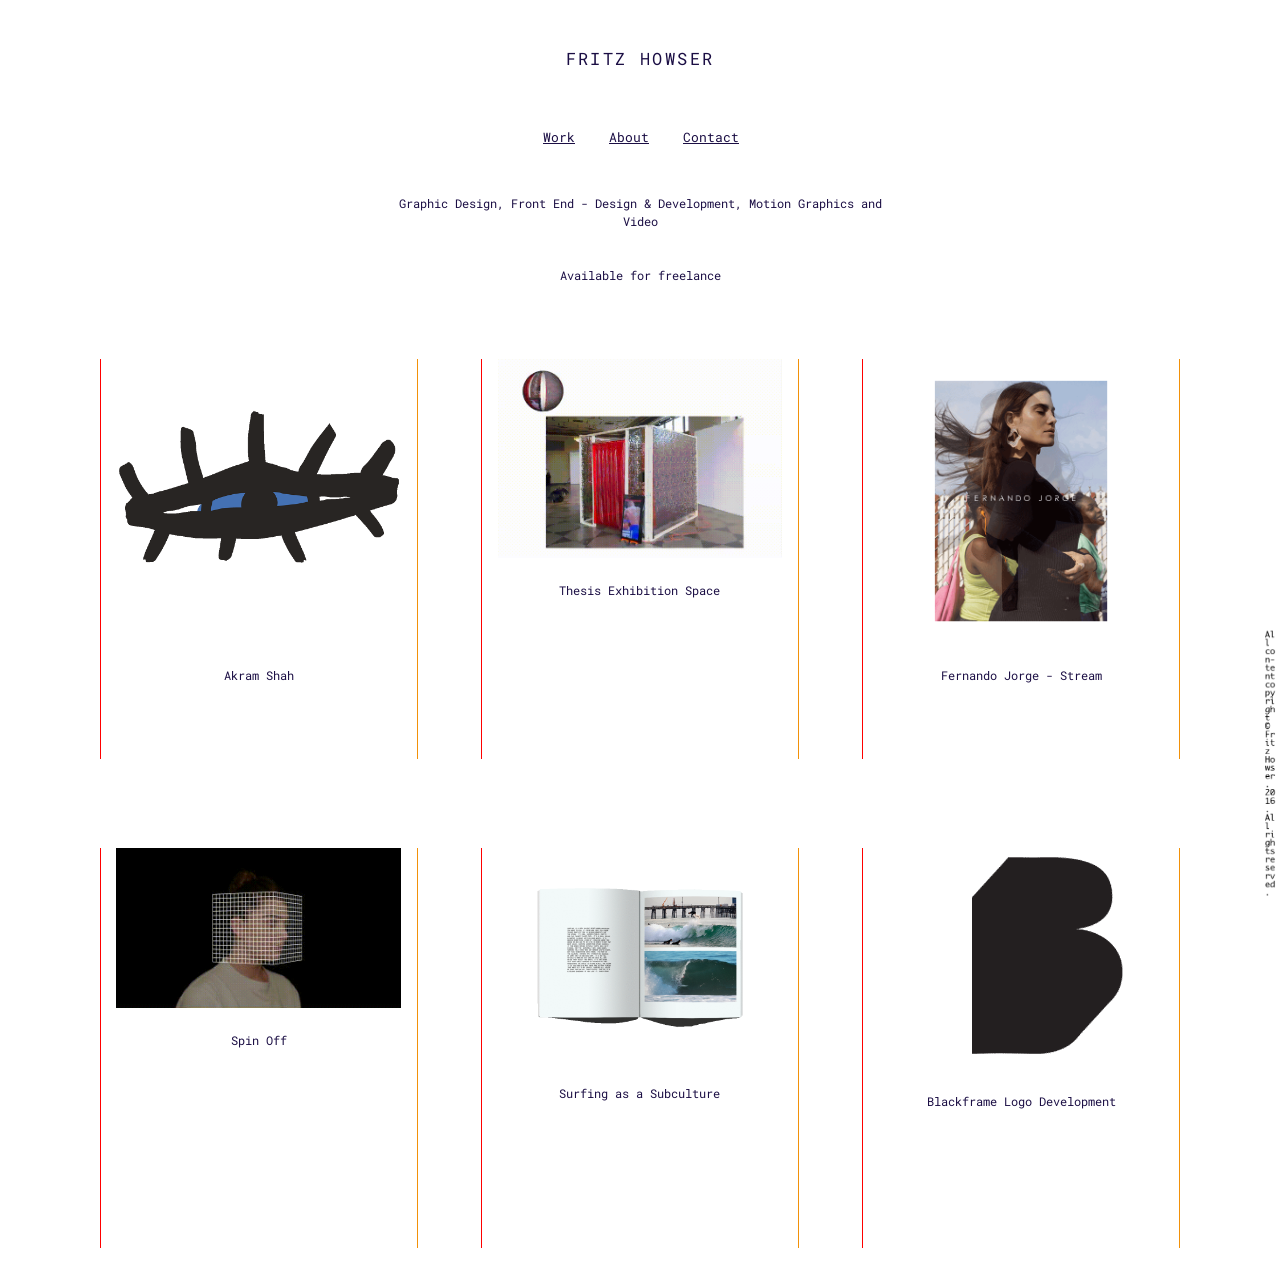
<file: index.html>
<!DOCTYPE HTML>
<html>
	<head>

		<title>WELCOME</title>

		<meta name="viewport" content="width=device-width, initial-scale=1">

	<!-- CSS -->
		<link rel="stylesheet" type="text/css" href="css/styles.css">

	<!-- GOOGLE FONT -->
		<link href='https://fonts.googleapis.com/css?family=Roboto+Mono:400,500italic,500,700' rel='stylesheet' type='text/css'>

	<!-- JQUERY PLUG -->
		<script src="https://ajax.googleapis.com/ajax/libs/jquery/3.1.0/jquery.min.js">
		</script>

	<!-- PARALLAX -->
		<script src="js/jquery.parallax.js"></script>

	<!-- CUSTOM SCRIPTS -->
		<script src="js/scripts.js"></script>
	</head>

	<body id="home">
		<div class="name type">
			<a href="index.html">
			<p>Fritz Howser</p>
			</a>
	</div>
	<div class="navigation clearfix">
			<nav class="clearfix">
				<ul>	
					<li class="nav-button nav-buttonspace work info type">
						<a href="work.html"> Work </a>
					</li>
					<li class="nav-button nav-buttonspace work info type">
						<a href="about.html"> About </a>
					</li>
					<li class="nav-button work info type">
						<a href="contact.html"> Contact </a>
					</li>	
				</ul>
			</nav>
	</div>

	<div class="welcome">
		<p>Graphic Design, Front End - Design & Development, Motion Graphics and Video</p>
		<br>
	<a href="contact.html">
		<p>Available for freelance</p>
	</a>
	</div>

	<div id="mover">
		<div id="project6" class="proj">
			<li class="layer" data-depth="1.0">
			<a href="thesis.html">
				<img src="img/projects/akram.gif">
				<p>Akram Shah</p>
			<a/>
			</li>
		</div>

		<div id="project1" class="proj">
			<li class="layer" data-depth="1.0">
			<a href="thesis.html">
				<img src="img/projects/thesis.gif">
				<p>Thesis Exhibition Space</p>
			<a/>
			</li>
		</div>
		<div id="project2" class="proj">
			<li class="layer" data-depth="1.0">
				<a href="fernando.html">
				<img src="img/projects/fernando.gif">
				<p>Fernando Jorge - Stream</p>
			</a>
			</li>
		</div>

		<div id="project3" class="proj">
			<li class="layer" data-depth="1.0">
			<a href="spinvid.html">
				<img src="img/projects/head.gif">
				<p>Spin Off</p>
			</a>
			</li>
		</div>

		<div id="project4" class="proj">
			<li class="layer" data-depth="1.0">
			<a href="surfers.html">
				<img src="img/projects/surf.gif">
				<p>Surfing as a Subculture</p>
			</a>
			</li>
		</div>

		<div id="project5" class="proj">
			<li class="layer" data-depth="1.0">
			<a href="blackframe.html">
				<img src="img/projects/bf.gif">
				<p>Blackframe Logo Development</p>
			</a>
			</li>
		</div>


		<div class="copyright">
			<img src="img/copyright.png">
		</div>

	</div>

	</body>
</html>
</file>
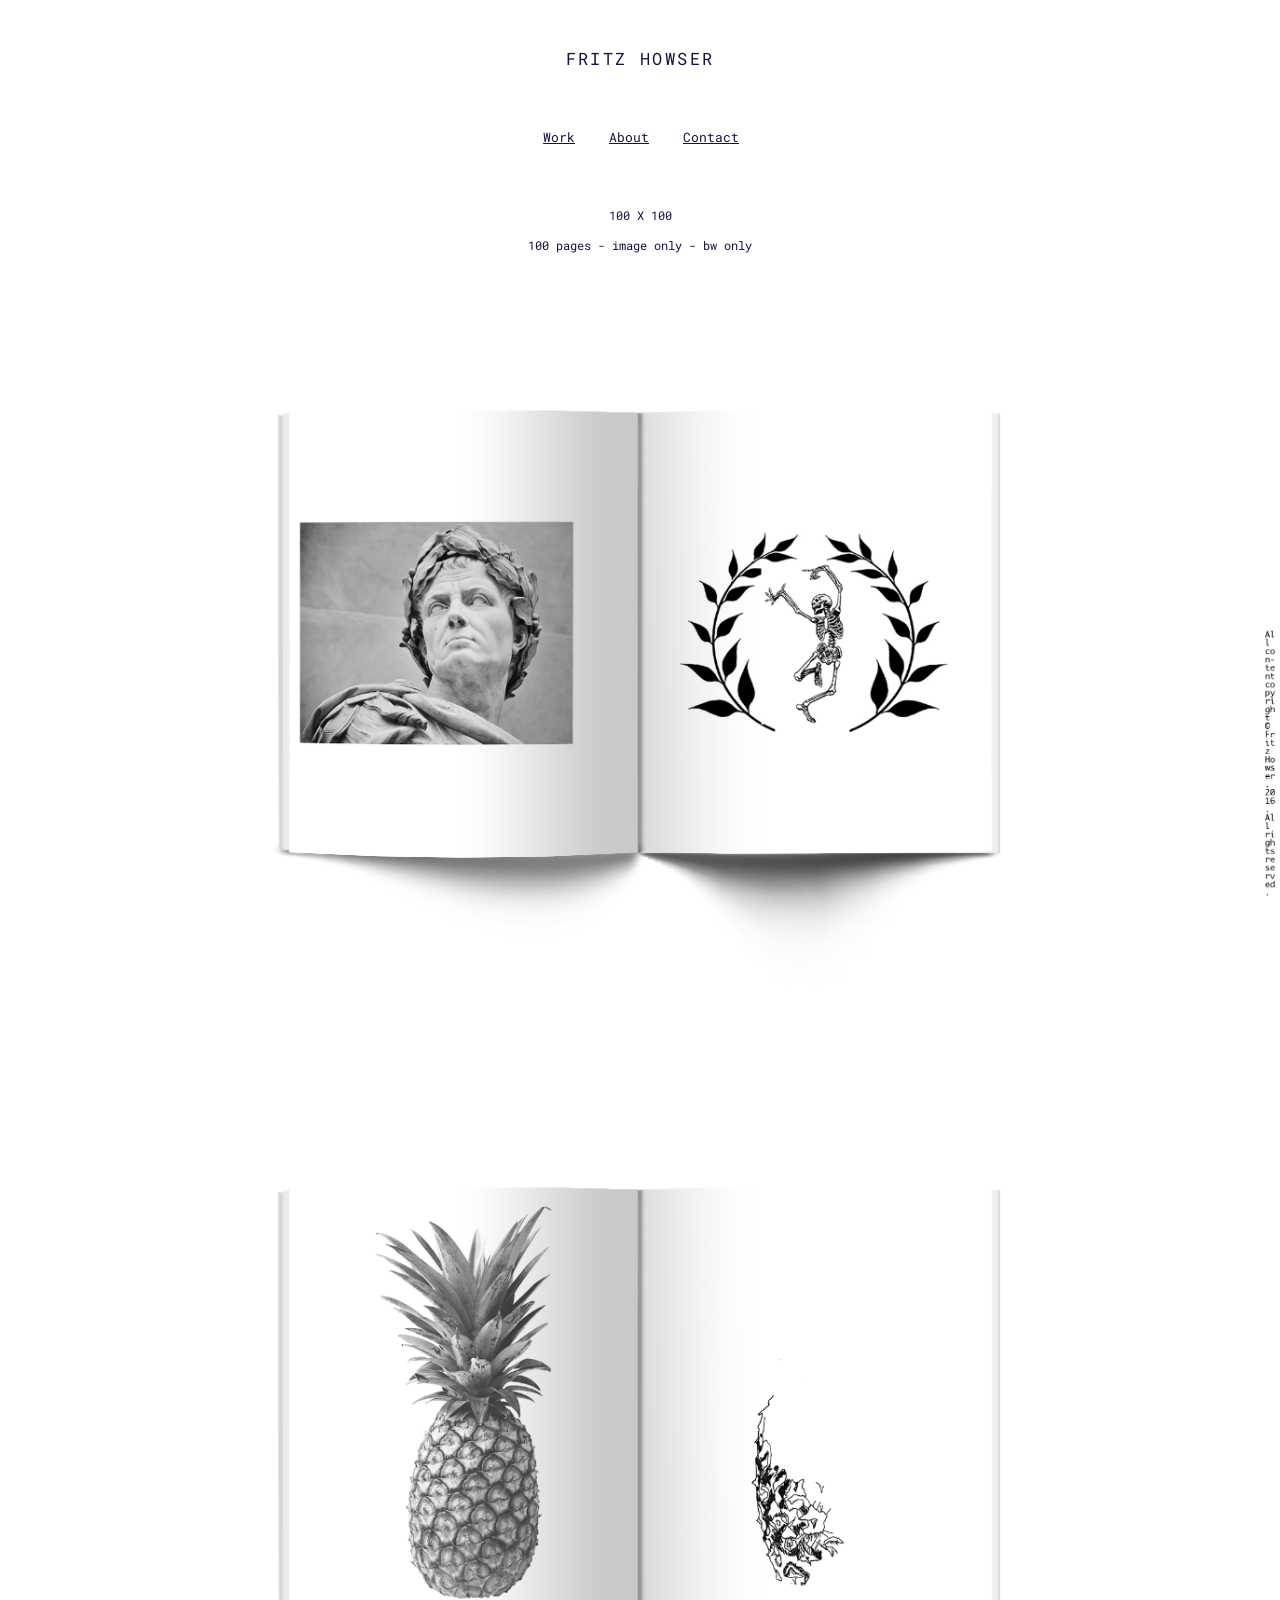
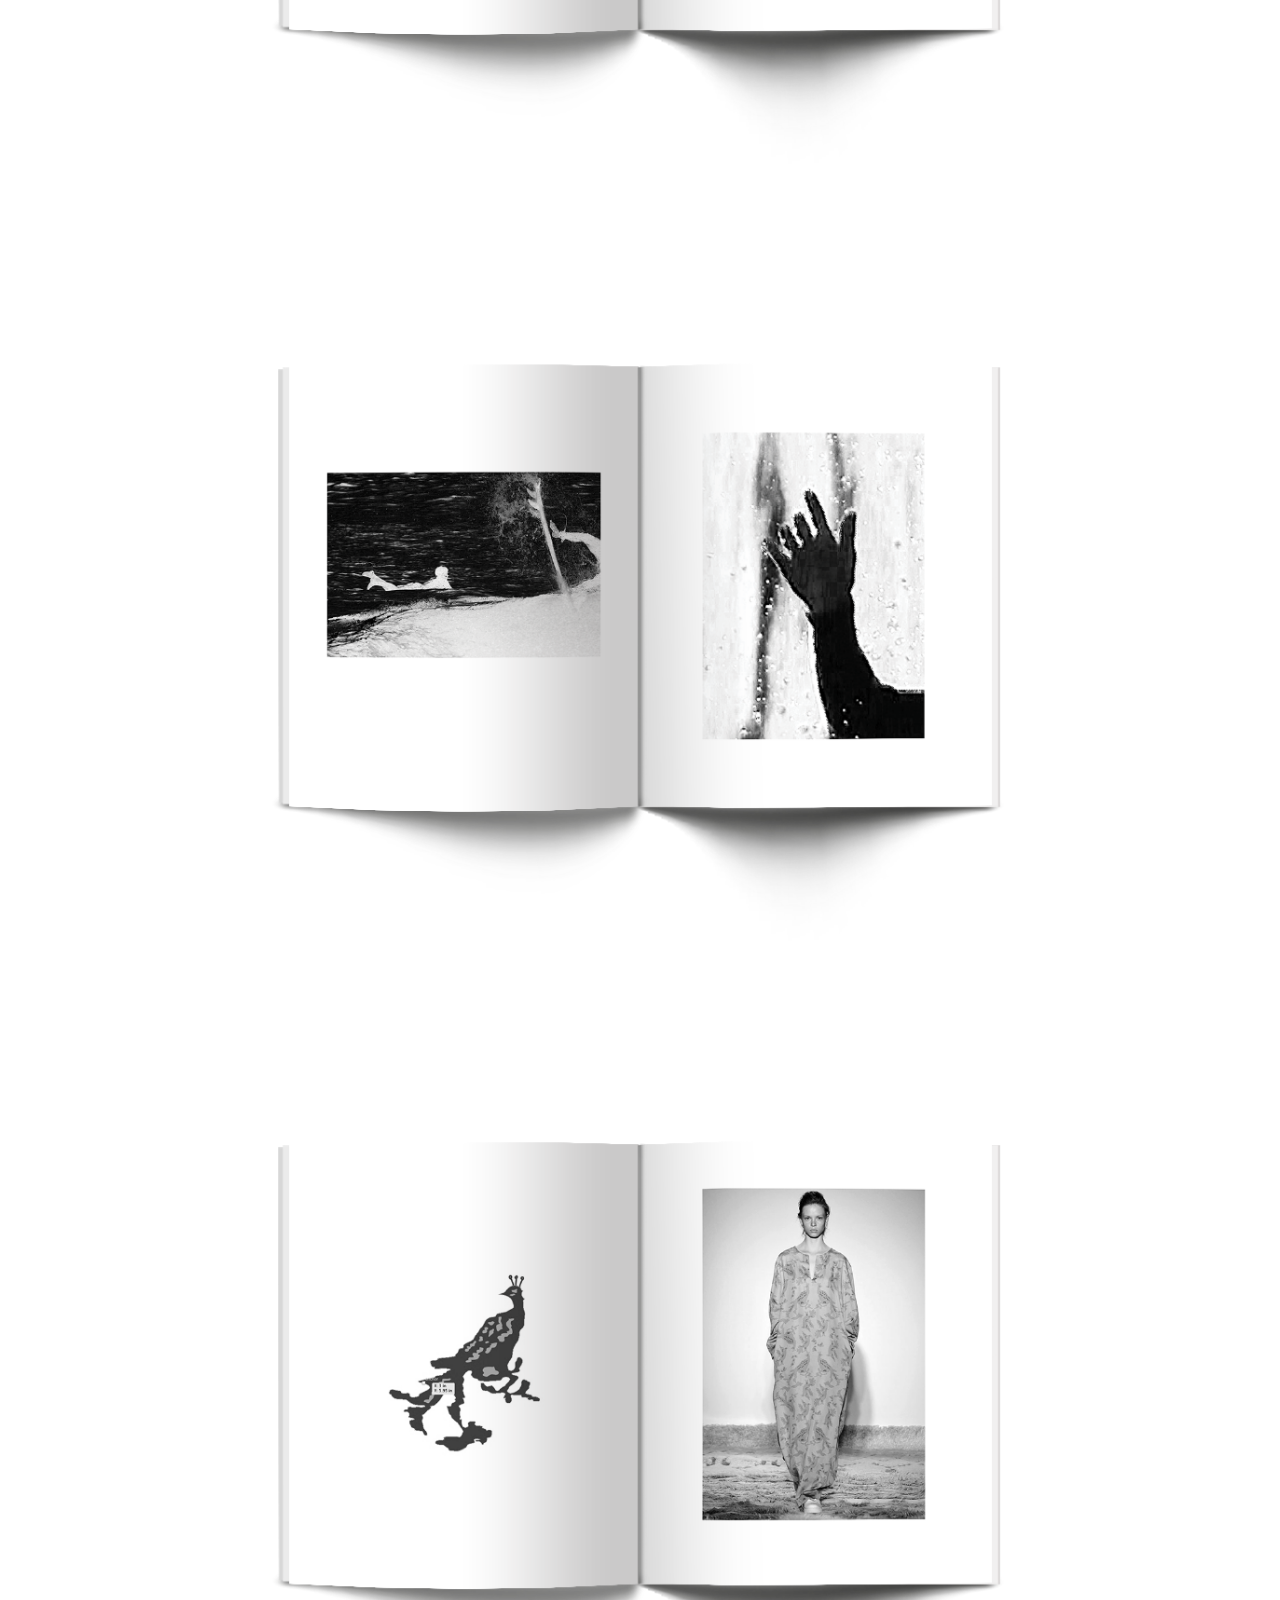
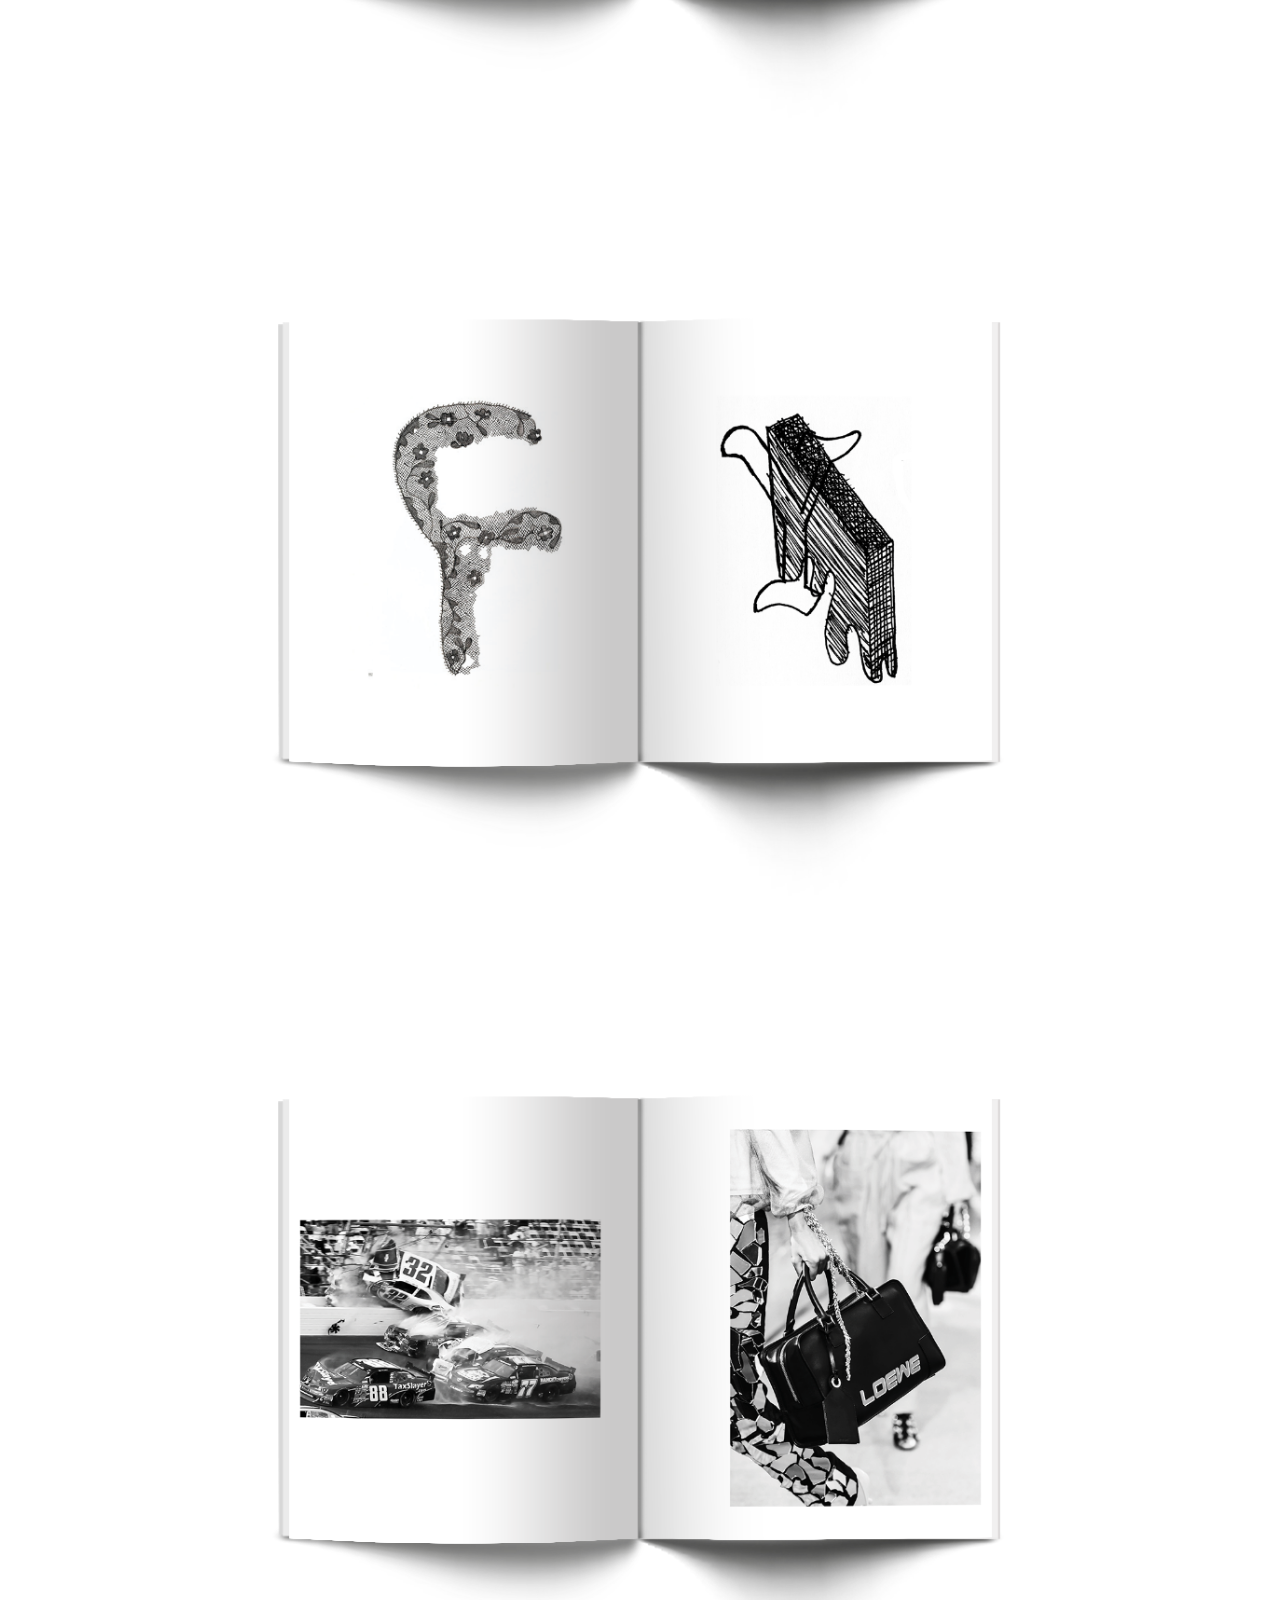
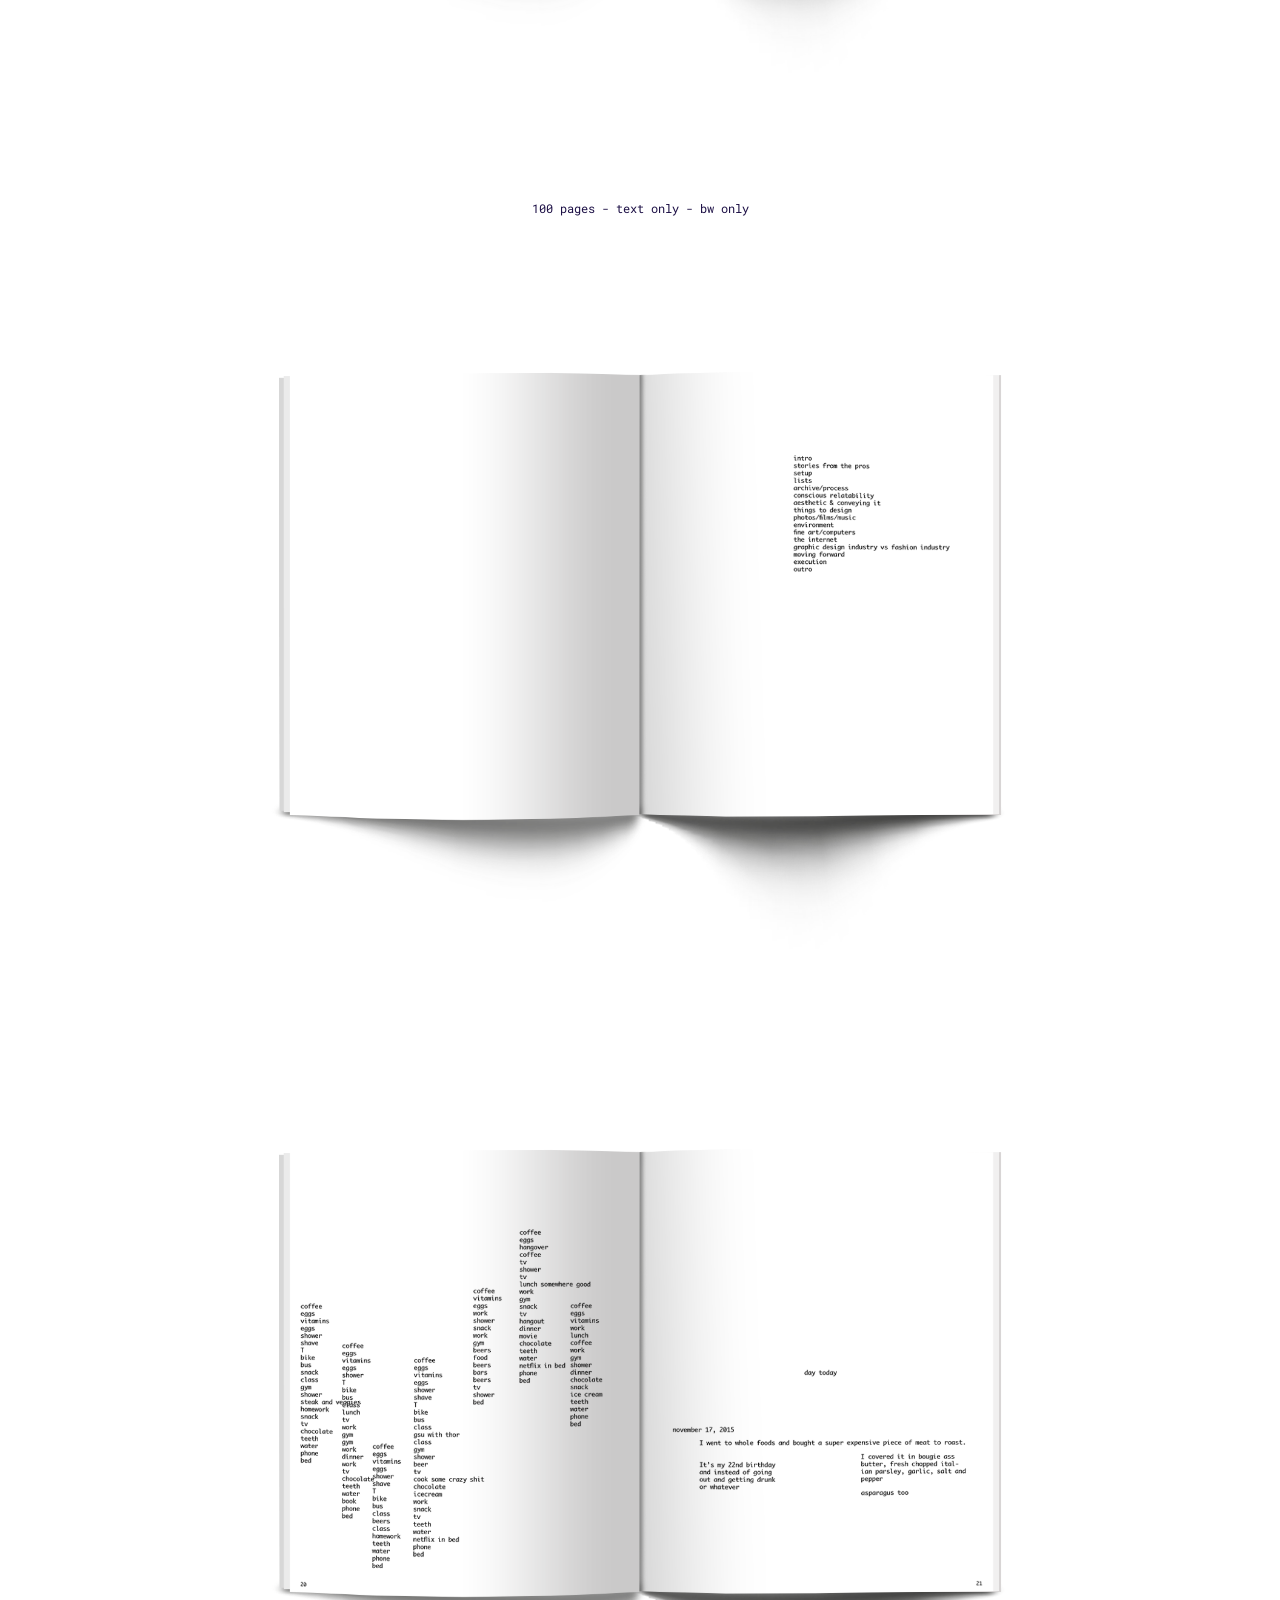
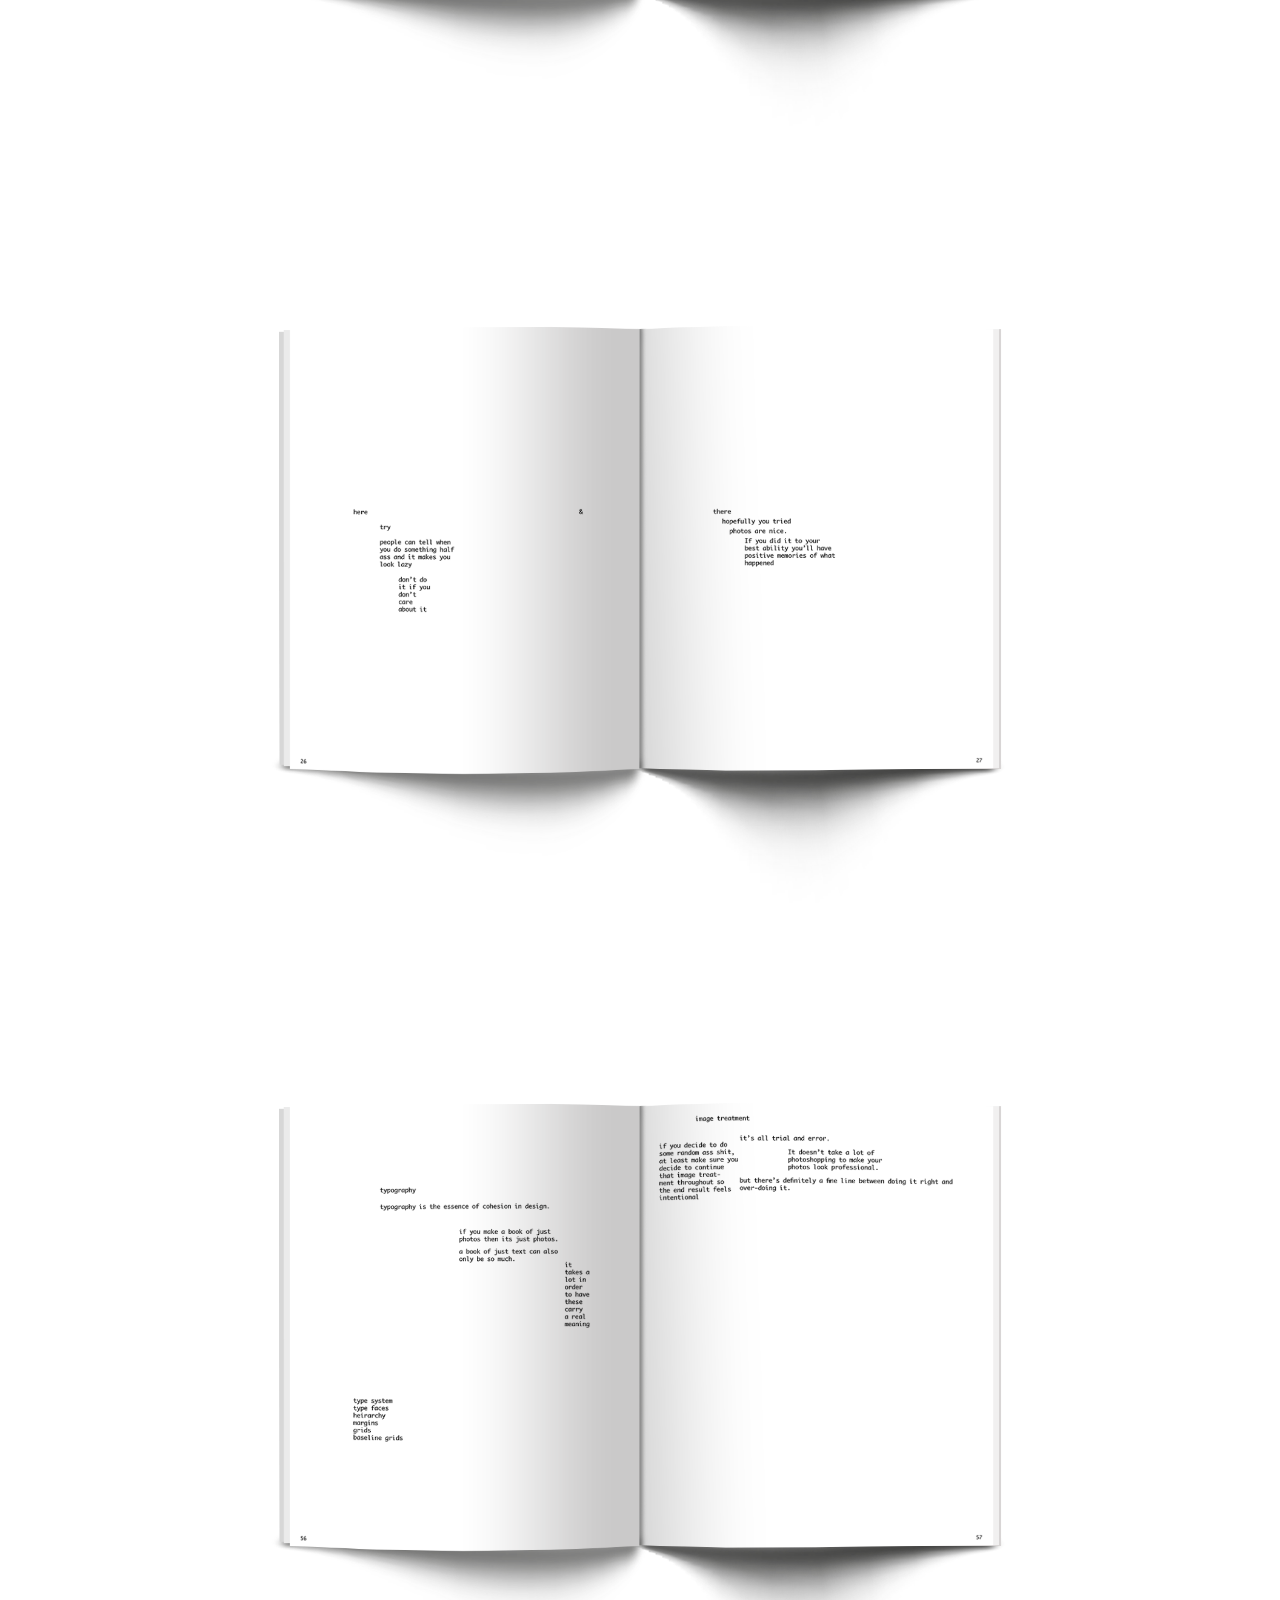
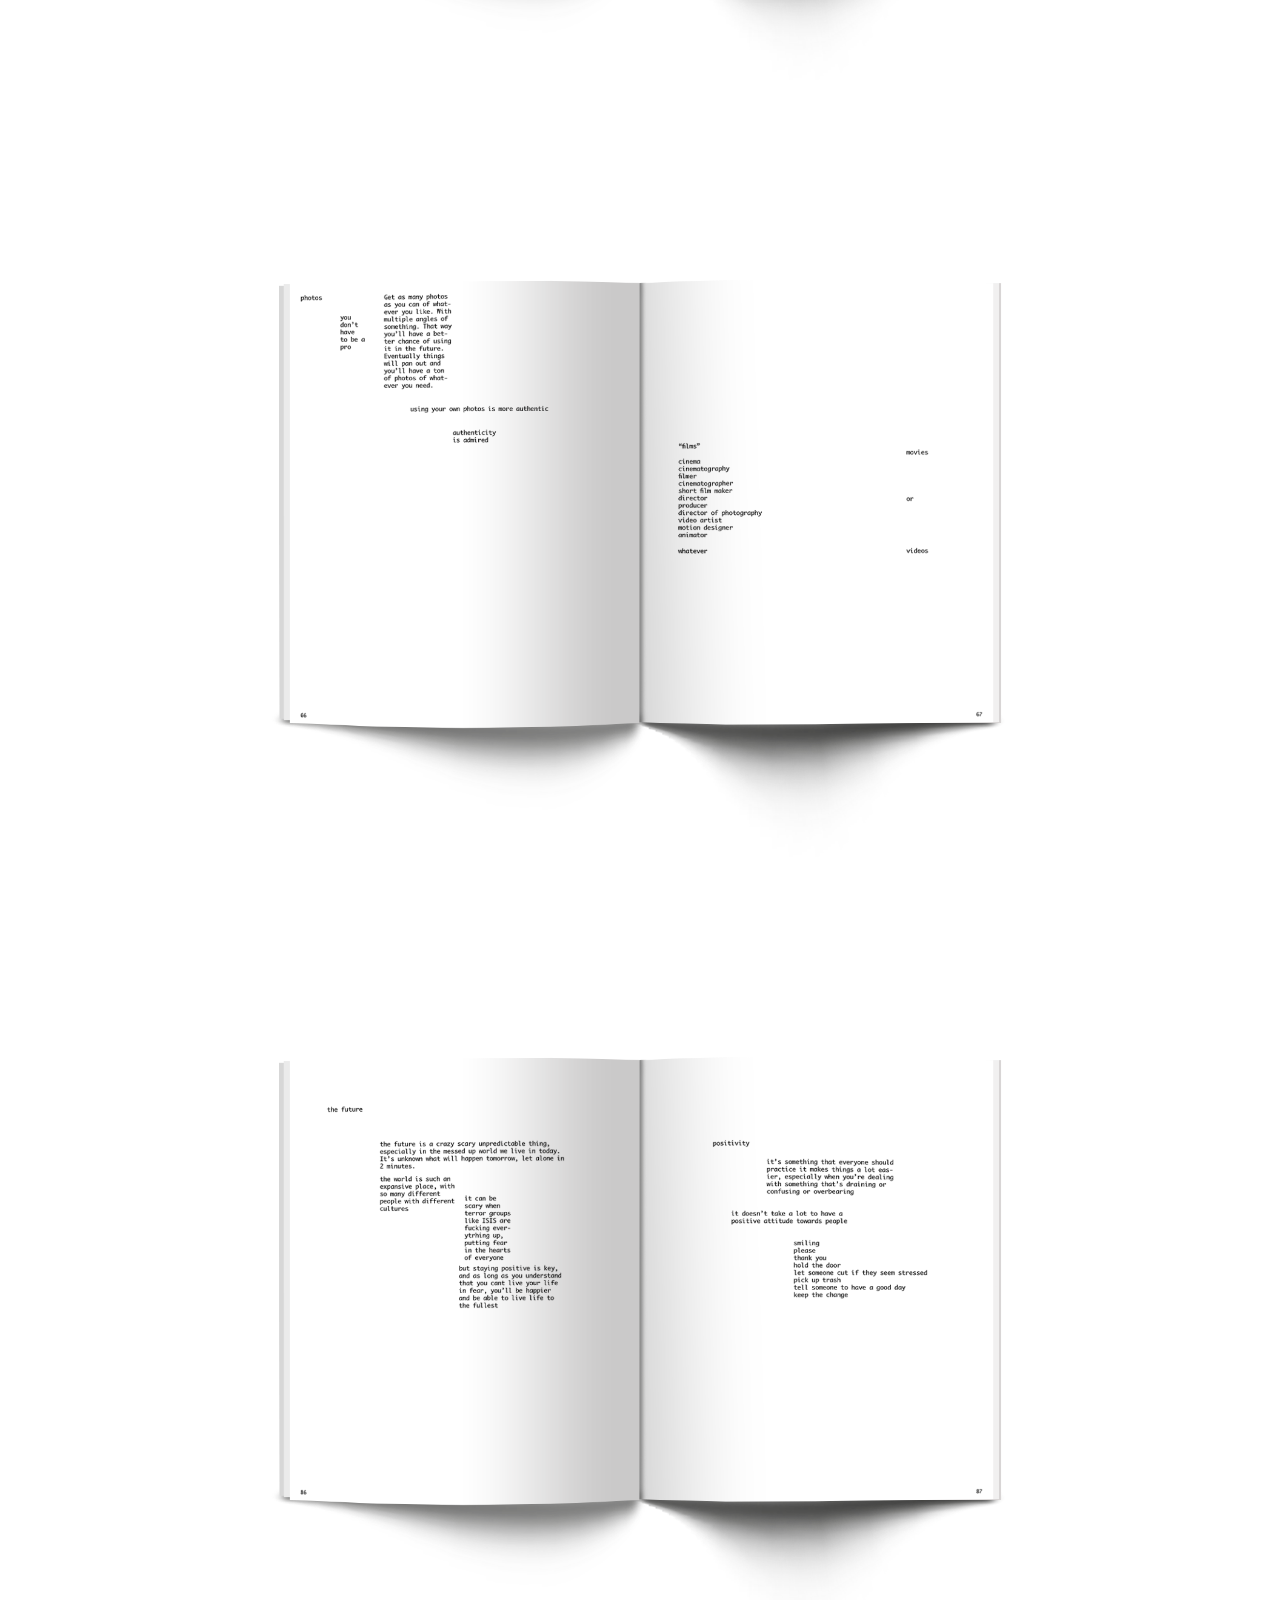
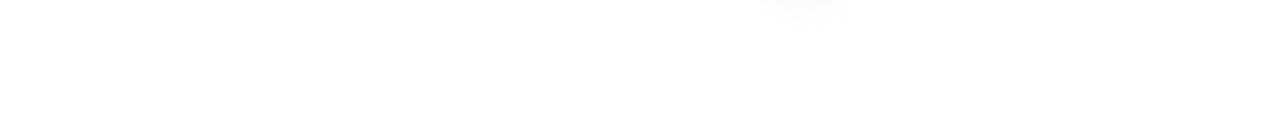
<file: 100.html>
<!DOCTYPE HTML>
<html>
	<head>

		<title>100X100</title>

		<meta name="viewport" content="width=device-width, initial-scale=1">

	<!-- CSS -->
		<link rel="stylesheet" type="text/css" href="css/styles.css">

	<!-- GOOGLE FONT -->
		<link href='https://fonts.googleapis.com/css?family=Roboto+Mono:400,500italic,500,700' rel='stylesheet' type='text/css'>

	<!-- JQUERY PLUG -->
		<script src="https://ajax.googleapis.com/ajax/libs/jquery/3.1.0/jquery.min.js">
		</script>

	<!-- PARALLAX -->
		<script src="js/jquery.parallax.js"></script>

	<!-- CUSTOM SCRIPTS -->
		<script src="js/scripts.js"></script>
	</head>
	<body id="100books">

		<div class="name type">
			<a href="index.html">
			<p>Fritz Howser</p>
			</a>
	</div>
	<div class="navigation clearfix">
			<nav class="clearfix">
				<ul>	
					<li class="nav-button nav-buttonspace work info type">
						<a href="work.html"> Work </a>
					</li>
					<li class="nav-button nav-buttonspace work info type">
						<a href="about.html"> About </a>
					</li>
					<li class="nav-button work info type">
						<a href="contact.html"> Contact </a>
					</li>	
				</ul>
			</nav>
	</div>
	<div class="container clearfix">

		<div class="description">
				<p>100 X 100
				</p>
				<br>
				<p>100 pages - image only - bw only
				</p>
		</div>

		<div class="content">
			<img src="img/100/2.png">
		</div>
		<div class="content">
			<img src="img/100/3.png">
		</div>
		<div class="content">
			<img src="img/100/4.png">
		</div>
		<div class="content">
			<img src="img/100/5.png">
		</div>
		<div class="content">
			<img src="img/100/6.png">
		</div>
		<div class="content">
			<img src="img/100/7.png">
		</div>

		<div class="description">
		<br>
				<p>100 pages - text only - bw only
				</p>
		</div>

		<div class="content">
			<img src="img/100/8.png">
		</div>
		<div class="content">
			<img src="img/100/9.png">
		</div>
		<div class="content">
			<img src="img/100/10.png">
		</div>
		<div class="content">
			<img src="img/100/11.png">
		</div>
		<div class="content">
			<img src="img/100/12.png">
		</div>
		<div class="content">
			<img src="img/100/13.png">
		</div>
		
	</div>

	<div class="copyright">
			<img src="img/copyright.png">
	</div>

	</body>
</html>
</file>
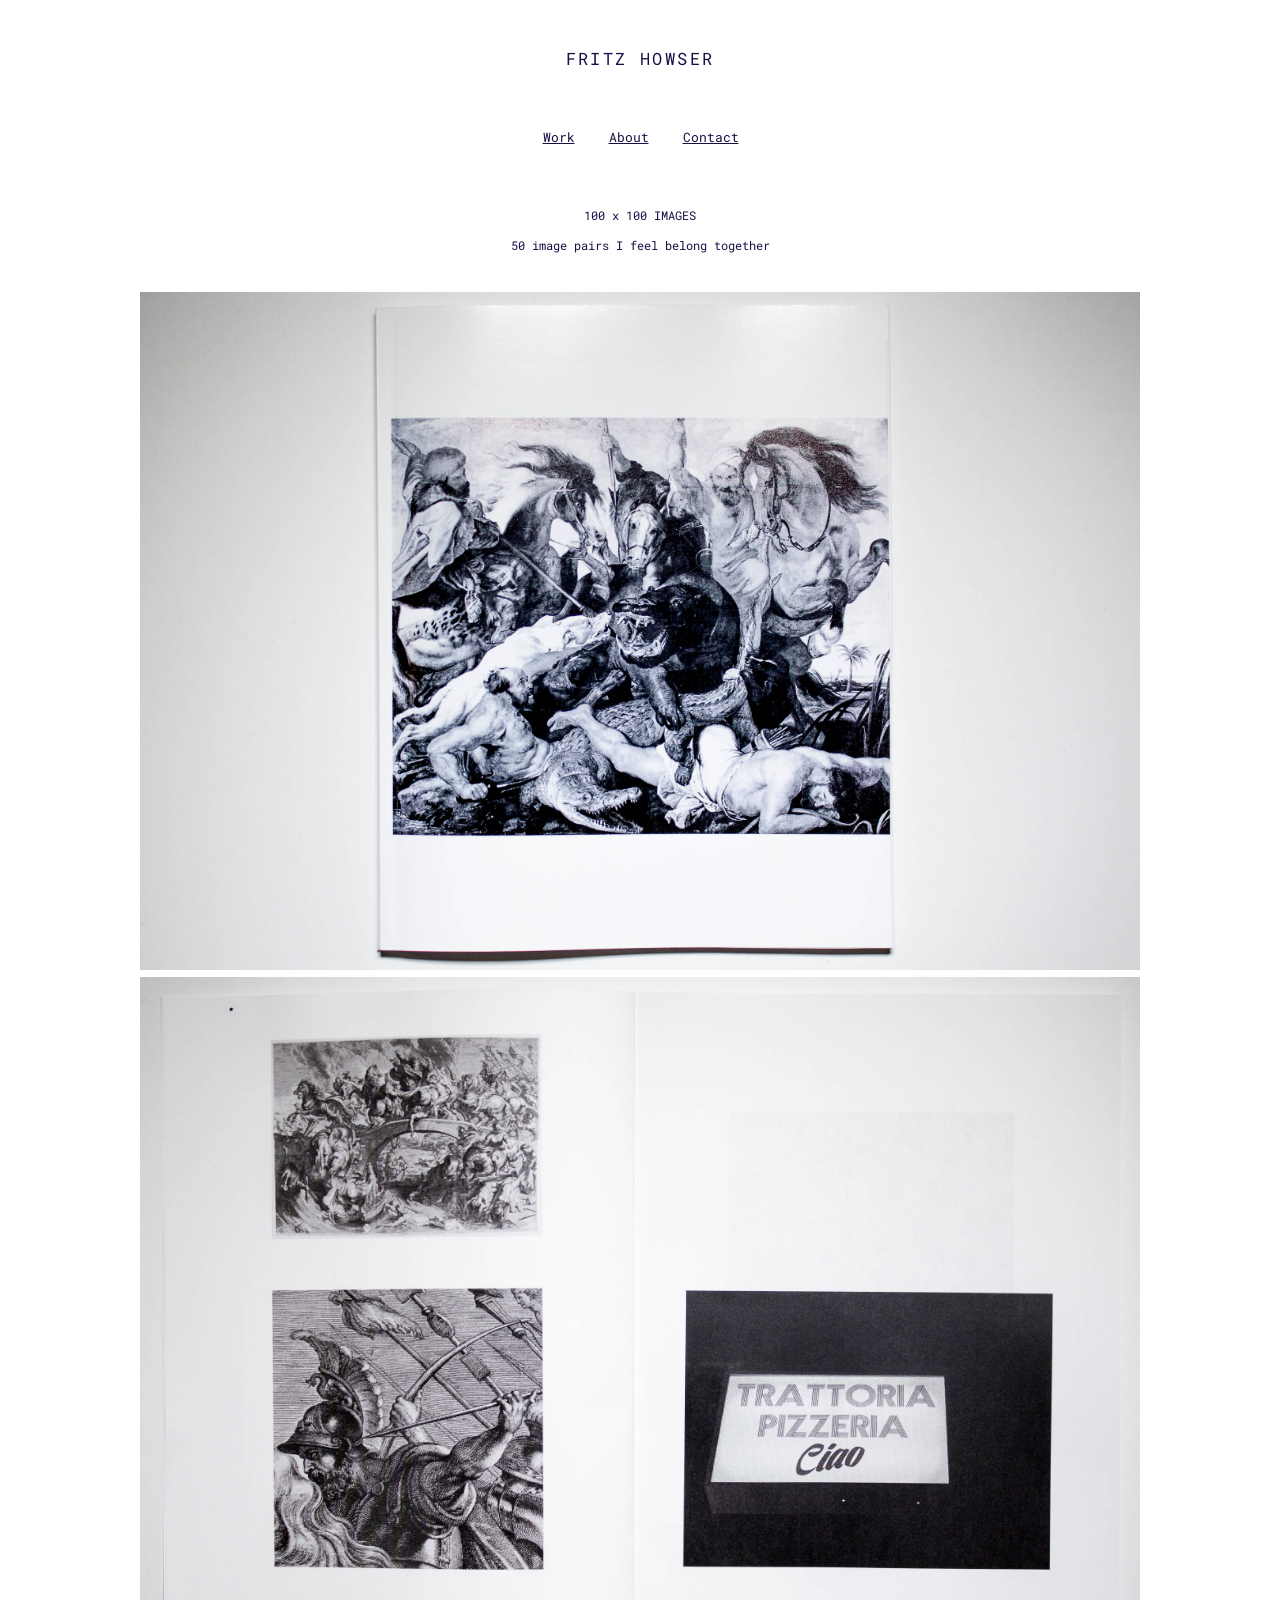
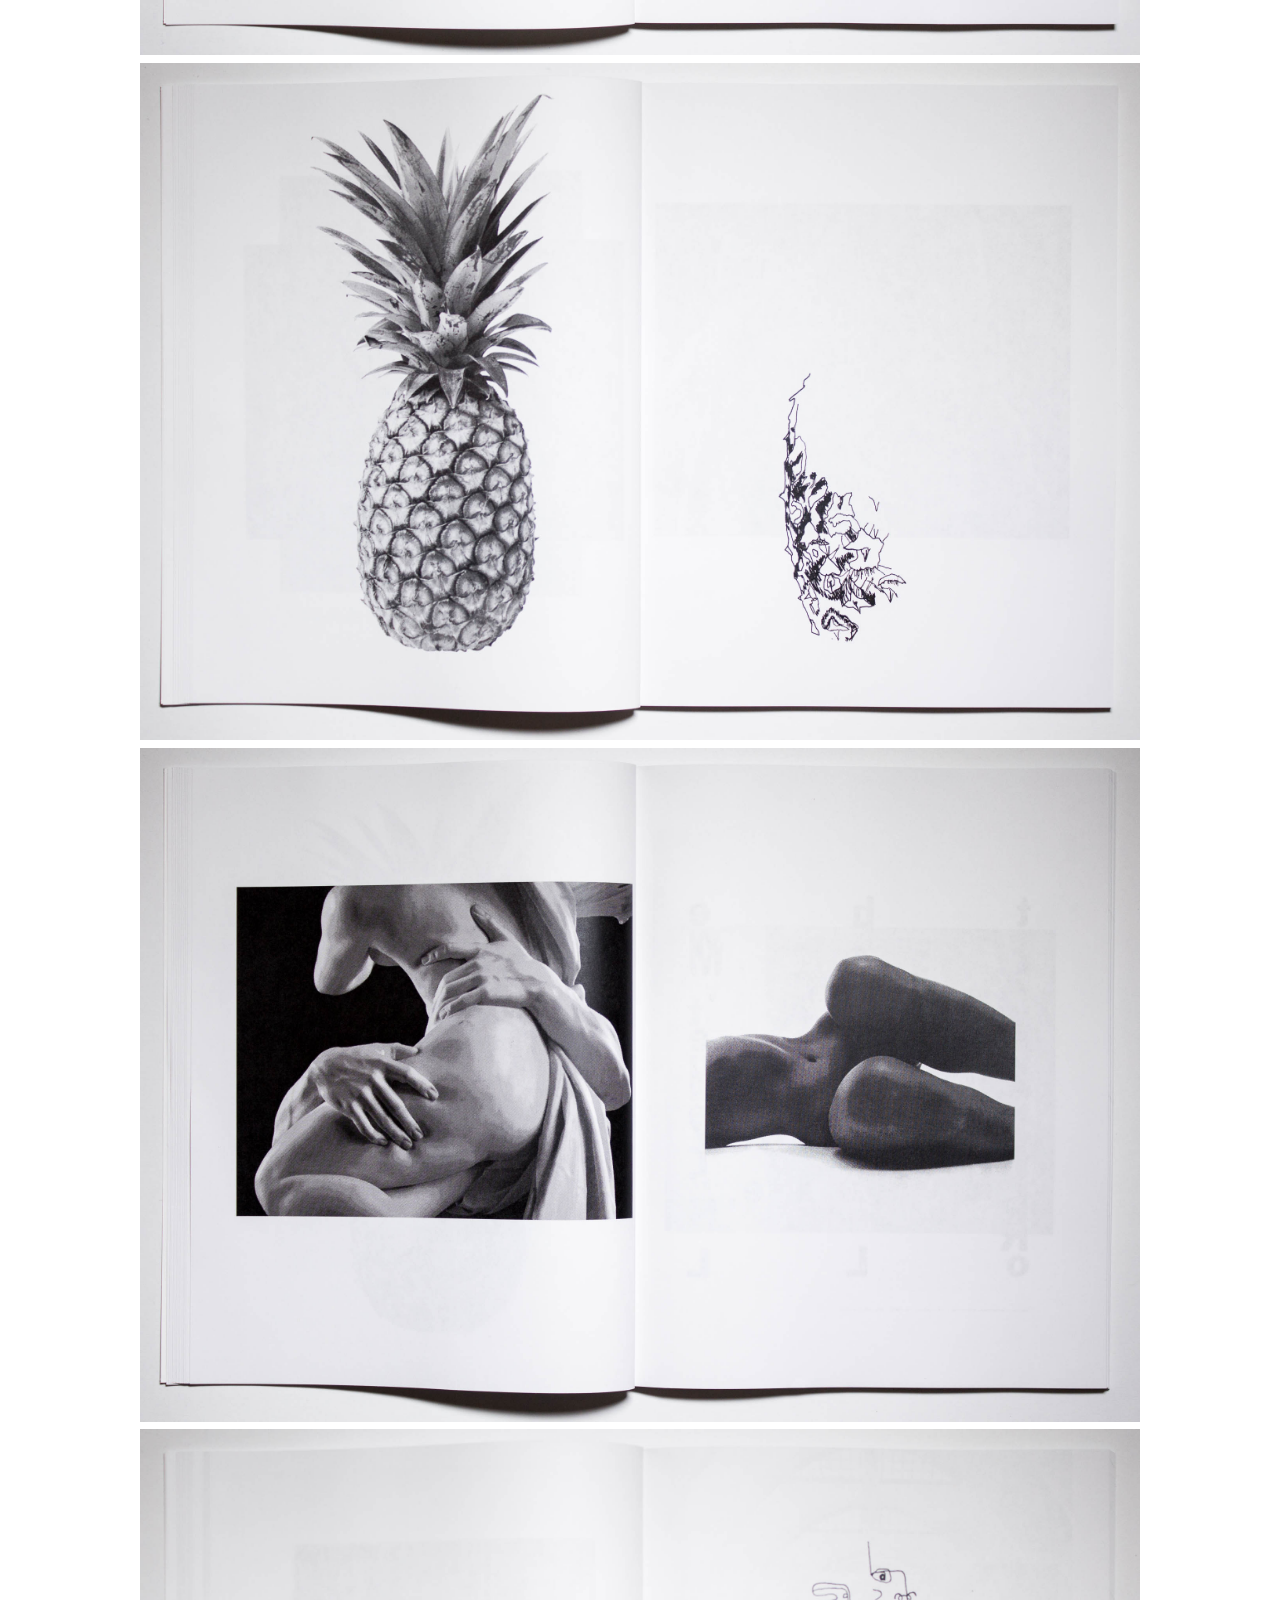
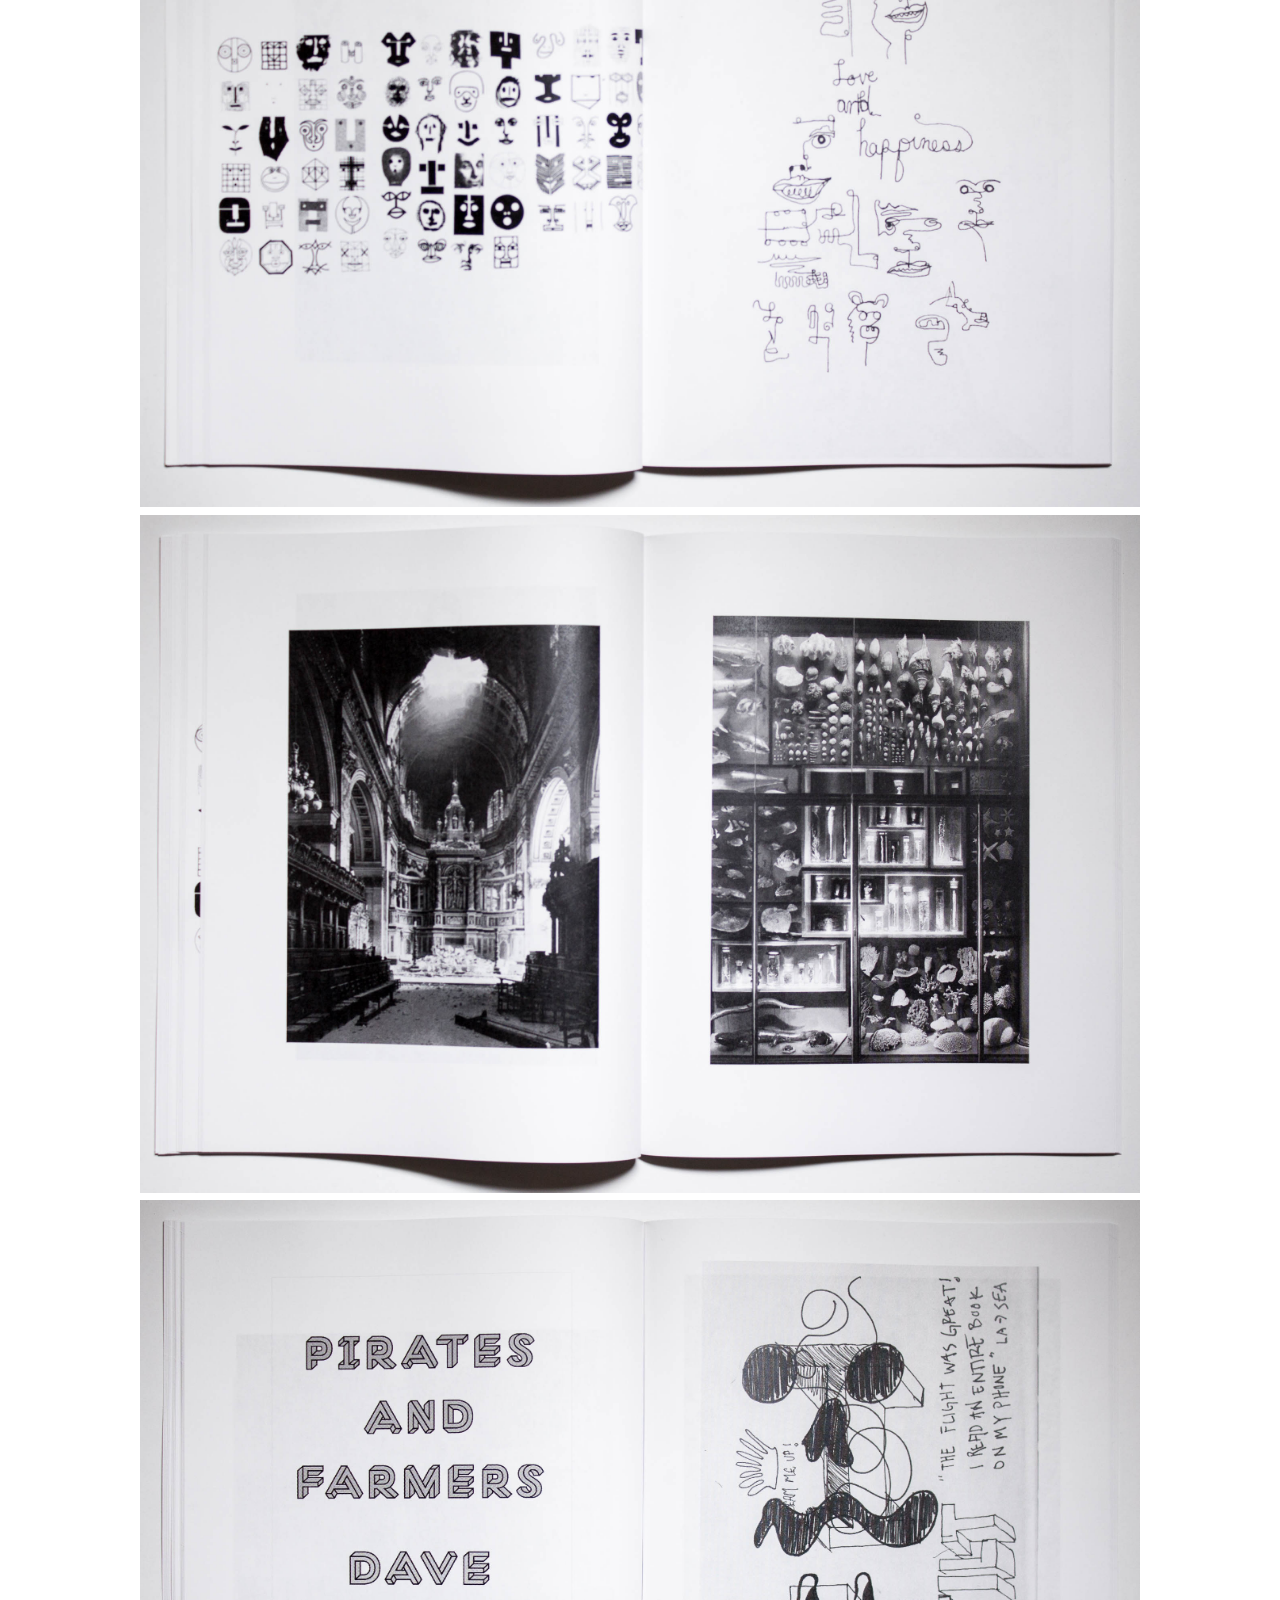
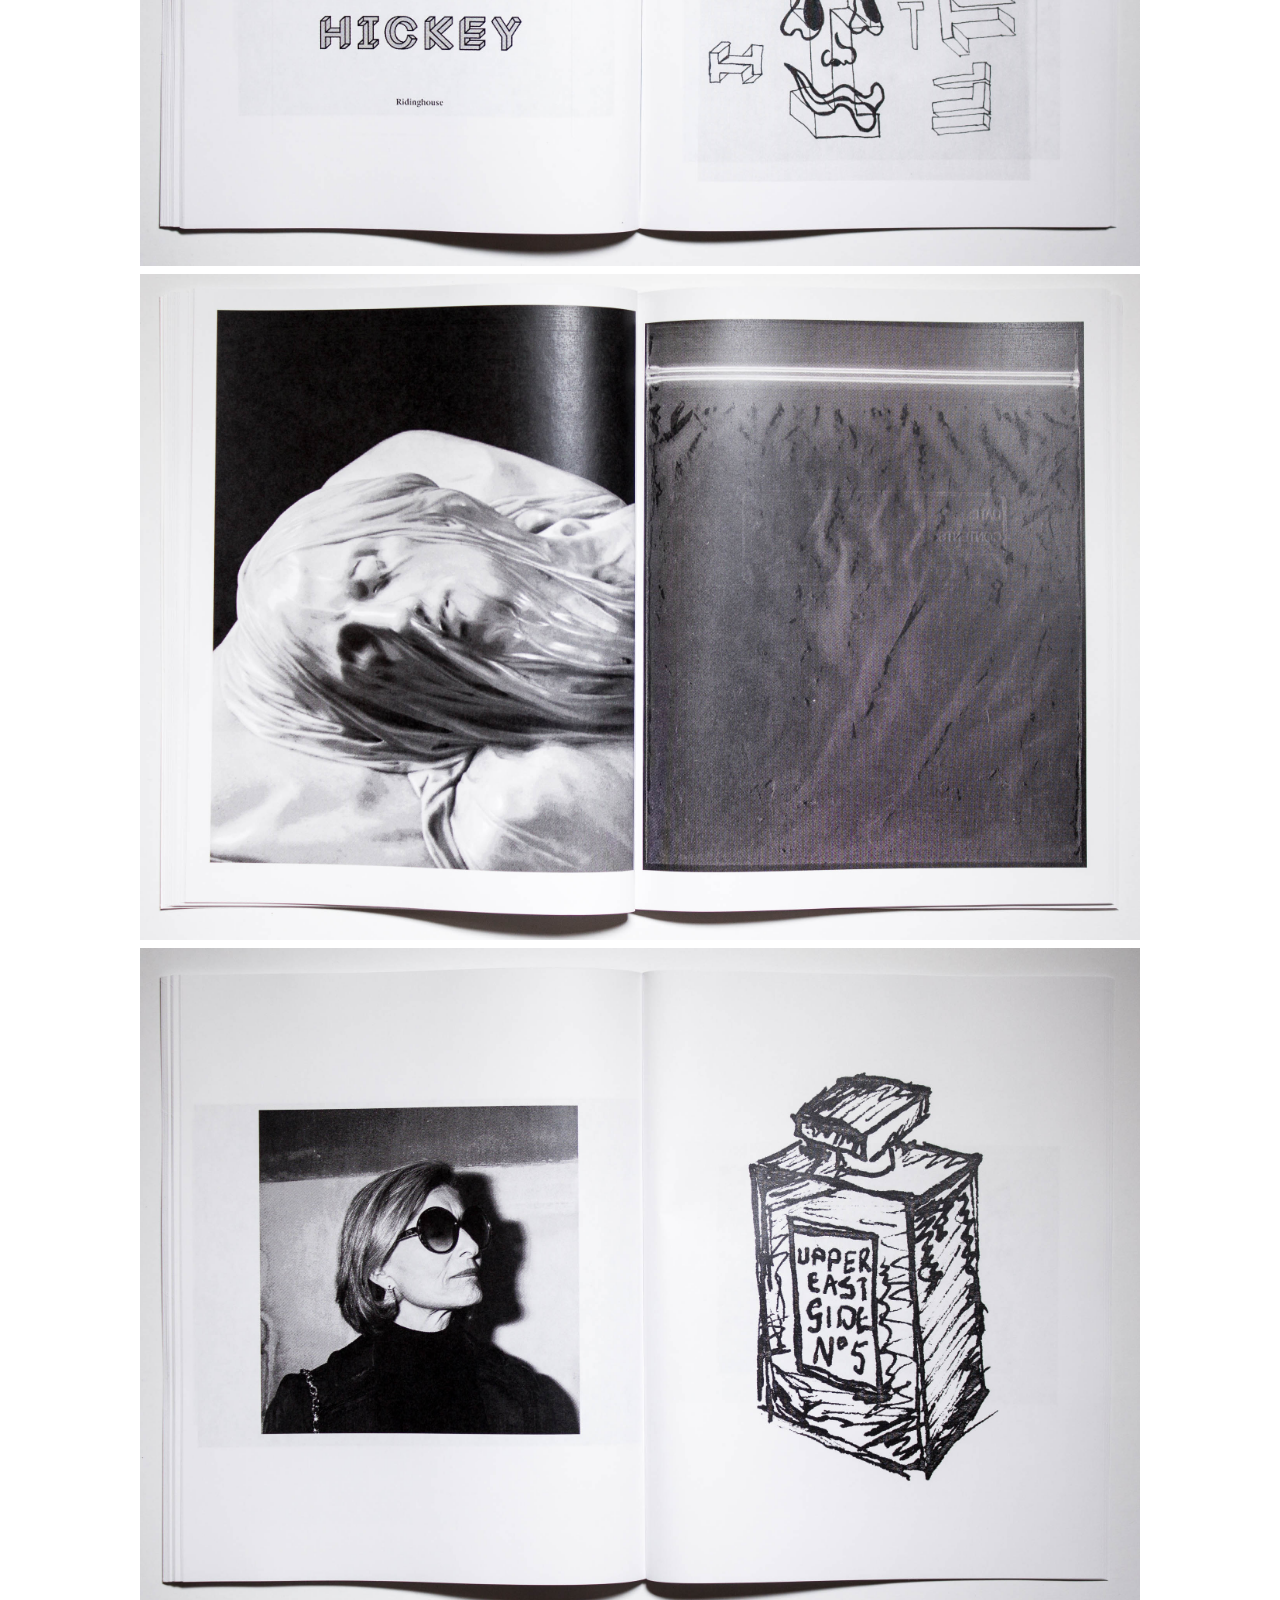
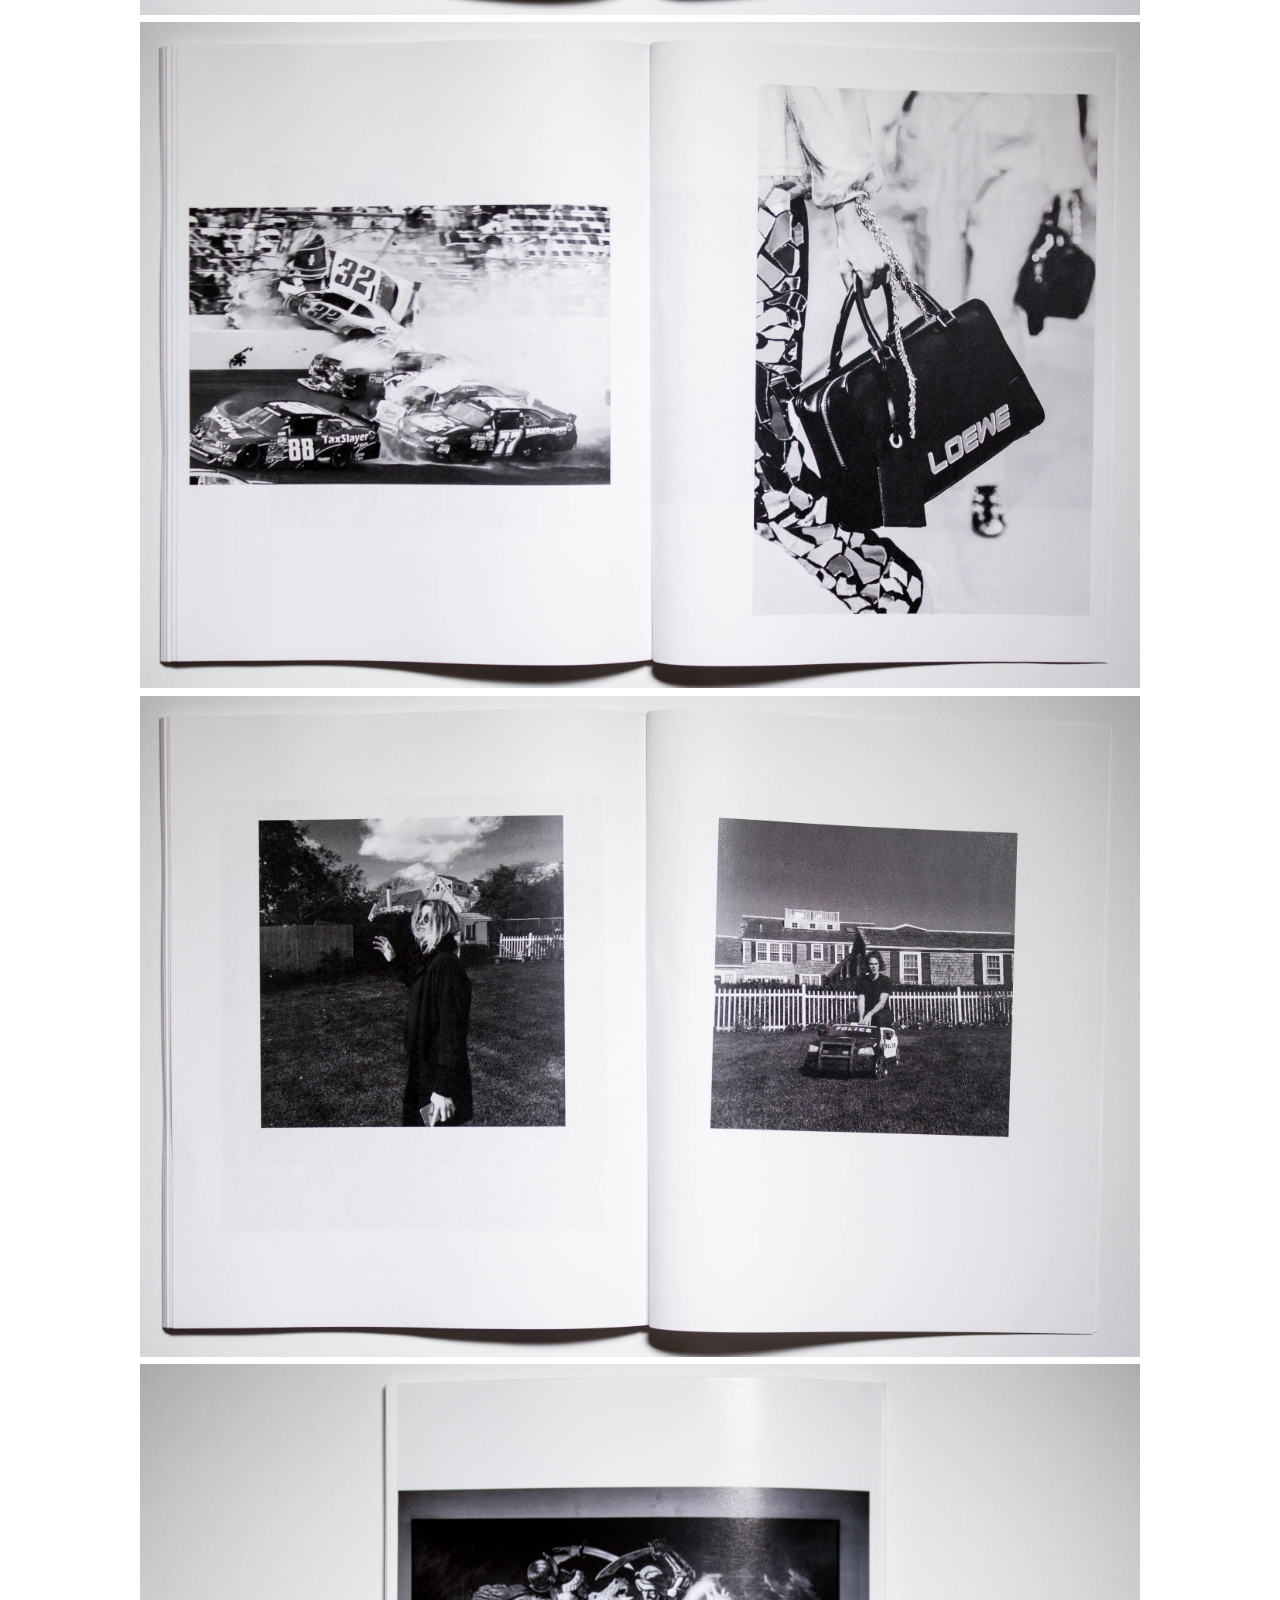
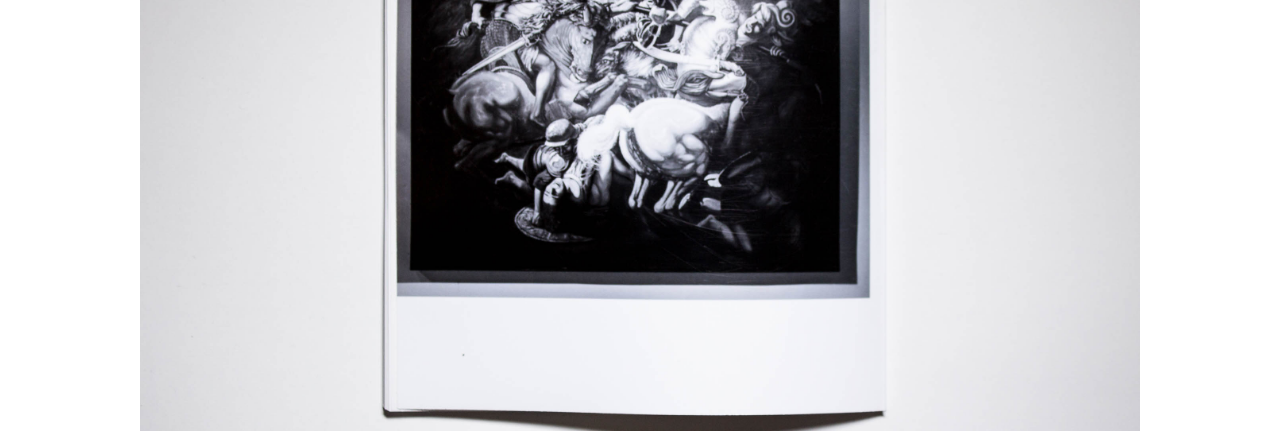
<file: 100image.html>
<!DOCTYPE HTML>
<html>
<head>
		<meta name="viewport" content="width=device-width, initial-scale=1">

	<!-- CSS -->
		<link rel="stylesheet" type="text/css" href="css/styles.css">

	<!-- GOOGLE FONT -->
		<link href='https://fonts.googleapis.com/css?family=Roboto+Mono:400,500italic,500,700' rel='stylesheet' type='text/css'>

	<!-- JQUERY PLUG -->
		<script src="https://ajax.googleapis.com/ajax/libs/jquery/3.1.0/jquery.min.js">
		</script>

	<!-- PARALLAX -->
		<script src="js/jquery.parallax.js"></script>

	<!-- CUSTOM SCRIPTS -->
		<script src="js/scripts.js"></script>
	</head>

<body id="i100">

	<div class="name type">
			<a href="index.html">
			<p>Fritz Howser</p>
			</a>
	</div>
	<div class="navigation clearfix">
			<nav class="clearfix">
				<ul>	
					<li class="nav-button nav-buttonspace work info type">
						<a href="work.html"> Work </a>
					</li>
					<li class="nav-button nav-buttonspace work info type">
						<a href="about.html"> About </a>
					</li>
					<li class="nav-button work info type">
						<a href="contact.html"> Contact </a>
					</li>	
				</ul>
			</nav>
	</div>

	<div class="container clearfix">

		<div class="description">
				<p>100 x 100 IMAGES</p>
				<br>
				<p>50 image pairs I feel belong together</p>
		</div>

		<div class="content">
			<img src="img/100image/1.jpg">
		</div>
		<div class="content">
			<img src="img/100image/2.jpg">
		</div>
		<div class="content">
			<img src="img/100image/3.jpg">
		</div>
		<div class="content">
			<img src="img/100image/4.jpg">
		</div>
		<div class="content">
			<img src="img/100image/5.jpg">
		</div>
		<div class="content">
			<img src="img/100image/6.jpg">
		</div>
		<div class="content">
			<img src="img/100image/7.jpg">
		</div>
		<div class="content">
			<img src="img/100image/8.jpg">
		</div>
		<div class="content">
			<img src="img/100image/9.jpg">
		</div>
		<div class="content">
			<img src="img/100image/10.jpg">
		</div>
		<div class="content">
			<img src="img/100image/11.jpg">
		</div>
		<div class="content">
			<img src="img/100image/12.jpg">
		</div>	
	</div>

</body>

</html>
</file>
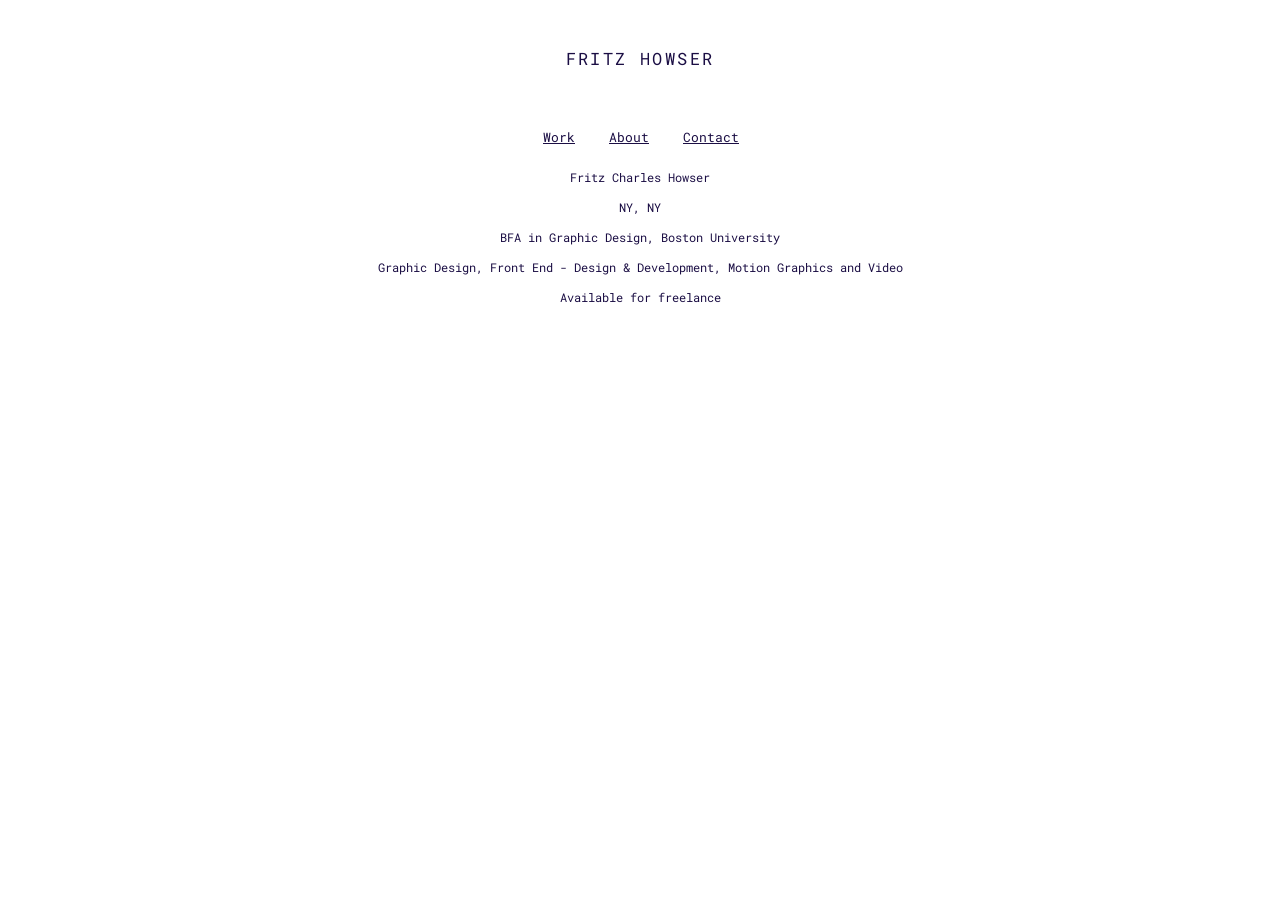
<file: about.html>
<!DOCTYPE HTML>
<html>
<head>
		<meta name="viewport" content="width=device-width, initial-scale=1">

	<!-- CSS -->
		<link rel="stylesheet" type="text/css" href="css/styles.css">

	<!-- GOOGLE FONT -->
		<link href='https://fonts.googleapis.com/css?family=Roboto+Mono:400,500italic,500,700' rel='stylesheet' type='text/css'>

	<!-- JQUERY PLUG -->
		<script src="https://ajax.googleapis.com/ajax/libs/jquery/3.1.0/jquery.min.js">
		</script>

	<!-- PARALLAX -->
		<script src="js/jquery.parallax.js"></script>

	<!-- CUSTOM SCRIPTS -->
		<script src="js/scripts.js"></script>
	</head>

<body id="about">

	<div class="name type">
			<a href="index.html">
			<p>Fritz Howser</p>
			</a>
	</div>
	<div class="navigation clearfix">
			<nav class="clearfix">
				<ul>	
					<li class="nav-button nav-buttonspace work info type">
						<a href="work.html"> Work </a>
					</li>
					<li class="nav-button nav-buttonspace work info type">
						<a href="about.html"> About </a>
					</li>
					<li class="nav-button work info type">
						<a href="contact.html"> Contact </a>
					</li>	
				</ul>
			</nav>
	</div>

	<div class="container">
		<div class="description">
			<p>Fritz Charles Howser</p>
			<br>
			<p>NY, NY</p>
			<br>
			<p>BFA in Graphic Design, Boston University</p>
			<br>
			<p>Graphic Design, Front End - Design & Development, Motion Graphics and Video
			</p>
			<br>
			<p>Available for freelance</p>
			<br>
			
		<div>
	<div>


</body>

</html>
</file>
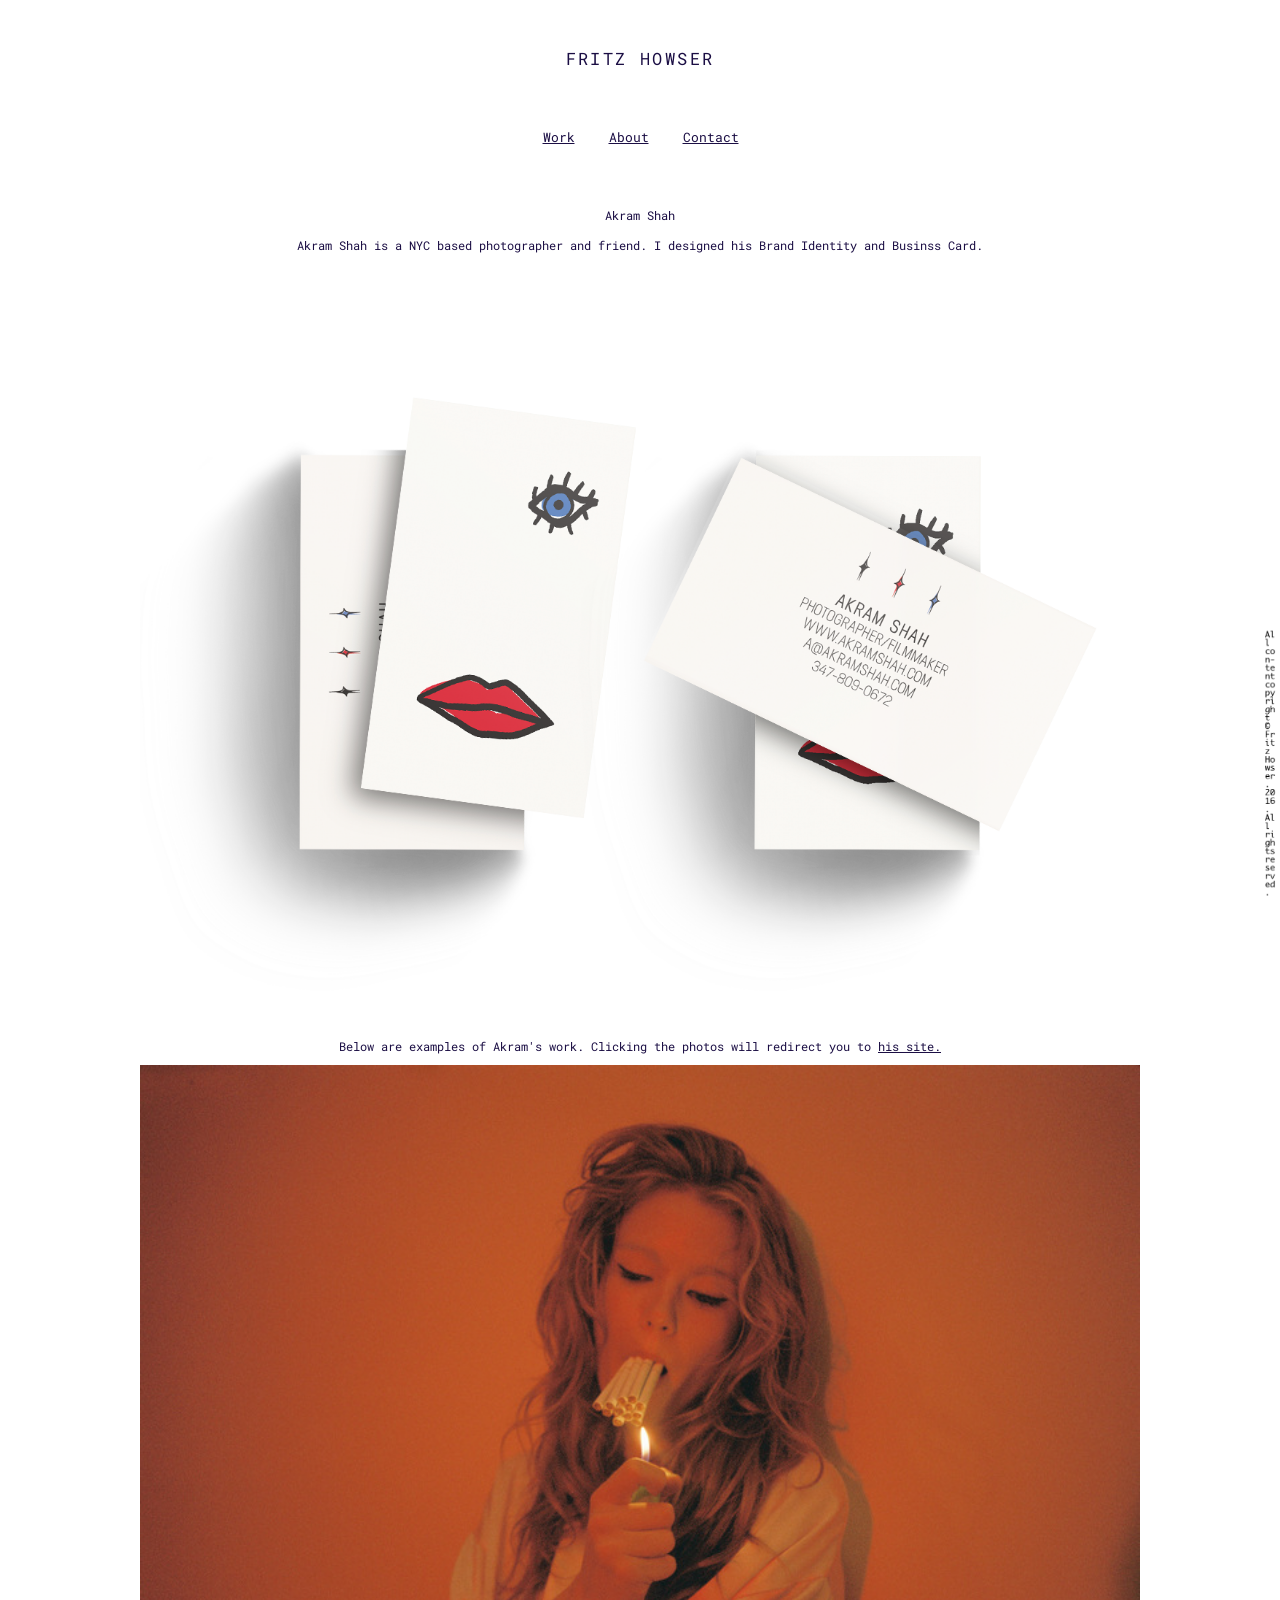
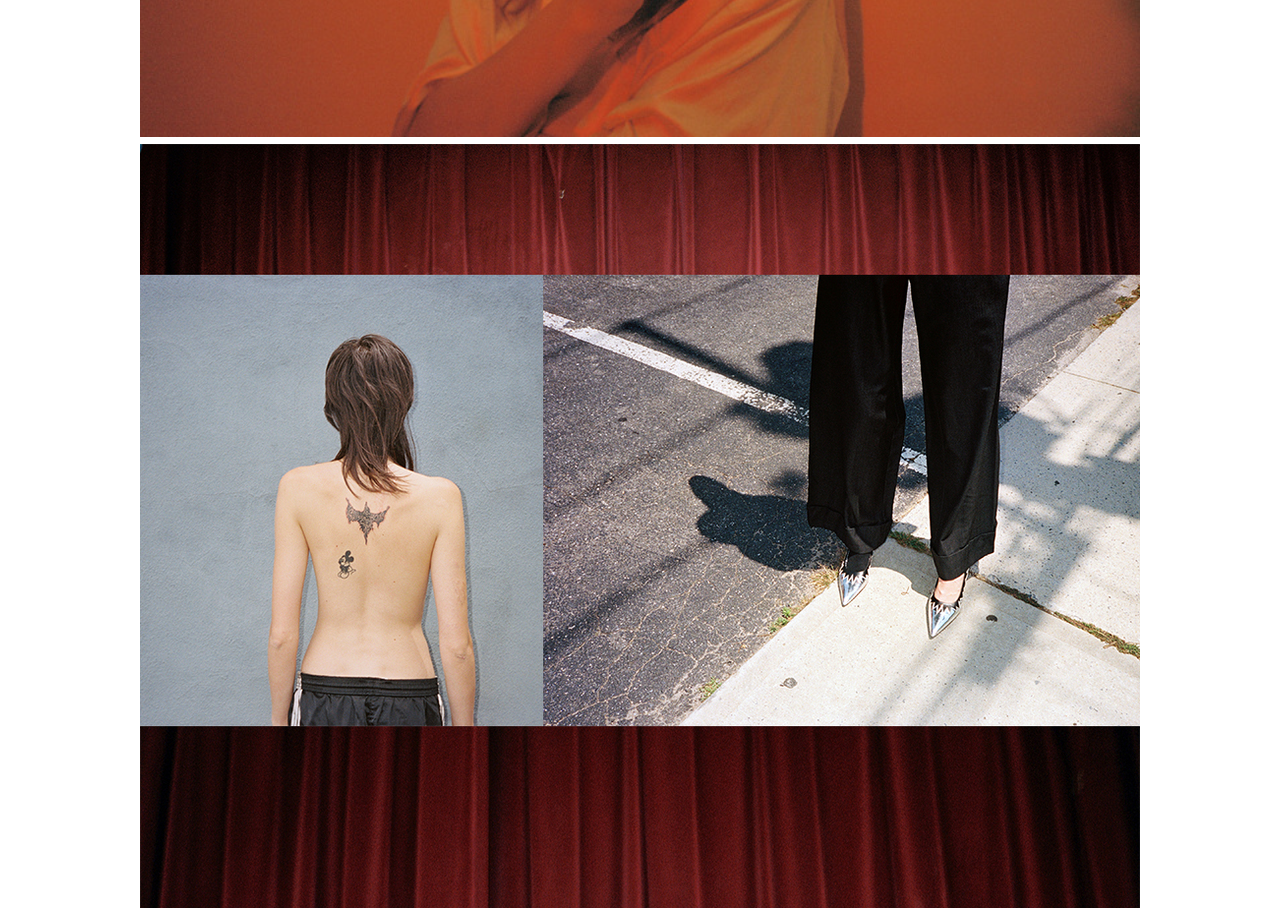
<file: akram.html>
<!DOCTYPE HTML>
<html>
<head>
		<meta name="viewport" content="width=device-width, initial-scale=1">

	<!-- CSS -->
		<link rel="stylesheet" type="text/css" href="css/styles.css">

	<!-- GOOGLE FONT -->
		<link href='https://fonts.googleapis.com/css?family=Roboto+Mono:400,500italic,500,700' rel='stylesheet' type='text/css'>

	<!-- JQUERY PLUG -->
		<script src="https://ajax.googleapis.com/ajax/libs/jquery/3.1.0/jquery.min.js">
		</script>

	<!-- PARALLAX -->
		<script src="js/jquery.parallax.js"></script>

	<!-- CUSTOM SCRIPTS -->
		<script src="js/scripts.js"></script>
	</head>

<body id="akram">

	<div class="name type">
			<a href="index.html">
			<p>Fritz Howser</p>
			</a>
	</div>
	<div class="navigation clearfix">
			<nav class="clearfix">
				<ul>	
					<li class="nav-button nav-buttonspace work info type">
						<a href="work.html"> Work </a>
					</li>
					<li class="nav-button nav-buttonspace work info type">
						<a href="about.html"> About </a>
					</li>
					<li class="nav-button work info type">
						<a href="contact.html"> Contact </a>
					</li>	
				</ul>
			</nav>
	</div>

	<div class="container clearfix">

		<div class="description">
				<p>
					<a href="surfers.html">Akram Shah</a>
				</p>
				<br>
				<p>
					Akram Shah is a NYC based photographer and friend. I designed his Brand Identity and Businss Card.
				</p>
			</div>


		<div class="content">
			<img src="img/akram/1.png">
		</div>
		<div class="content">
			<p>Below are examples of Akram's work. Clicking the photos will redirect you to <a href="http://akramshah.com/" target="_blank"><span style="text-decoration:underline;">his site.</span></a>
			</p>
			<a href="http://akramshah.com/" target="_blank">
			<img src="img/akram/4.jpg">
			</a>
		</div>
	<!--
		<div class="content">
			<a href="http://akramshah.com/" target="_blank">
			<img src="img/akram/2.jpg">
			</a>
		</div>
	-->
		<div class="content">
			<a href="http://akramshah.com/" target="_blank">
			<img src="img/akram/3.jpg">
			</a>
		</div>
		
	</div>

	<div class="copyright">
			<img src="img/copyright.png">
	</div>


</body>

</html>
</file>
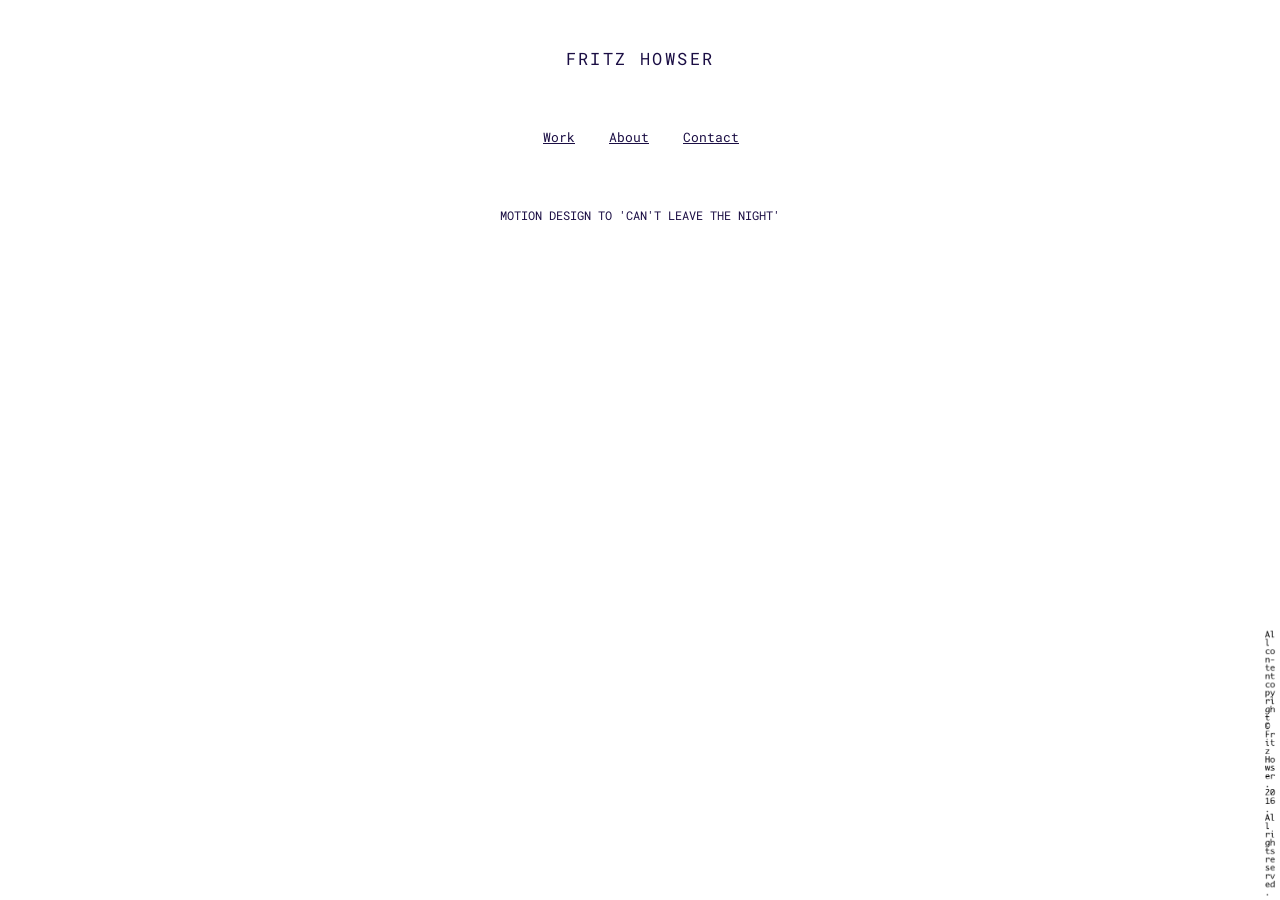
<file: badvideo.html>
<!DOCTYPE HTML>
<html>
<head>
		<meta name="viewport" content="width=device-width, initial-scale=1">

	<!-- CSS -->
		<link rel="stylesheet" type="text/css" href="css/styles.css">

	<!-- GOOGLE FONT -->
		<link href='https://fonts.googleapis.com/css?family=Roboto+Mono:400,500italic,500,700' rel='stylesheet' type='text/css'>

	<!-- JQUERY PLUG -->
		<script src="https://ajax.googleapis.com/ajax/libs/jquery/3.1.0/jquery.min.js">
		</script>

	<!-- PARALLAX -->
		<script src="js/jquery.parallax.js"></script>

	<!-- CUSTOM SCRIPTS -->
		<script src="js/scripts.js"></script>
	</head>

<body id="badbad">

	<div class="name type">
			<a href="index.html">
			<p>Fritz Howser</p>
			</a>
	</div>
	<div class="navigation clearfix">
			<nav class="clearfix">
				<ul>	
					<li class="nav-button nav-buttonspace work info type">
						<a href="work.html"> Work </a>
					</li>
					<li class="nav-button nav-buttonspace work info type">
						<a href="about.html"> About </a>
					</li>
					<li class="nav-button work info type">
						<a href="contact.html"> Contact </a>
					</li>	
				</ul>
			</nav>
	</div>

	<div class="container clearfix">

		<div class="description">
				<p>
					MOTION DESIGN TO 'CAN'T LEAVE THE NIGHT'
				</p>
		</div>

		<div class="video">

			<iframe src="https://player.vimeo.com/video/148315462?portrait=0" width="700" height="393" frameborder="0" webkitallowfullscreen mozallowfullscreen allowfullscreen></iframe>

		</div>
	</div>

	<div class="copyright">
			<img src="img/copyright.png">
	</div>




</body>

</html>
</file>
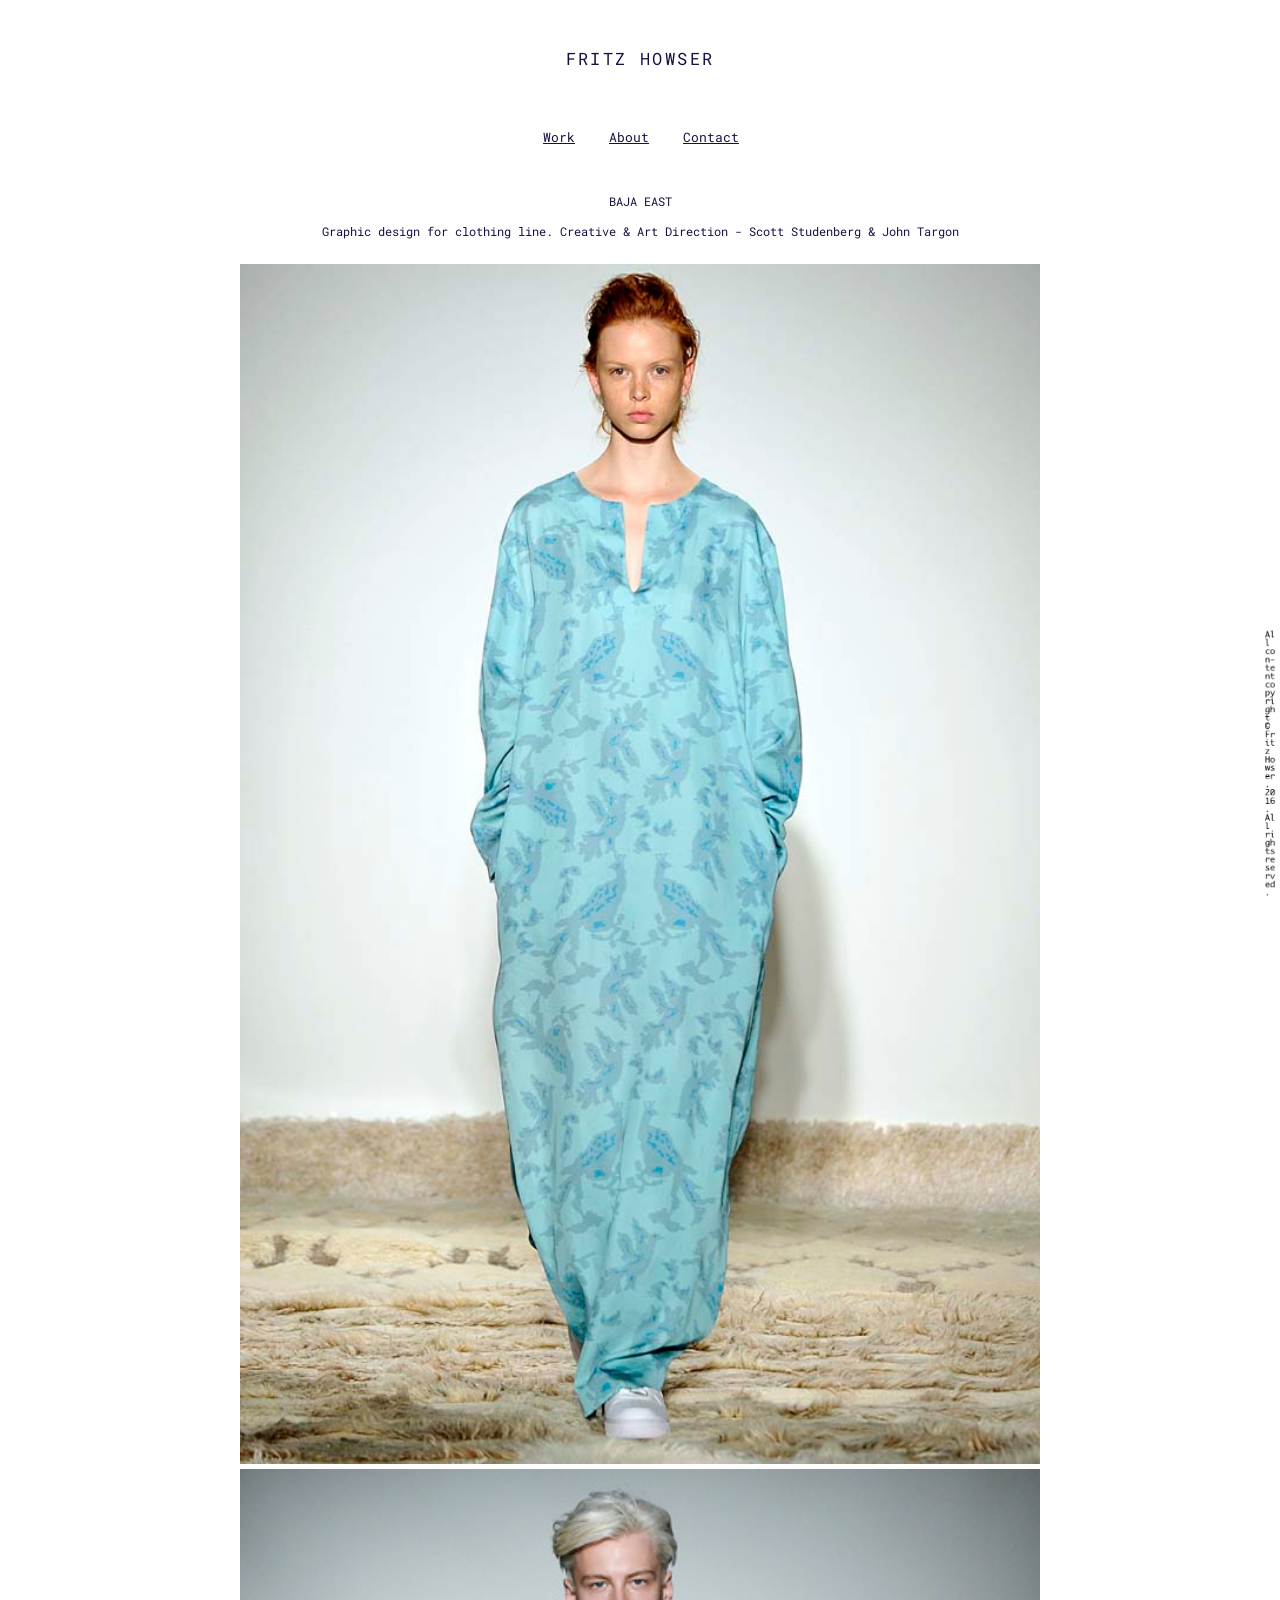
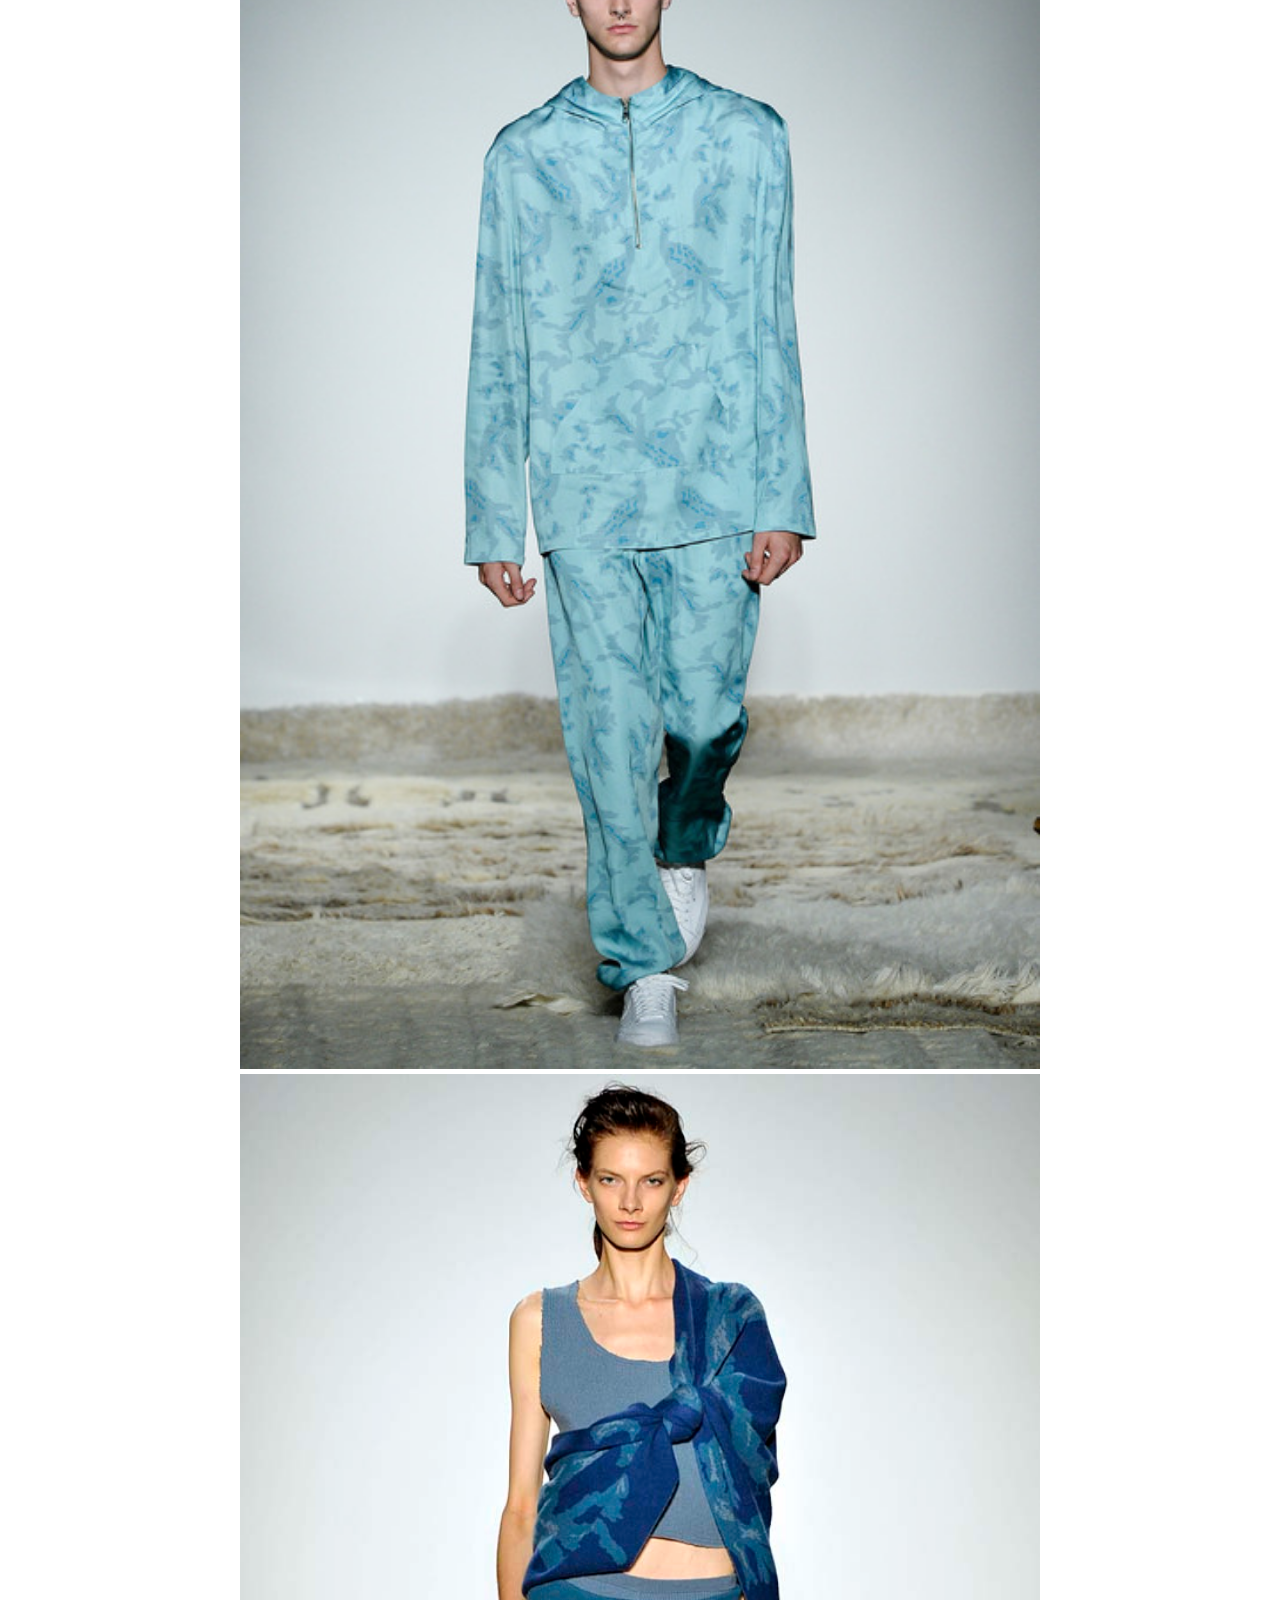
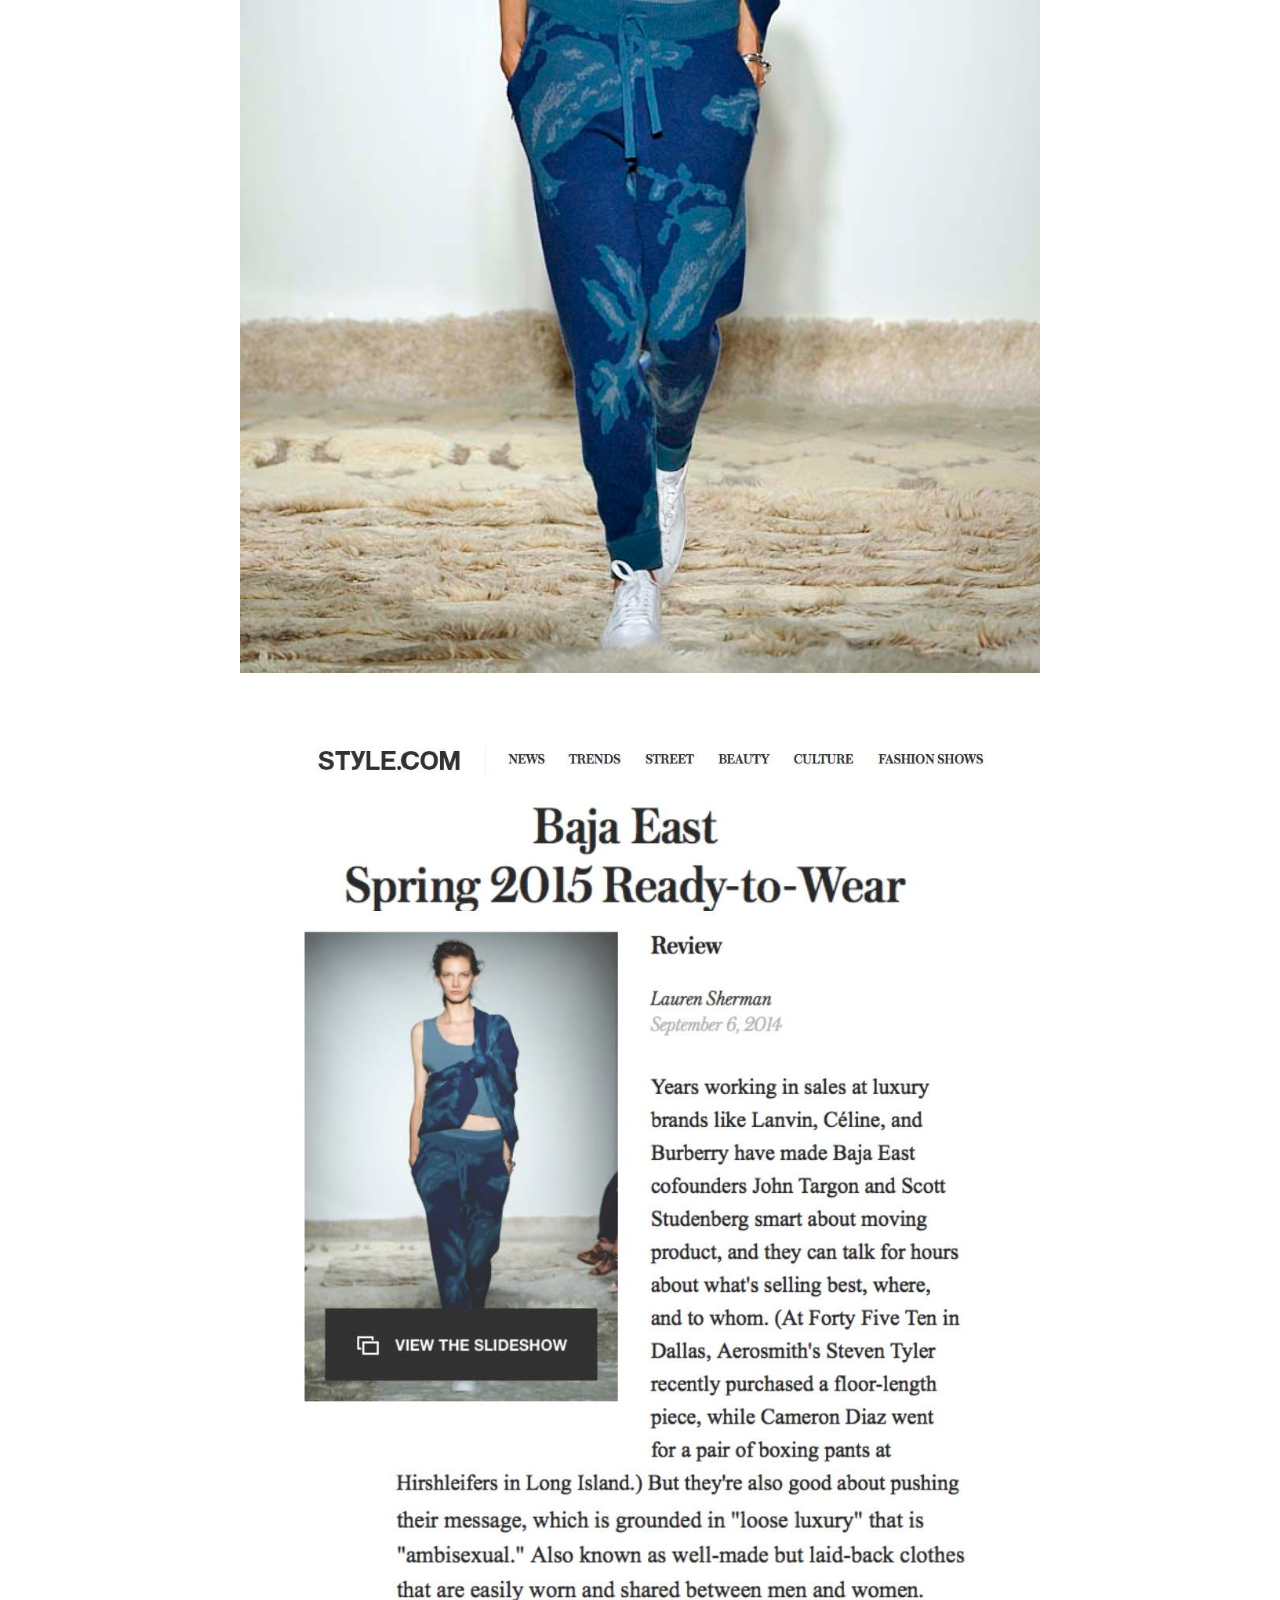
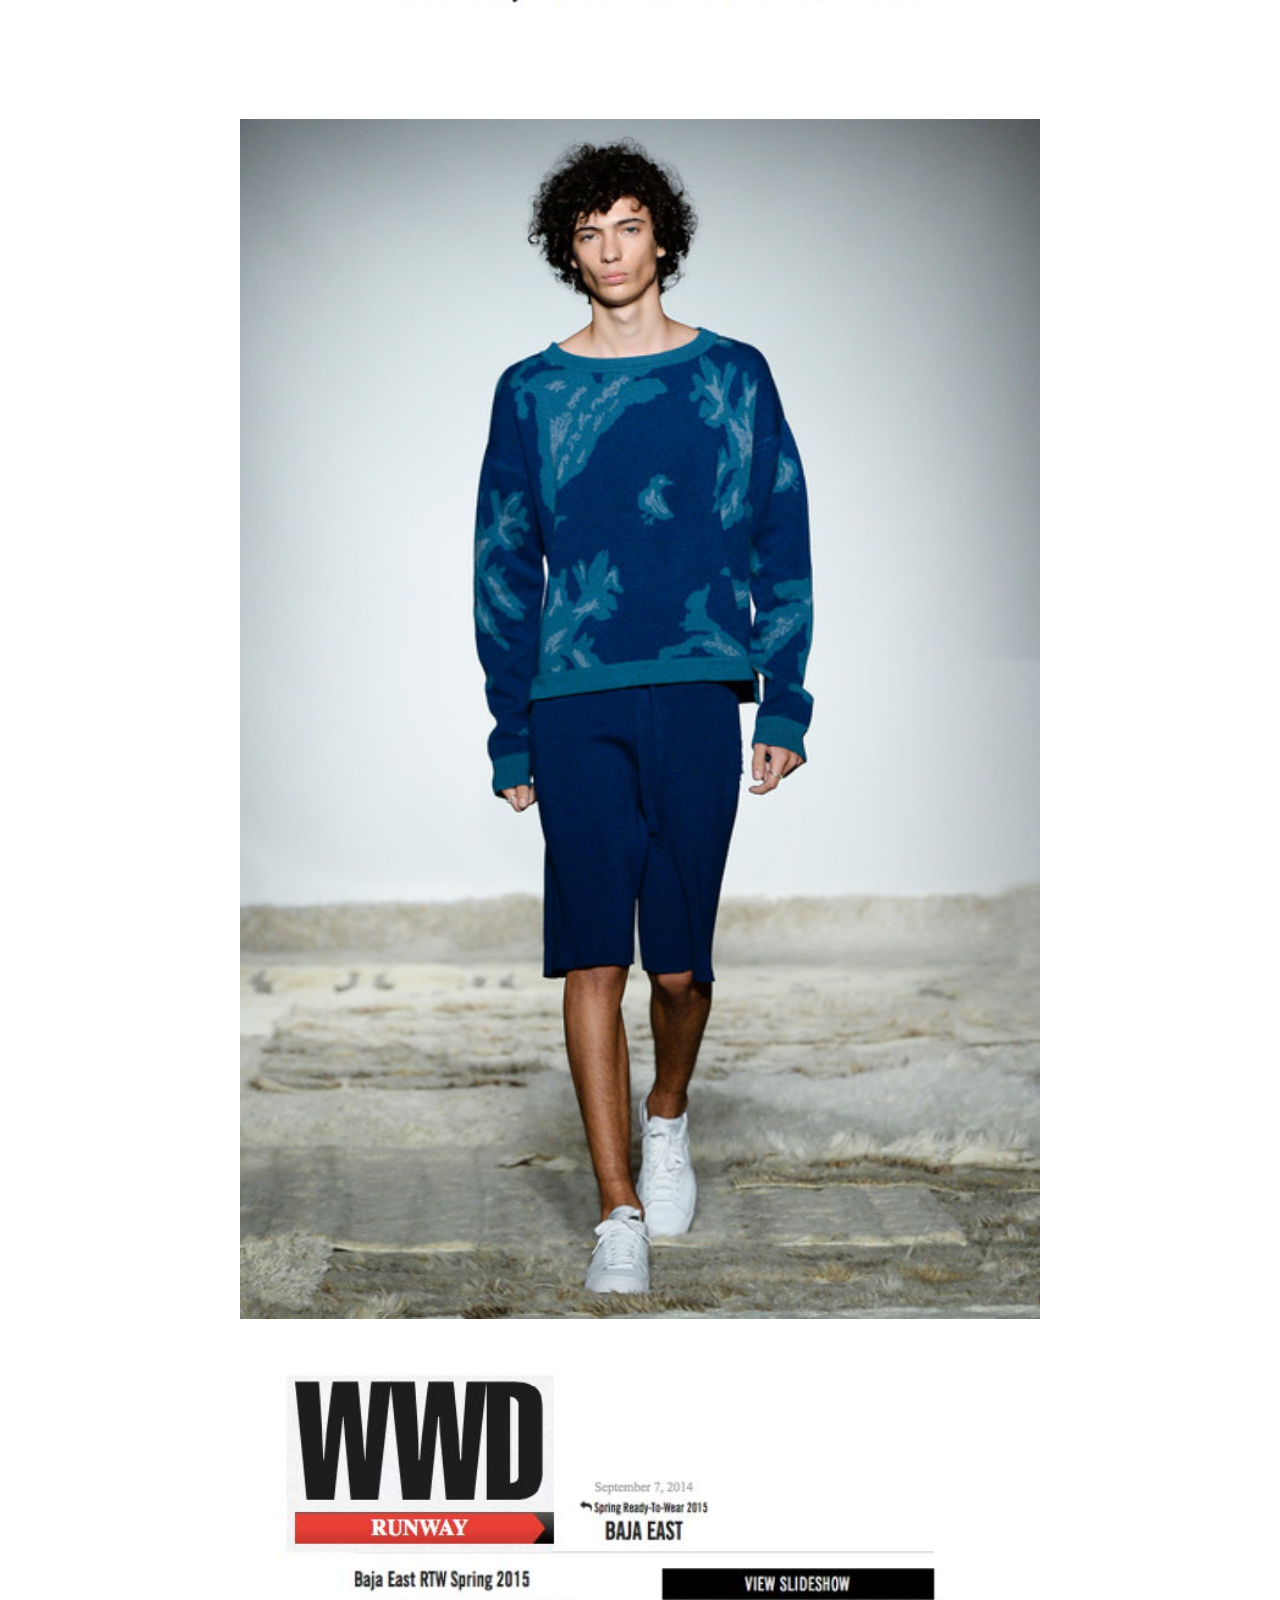
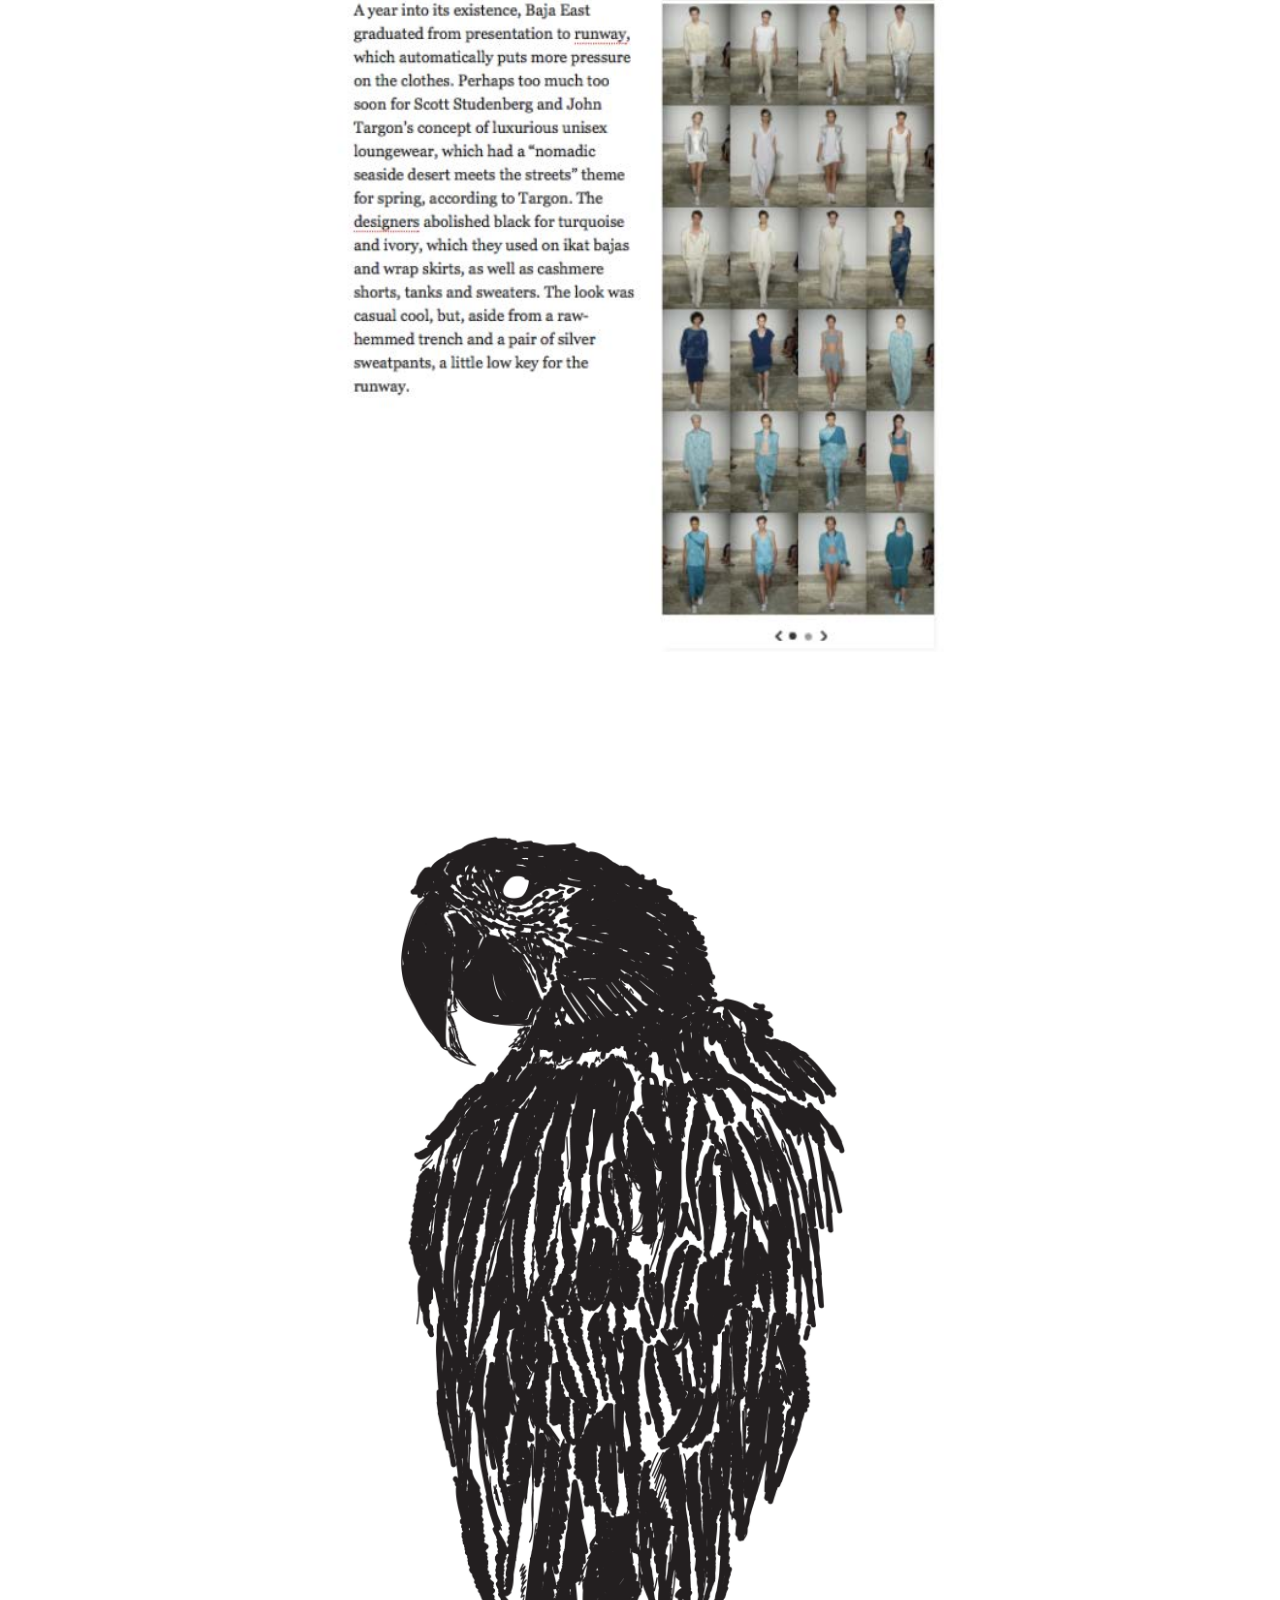
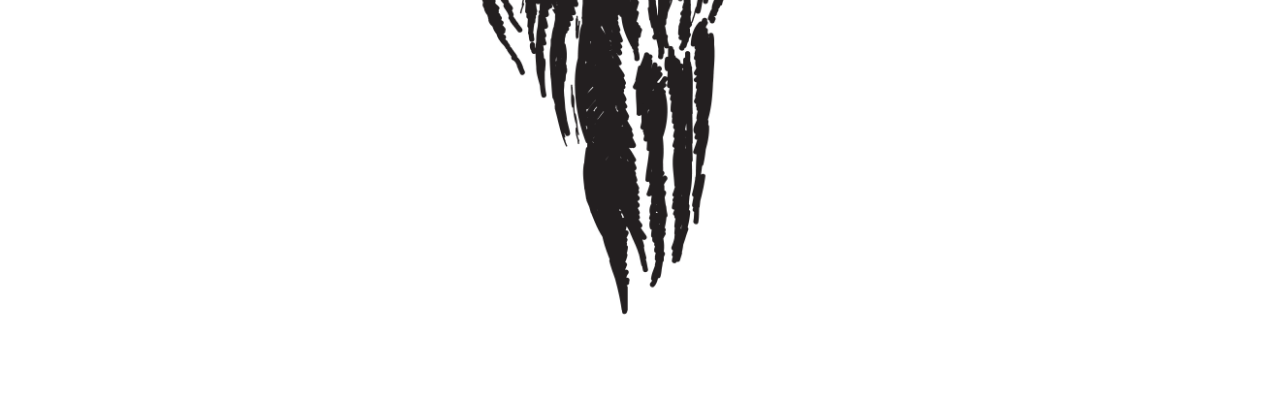
<file: baja.html>
<!DOCTYPE HTML>
<html>
<head>
		<meta name="viewport" content="width=device-width, initial-scale=1">

	<!-- CSS -->
		<link rel="stylesheet" type="text/css" href="css/styles.css">

	<!-- GOOGLE FONT -->
		<link href='https://fonts.googleapis.com/css?family=Roboto+Mono:400,500italic,500,700' rel='stylesheet' type='text/css'>

	<!-- JQUERY PLUG -->
		<script src="https://ajax.googleapis.com/ajax/libs/jquery/3.1.0/jquery.min.js">
		</script>

	<!-- PARALLAX -->
		<script src="js/jquery.parallax.js"></script>

	<!-- CUSTOM SCRIPTS -->
		<script src="js/scripts.js"></script>
	</head>

<body id="baja">

	<div class="name type">
			<a href="index.html">
			<p>Fritz Howser</p>
			</a>
	</div>
	<div class="navigation clearfix">
			<nav class="clearfix">
				<ul>	
					<li class="nav-button nav-buttonspace work info type">
						<a href="work.html"> Work </a>
					</li>
					<li class="nav-button nav-buttonspace work info type">
						<a href="about.html"> About </a>
					</li>
					<li class="nav-button work info type">
						<a href="contact.html"> Contact </a>
					</li>	
				</ul>
			</nav>
	</div>

	<div class="container clearfix">

		<div class="description">
				<p>
					BAJA EAST
				</p>
				<br>
				<p>
					Graphic design for clothing line. Creative & Art Direction - Scott Studenberg & John Targon
				</p>
		</div>
		<div class="content">
			<img src="img/bajaeast/1.jpg">
		</div>
		<div class="content">
			<img src="img/bajaeast/2.jpg">
		</div>
		<div class="content">
			<img src="img/bajaeast/3.jpg">
		</div>
		<div class="content">
			<img src="img/bajaeast/4.jpg">
		</div>
		<div class="content">
			<img src="img/bajaeast/5.jpg">
		</div>
		
		<div class="content">
			<img src="img/bajaeast/7.jpg">
		</div>
		<div class="content">
			<img src="img/bajaeast/8.jpg">
		</div>
	</div>

	<div class="copyright">
			<img src="img/copyright.png">
	</div>



</body>

</html>
</file>
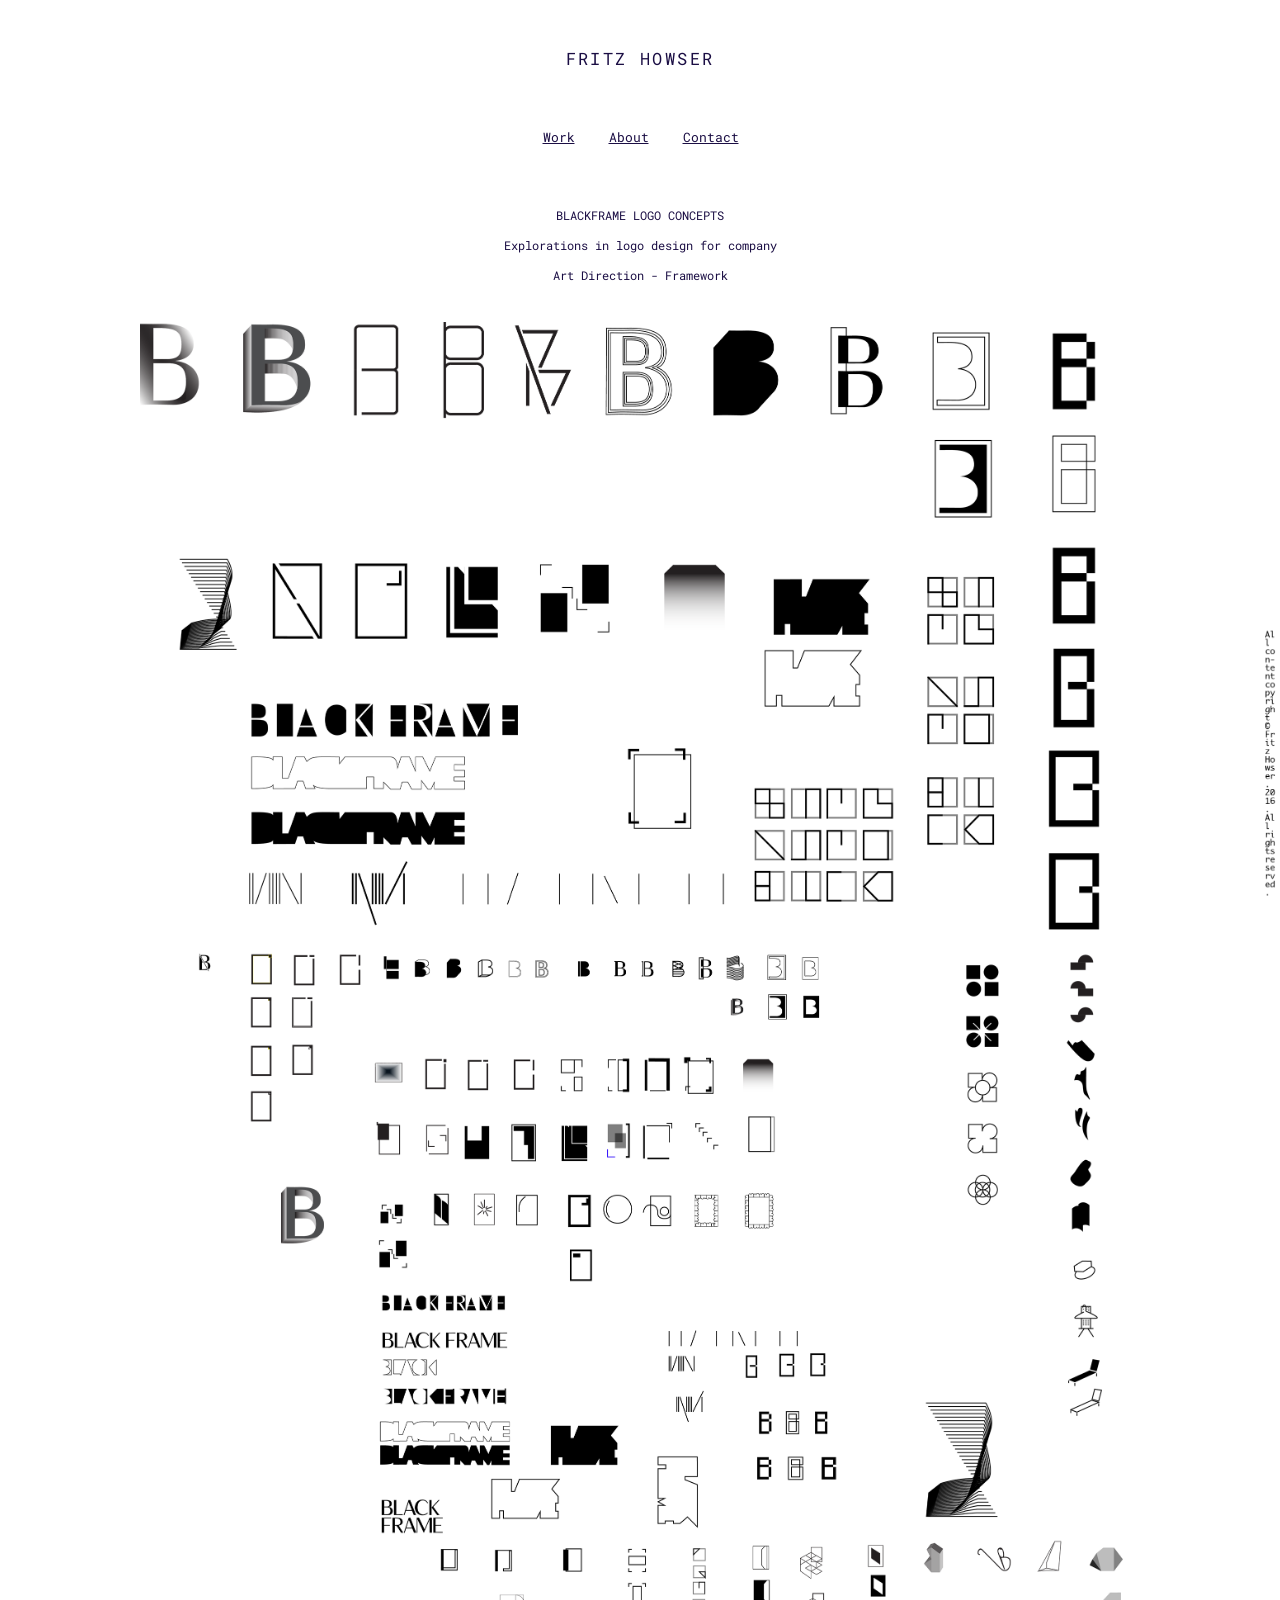
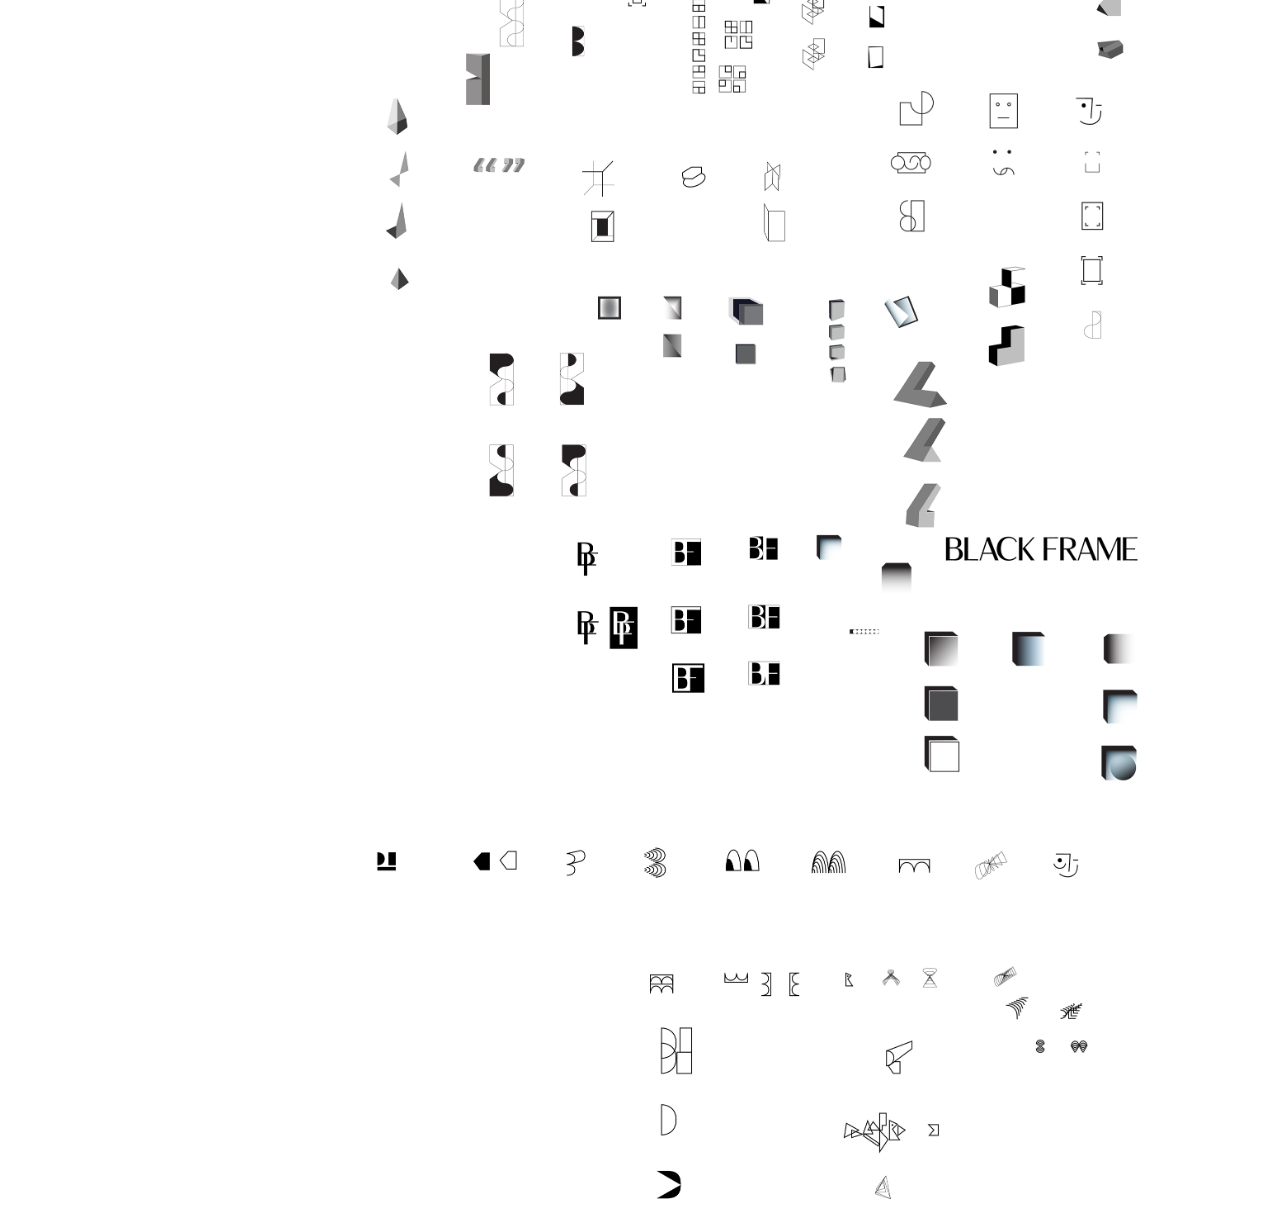
<file: blackframe.html>
<!DOCTYPE HTML>
<html>
<head>
		<meta name="viewport" content="width=device-width, initial-scale=1">

	<!-- CSS -->
		<link rel="stylesheet" type="text/css" href="css/styles.css">

	<!-- GOOGLE FONT -->
		<link href='https://fonts.googleapis.com/css?family=Roboto+Mono:400,500italic,500,700' rel='stylesheet' type='text/css'>

	<!-- JQUERY PLUG -->
		<script src="https://ajax.googleapis.com/ajax/libs/jquery/3.1.0/jquery.min.js">
		</script>

	<!-- PARALLAX -->
		<script src="js/jquery.parallax.js"></script>

	<!-- CUSTOM SCRIPTS -->
		<script src="js/scripts.js"></script>
	</head>

<body id="blackframe">

	<div class="name type">
			<a href="index.html">
			<p>Fritz Howser</p>
			</a>
	</div>
	<div class="navigation clearfix">
			<nav class="clearfix">
				<ul>	
					<li class="nav-button nav-buttonspace work info type">
						<a href="work.html"> Work </a>
					</li>
					<li class="nav-button nav-buttonspace work info type">
						<a href="about.html"> About </a>
					</li>
					<li class="nav-button work info type">
						<a href="contact.html"> Contact </a>
					</li>	
				</ul>
			</nav>
	</div>

	<div class="container clearfix">
		<div class="description">
				<p>
					BLACKFRAME LOGO CONCEPTS
				</p>
				<br>
				<p>
					Explorations in logo design for company
				</p>
				<br>
				<p>
					Art Direction - Framework
				</p>
			</div>
		<div class="content">
			<img src="img/blackframe/logo.png">
		</div>
	</div>

	<div class="copyright">
			<img src="img/copyright.png">
	</div>


</body>

</html>
</file>
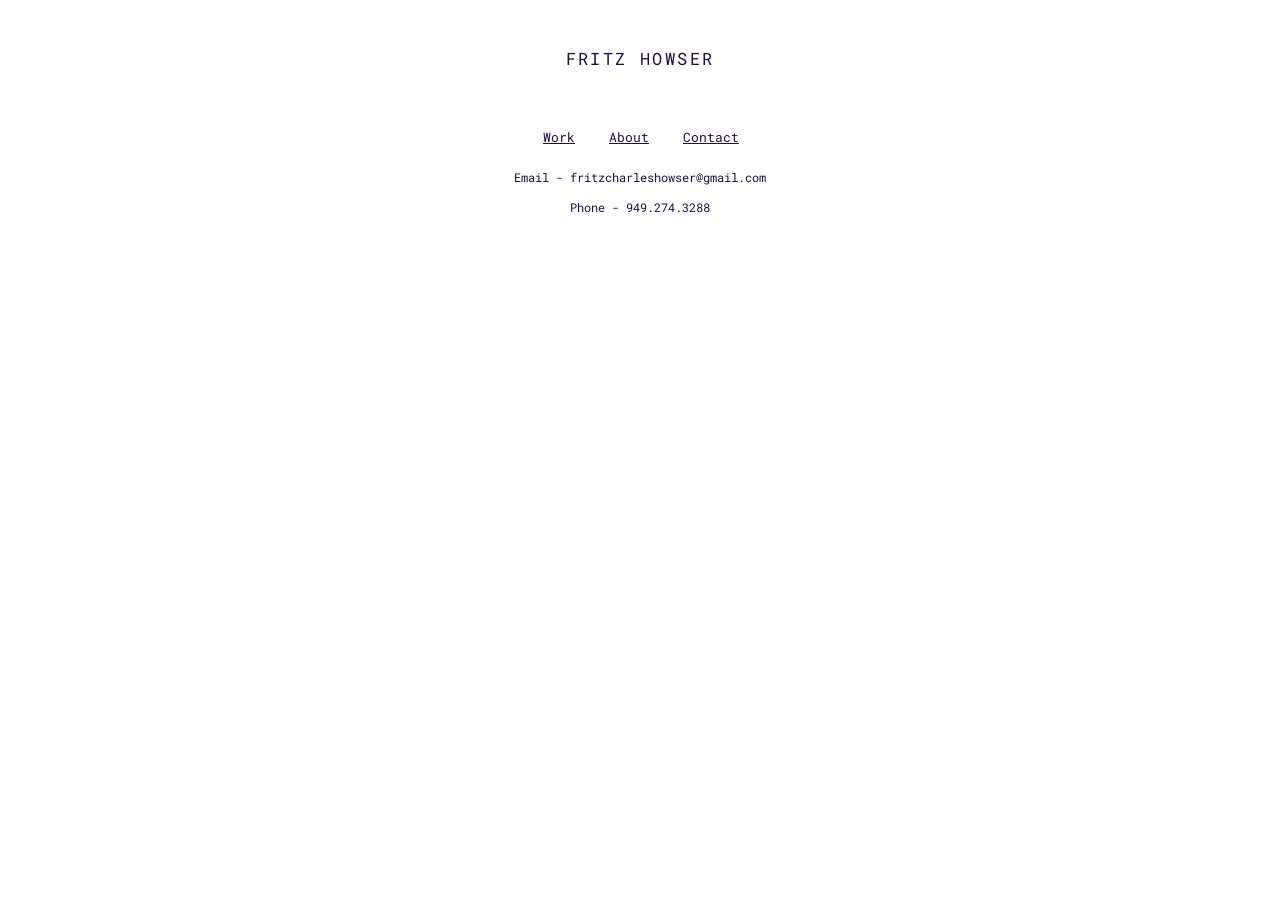
<file: contact.html>
<!DOCTYPE HTML>
<html>
<head>
		<meta name="viewport" content="width=device-width, initial-scale=1">

	<!-- CSS -->
		<link rel="stylesheet" type="text/css" href="css/styles.css">

	<!-- GOOGLE FONT -->
		<link href='https://fonts.googleapis.com/css?family=Roboto+Mono:400,500italic,500,700' rel='stylesheet' type='text/css'>

	<!-- JQUERY PLUG -->
		<script src="https://ajax.googleapis.com/ajax/libs/jquery/3.1.0/jquery.min.js">
		</script>

	<!-- PARALLAX -->
		<script src="js/jquery.parallax.js"></script>

	<!-- CUSTOM SCRIPTS -->
		<script src="js/scripts.js"></script>
	</head>

<body id="contact">

	<div class="name type">
			<a href="index.html">
			<p>Fritz Howser</p>
			</a>
	</div>
	<div class="navigation clearfix">
			<nav class="clearfix">
				<ul>	
					<li class="nav-button nav-buttonspace work info type">
						<a href="work.html"> Work </a>
					</li>
					<li class="nav-button nav-buttonspace work info type">
						<a href="about.html"> About </a>
					</li>
					<li class="nav-button work info type">
						<a href="contact.html"> Contact </a>
					</li>	
				</ul>
			</nav>
	</div>

	<div class="container">
		<div class="description">
			<p>Email - fritzcharleshowser@gmail.com</p>
			<br>
			<p>Phone - 949.274.3288</p>
			
		<div>
	<div>


</body>

</html>
</file>
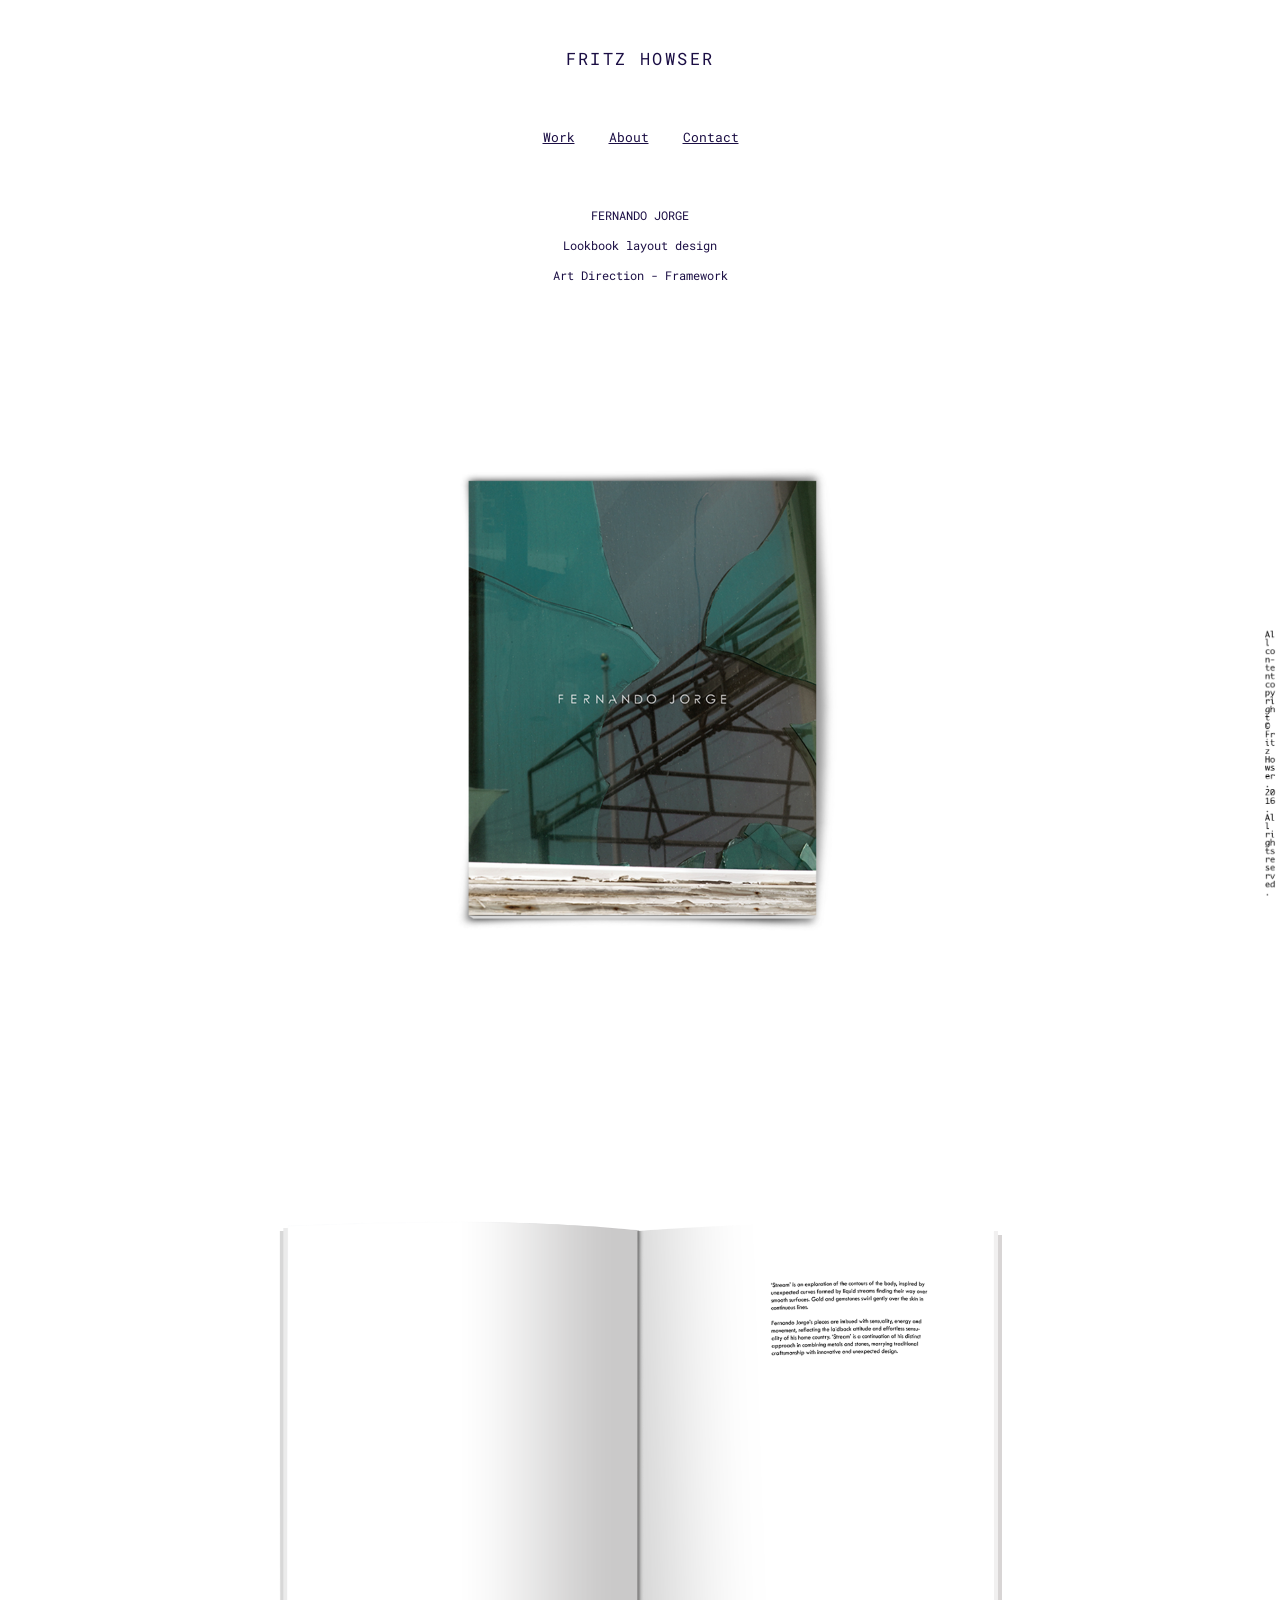
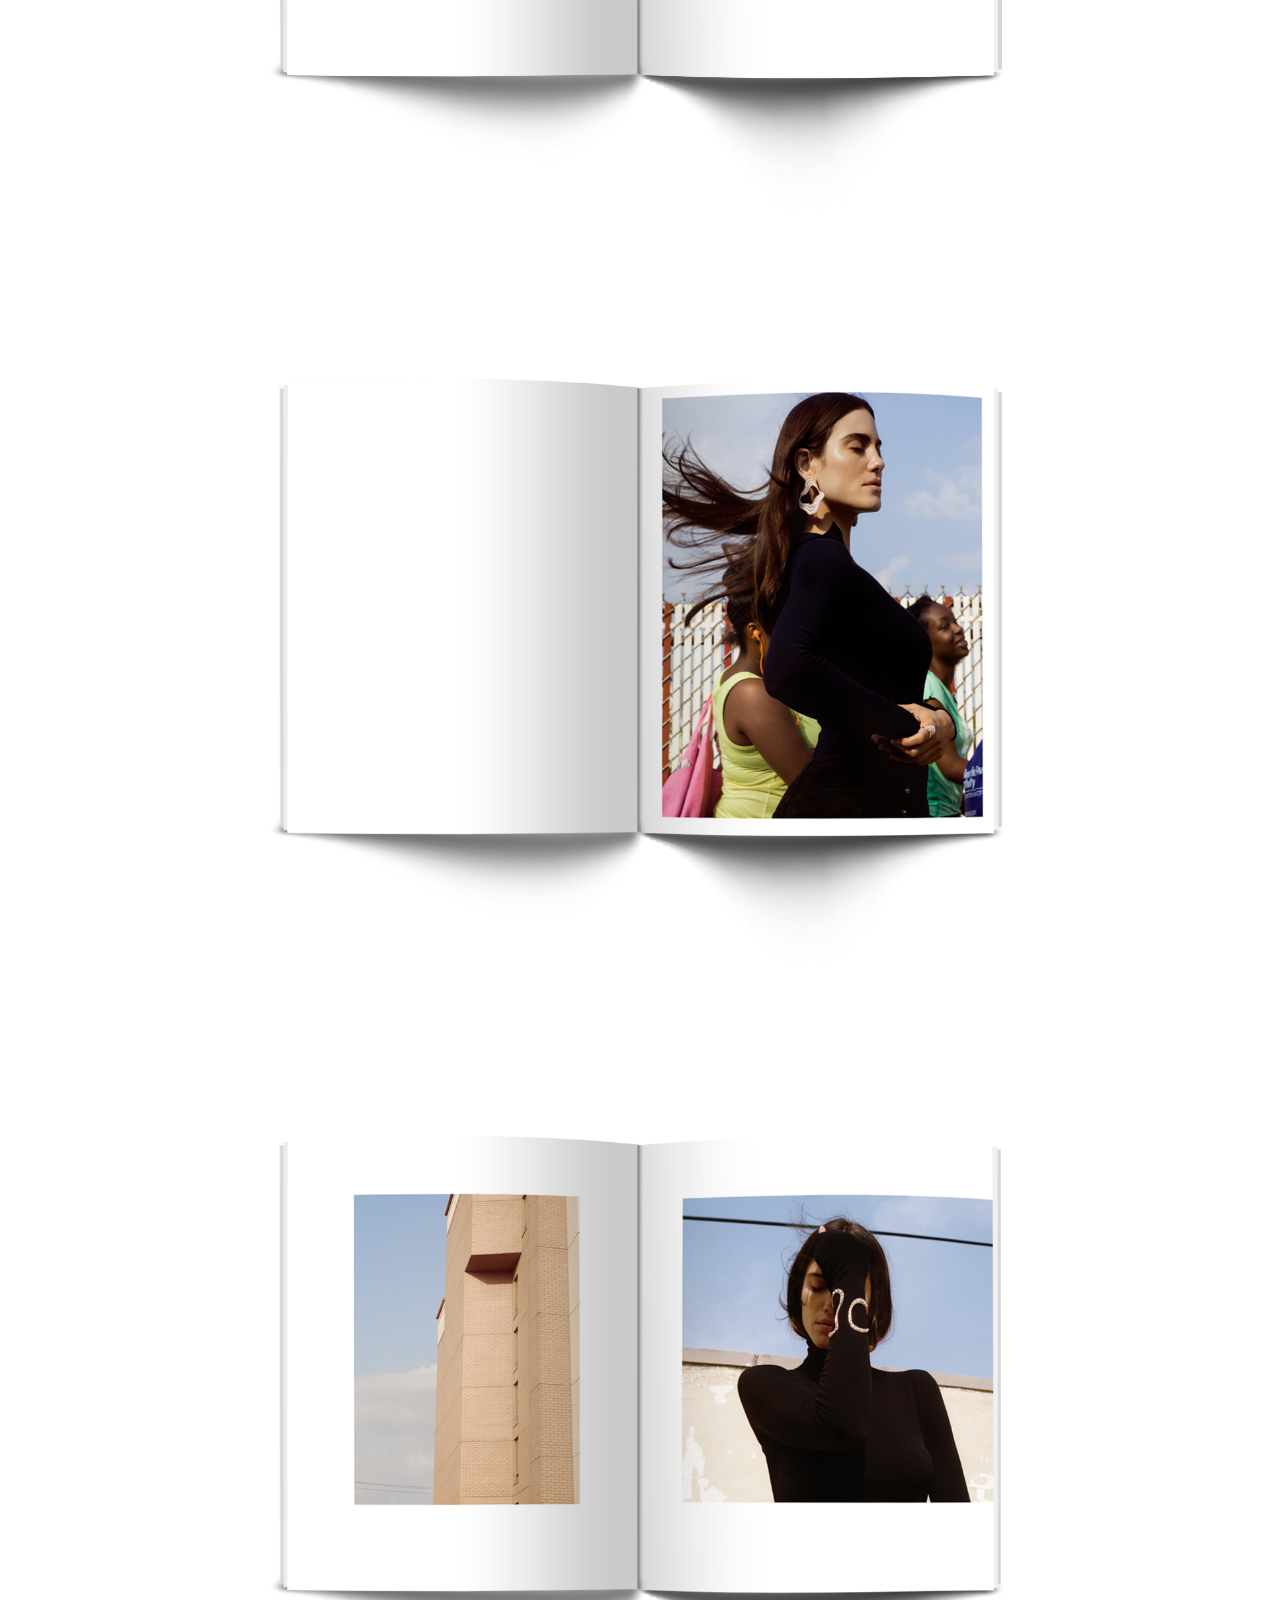
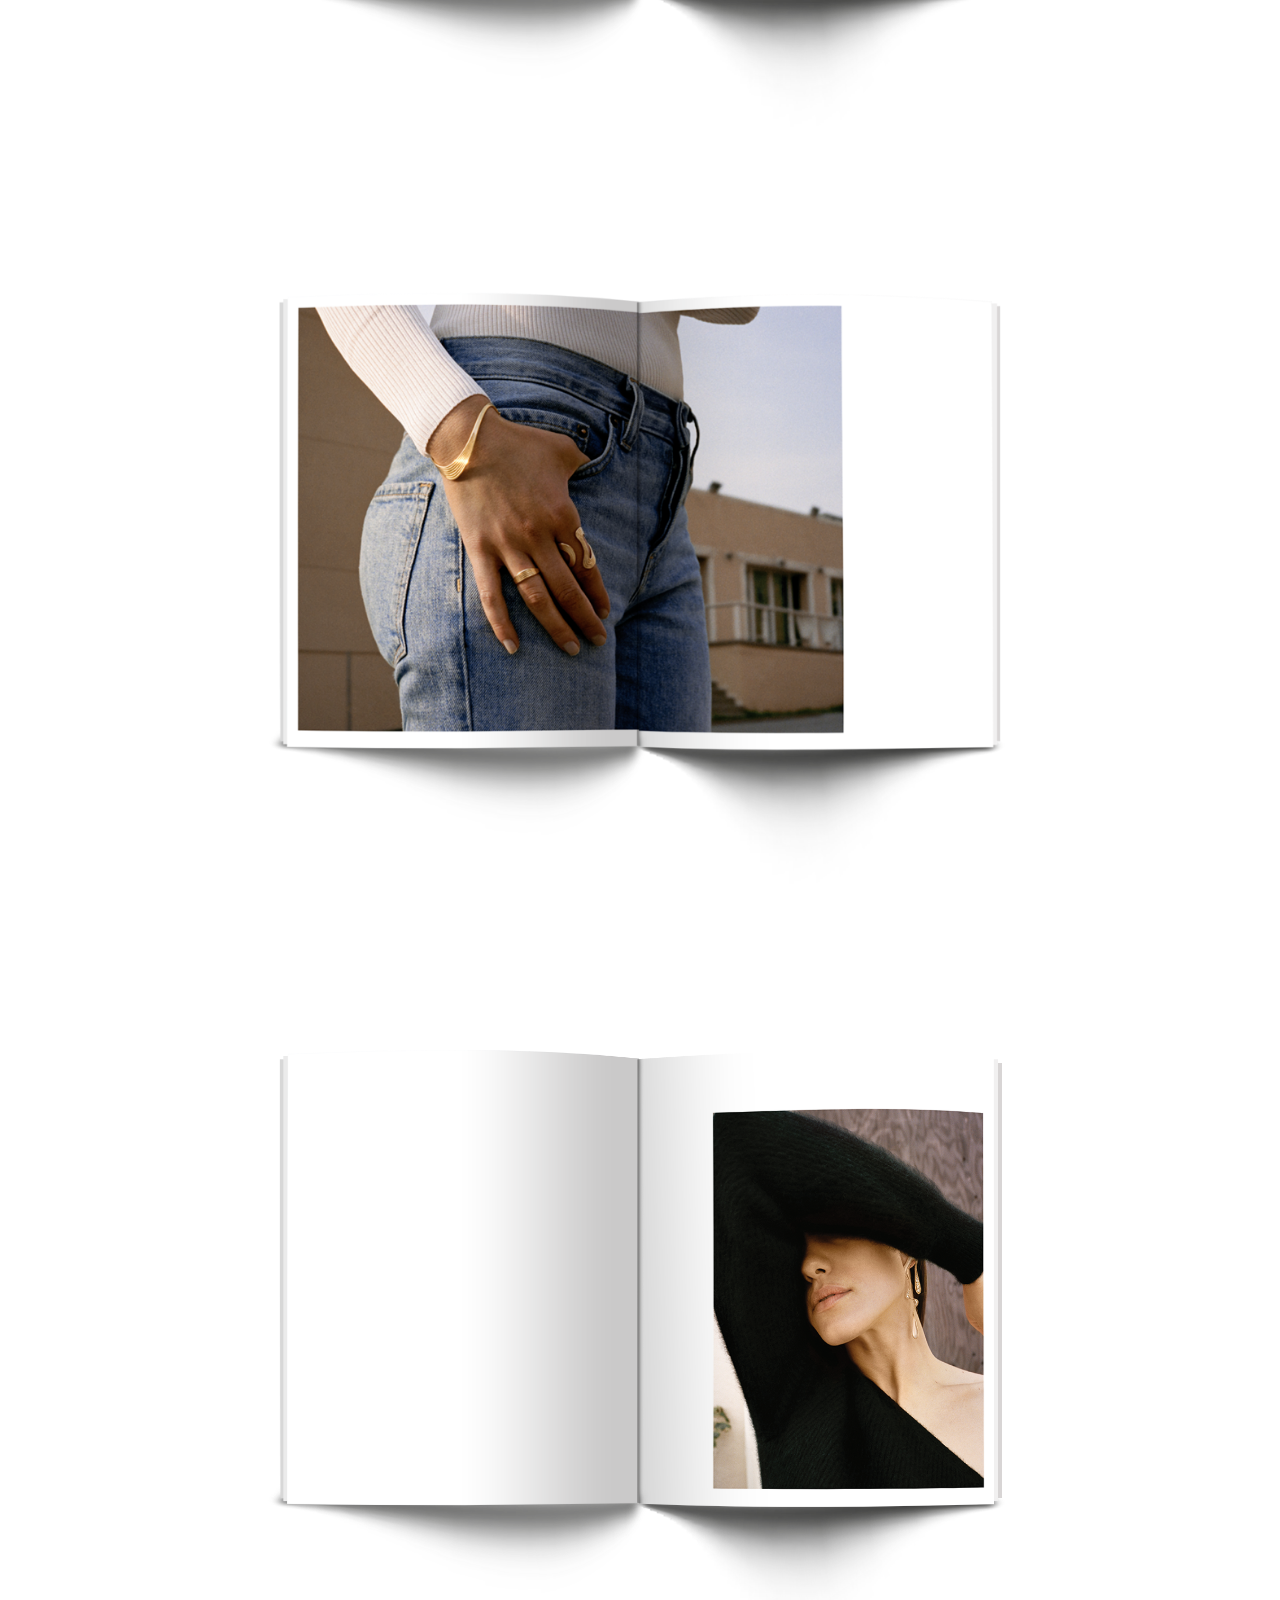
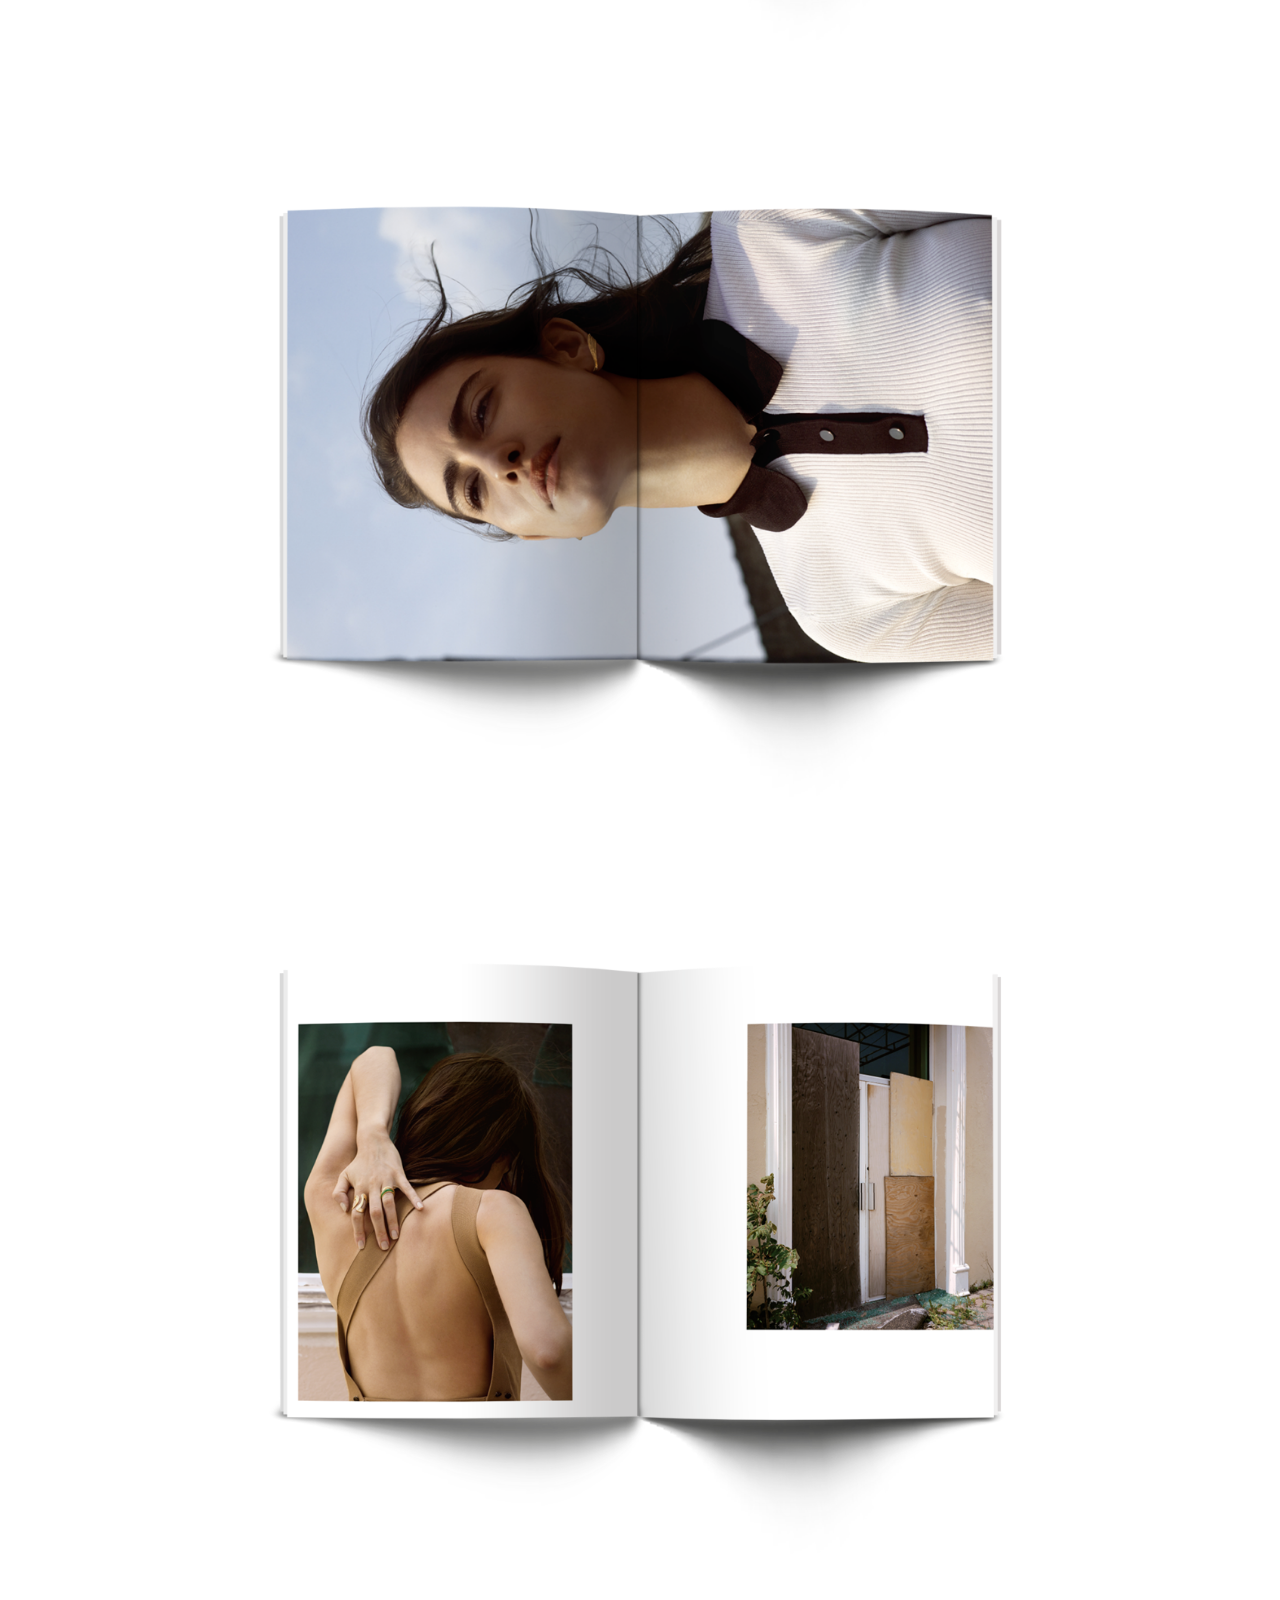
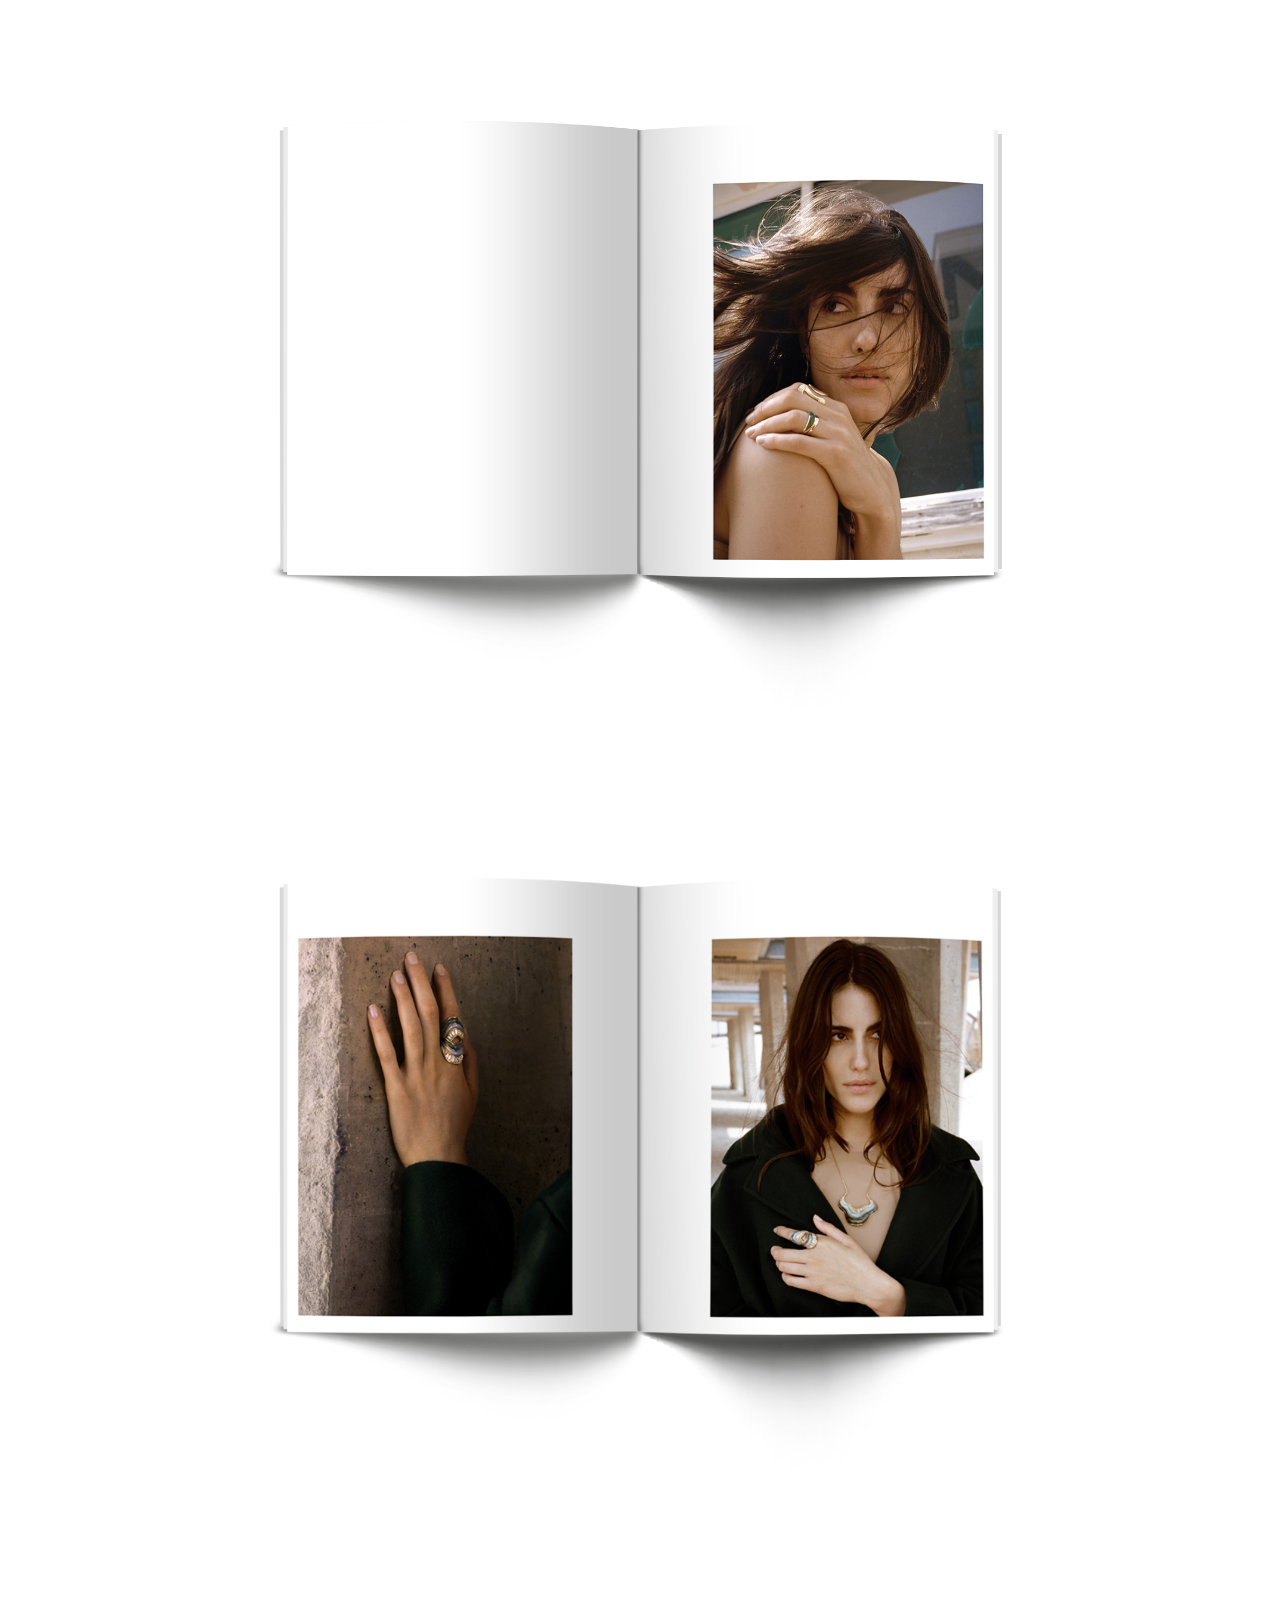
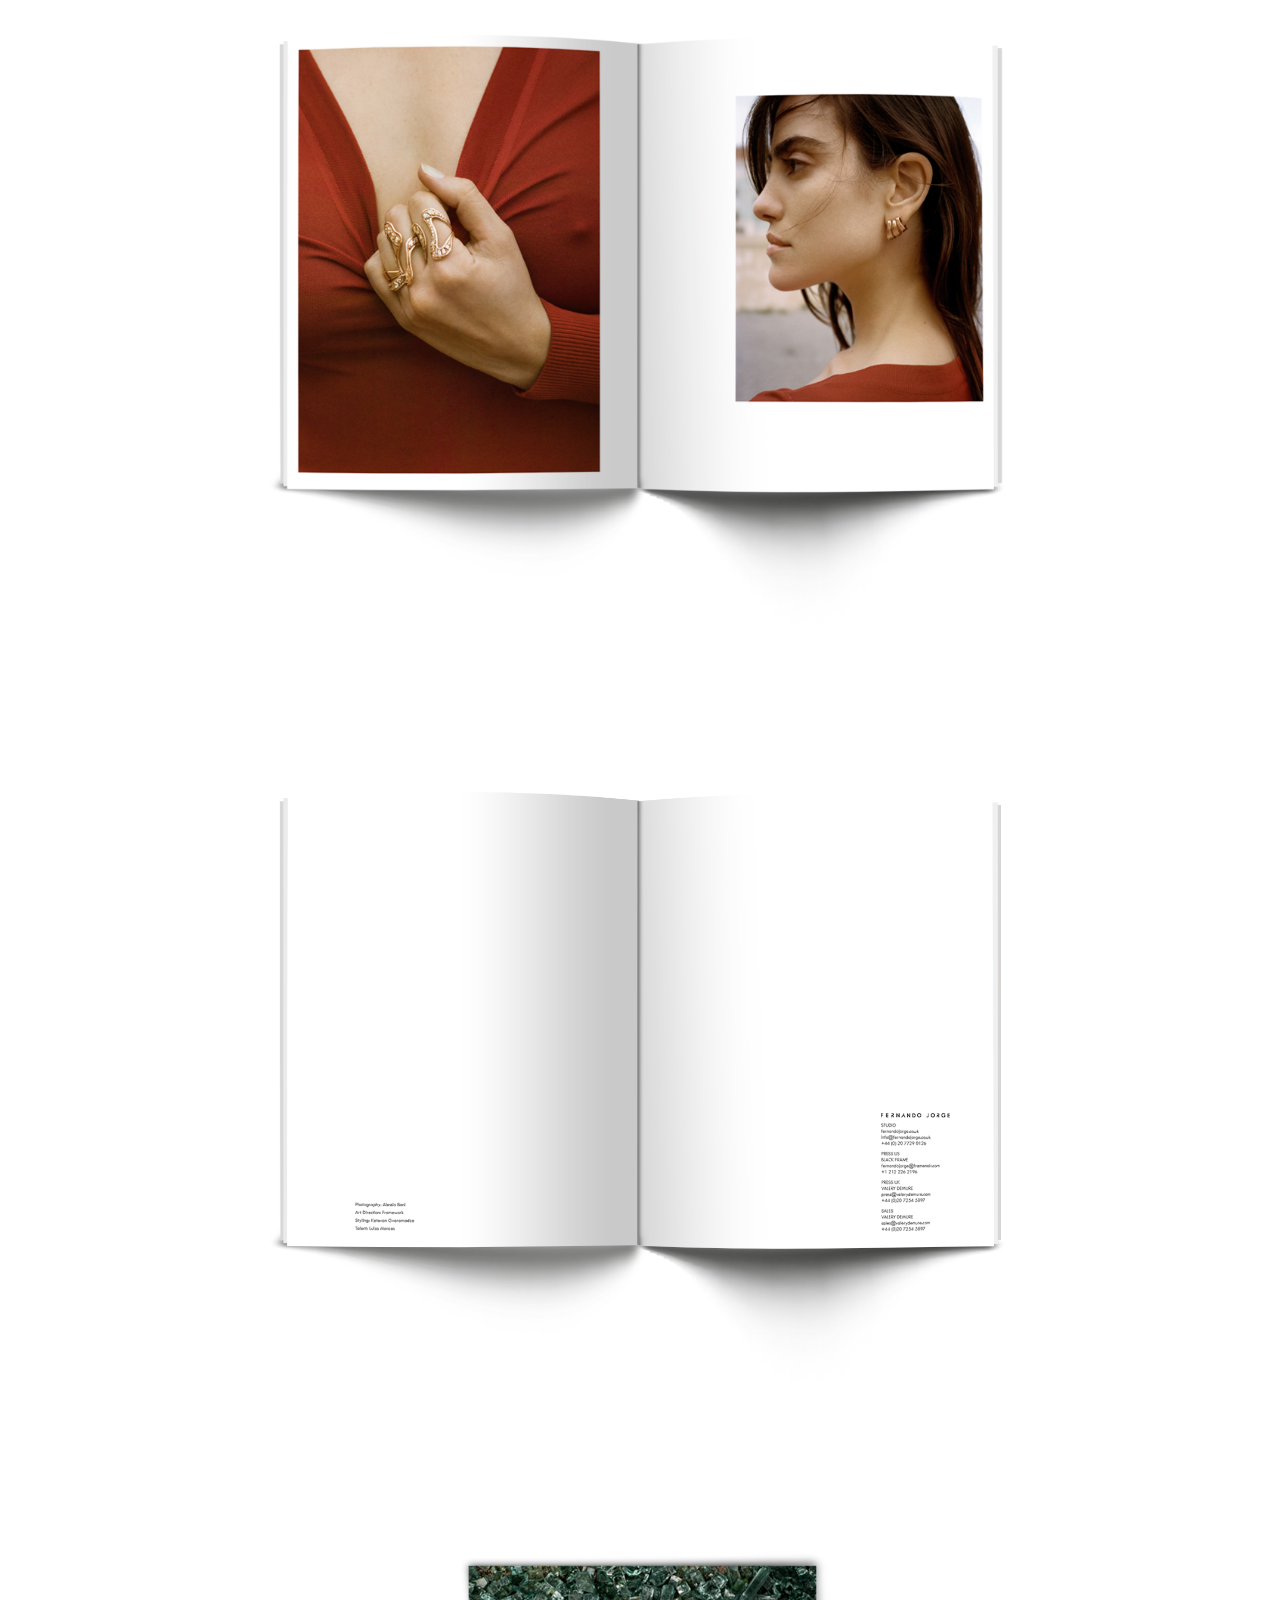
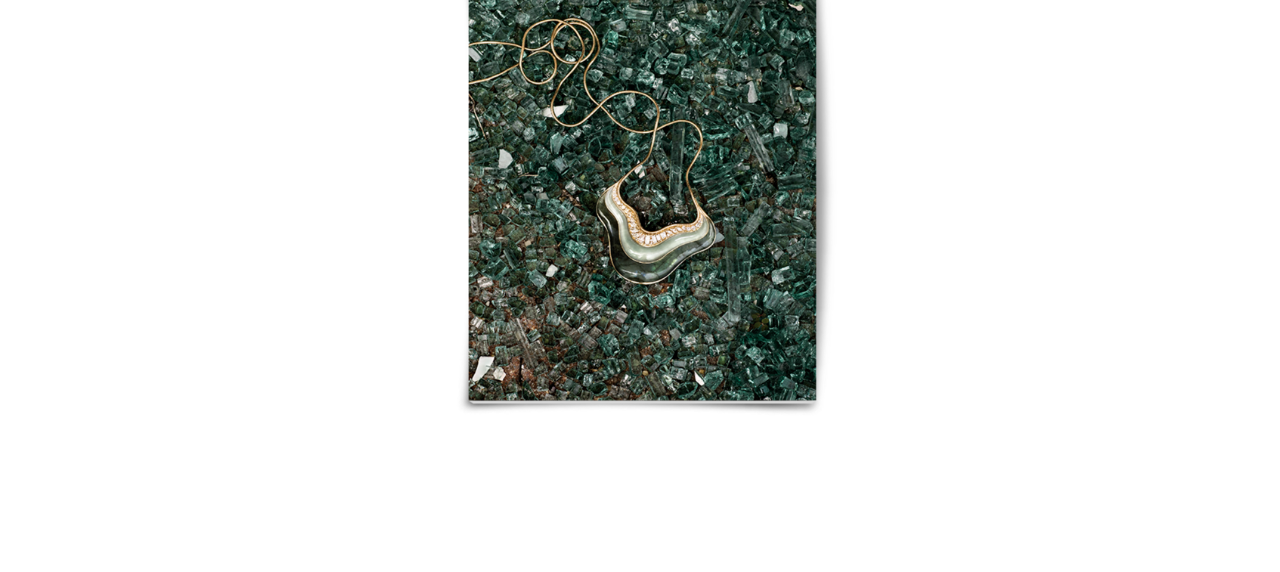
<file: fernando.html>
<!DOCTYPE HTML>
<html>
<head>
		<meta name="viewport" content="width=device-width, initial-scale=1">

	<!-- CSS -->
		<link rel="stylesheet" type="text/css" href="css/styles.css">

	<!-- GOOGLE FONT -->
		<link href='https://fonts.googleapis.com/css?family=Roboto+Mono:400,500italic,500,700' rel='stylesheet' type='text/css'>

	<!-- JQUERY PLUG -->
		<script src="https://ajax.googleapis.com/ajax/libs/jquery/3.1.0/jquery.min.js">
		</script>

	<!-- PARALLAX -->
		<script src="js/jquery.parallax.js"></script>

	<!-- CUSTOM SCRIPTS -->
		<script src="js/scripts.js"></script>
	</head>

<body id="fernando">

	<div class="name type">
			<a href="index.html">
			<p>Fritz Howser</p>
			</a>
	</div>
	<div class="navigation clearfix">
			<nav class="clearfix">
				<ul>	
					<li class="nav-button nav-buttonspace work info type">
						<a href="work.html"> Work </a>
					</li>
					<li class="nav-button nav-buttonspace work info type">
						<a href="about.html"> About </a>
					</li>
					<li class="nav-button work info type">
						<a href="contact.html"> Contact </a>
					</li>	
				</ul>
			</nav>
	</div>

	<div class="container clearfix">

		<div class="description">
				<p>FERNANDO JORGE
				</p>
				<br>
				<p>Lookbook layout design
				</p>
				<br>
				<p>Art Direction - Framework
				</p>
		</div>
		<div class="content">
			<img src="img/fernando/1.png">
		</div>
		<div class="content">
			<img src="img/fernando/2.png">
		</div>
		<div class="content">
			<img src="img/fernando/3.png">
		</div>
		<div class="content">
			<img src="img/fernando/4.png">
		</div>
		<div class="content">
			<img src="img/fernando/5.png">
		</div>
		<div class="content">
			<img src="img/fernando/6.png">
		</div>
		<div class="content">
			<img src="img/fernando/7.png">
		</div>
		<div class="content">
			<img src="img/fernando/8.png">
		</div>
		<div class="content">
			<img src="img/fernando/9.png">
		</div>
		<div class="content">
			<img src="img/fernando/10.png">
		</div>
		<div class="content">
			<img src="img/fernando/11.png">
		</div>
		<div class="content">
			<img src="img/fernando/12.png">
		</div>
		<div class="content">
			<img src="img/fernando/13.png">
		</div>
		
	</div>

	<div class="copyright">
			<img src="img/copyright.png">
		</div>




</body>

</html>
</file>
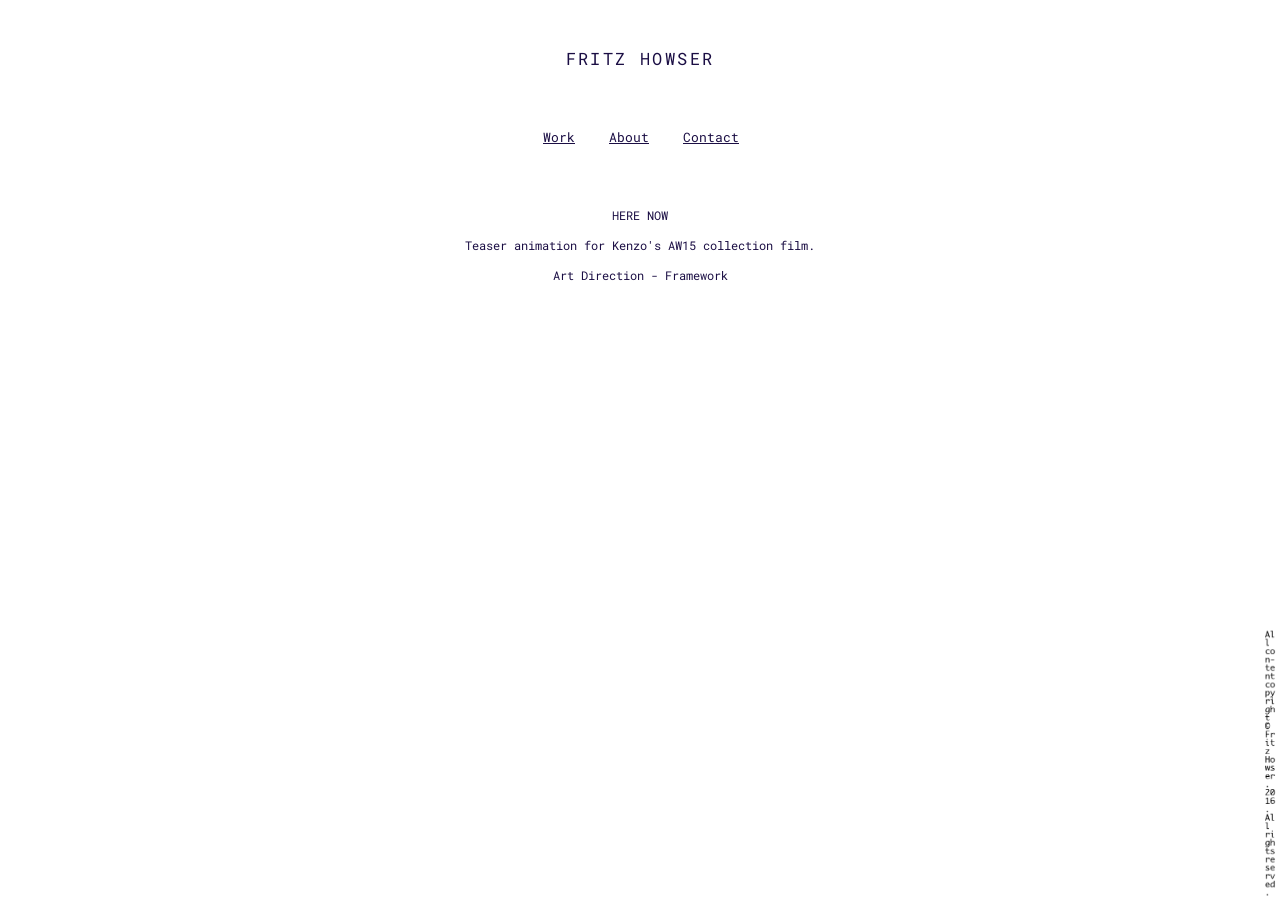
<file: herenow.html>
<!DOCTYPE HTML>
<html>
<head>
		<meta name="viewport" content="width=device-width, initial-scale=1">

	<!-- CSS -->
		<link rel="stylesheet" type="text/css" href="css/styles.css">

	<!-- GOOGLE FONT -->
		<link href='https://fonts.googleapis.com/css?family=Roboto+Mono:400,500italic,500,700' rel='stylesheet' type='text/css'>

	<!-- JQUERY PLUG -->
		<script src="https://ajax.googleapis.com/ajax/libs/jquery/3.1.0/jquery.min.js">
		</script>

	<!-- PARALLAX -->
		<script src="js/jquery.parallax.js"></script>

	<!-- CUSTOM SCRIPTS -->
		<script src="js/scripts.js"></script>
	</head>

<body id="herenow">

	<div class="name type">
			<a href="index.html">
			<p>Fritz Howser</p>
			</a>
	</div>
	<div class="navigation clearfix">
			<nav class="clearfix">
				<ul>	
					<li class="nav-button nav-buttonspace work info type">
						<a href="work.html"> Work </a>
					</li>
					<li class="nav-button nav-buttonspace work info type">
						<a href="about.html"> About </a>
					</li>
					<li class="nav-button work info type">
						<a href="contact.html"> Contact </a>
					</li>	
				</ul>
			</nav>
	</div>

	<div class="container clearfix">

		<div class="description">
				<p>HERE NOW
				</p>
				<br>
				<p>Teaser animation for Kenzo's AW15 collection film.
				</p>
				<br>
				<p>Art Direction - Framework
				</p>
		</div>
		<div class="video">


			<iframe src="https://player.vimeo.com/video/155193547" width="700" height="393" frameborder="0" webkitallowfullscreen mozallowfullscreen allowfullscreen></iframe>

		</div>
		
	</div>

	<div class="copyright">
			<img src="img/copyright.png">
	</div>


</body>

</html>
</file>
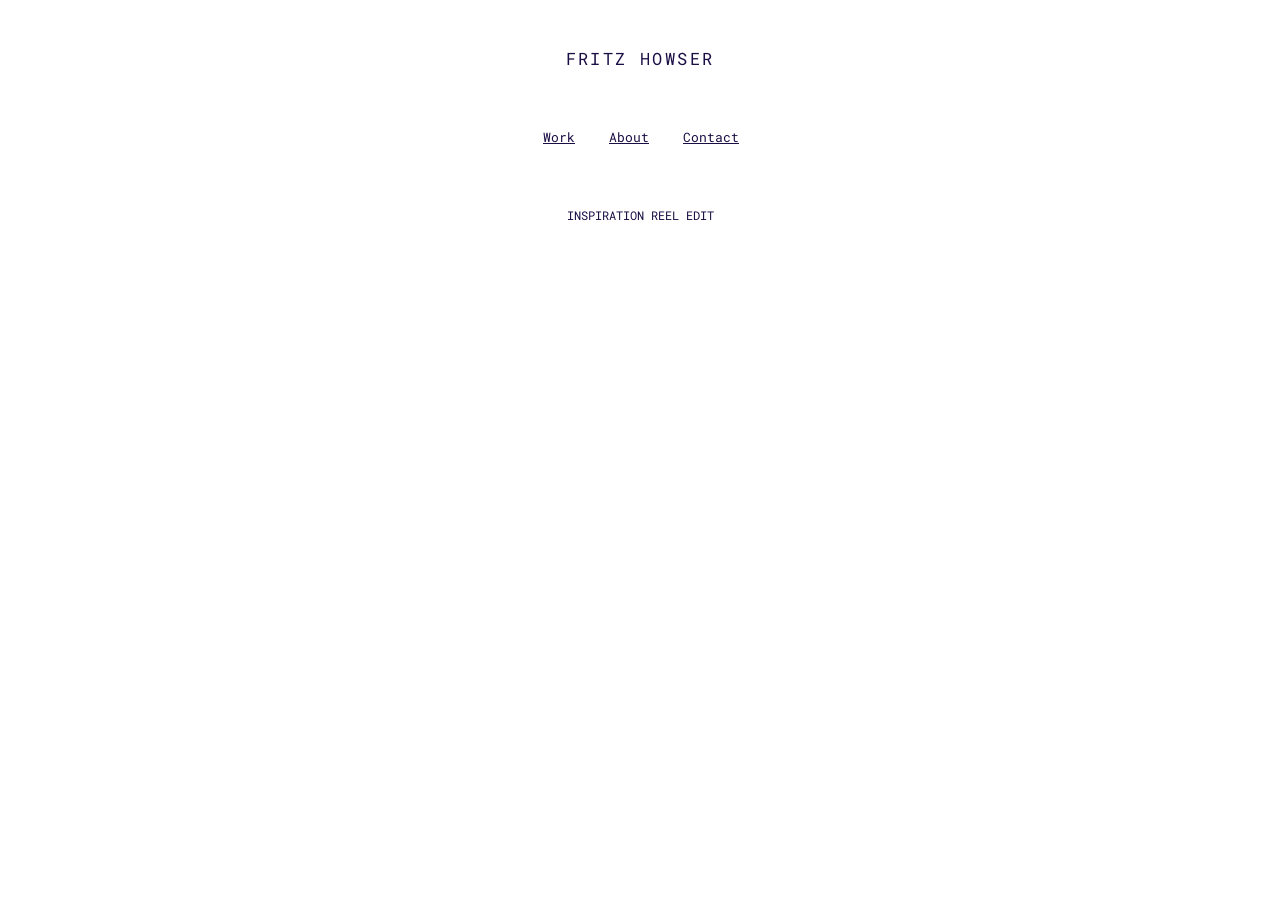
<file: reel.html>
<!DOCTYPE HTML>
<html>
<head>
		<meta name="viewport" content="width=device-width, initial-scale=1">

	<!-- CSS -->
		<link rel="stylesheet" type="text/css" href="css/styles.css">

	<!-- GOOGLE FONT -->
		<link href='https://fonts.googleapis.com/css?family=Roboto+Mono:400,500italic,500,700' rel='stylesheet' type='text/css'>

	<!-- JQUERY PLUG -->
		<script src="https://ajax.googleapis.com/ajax/libs/jquery/3.1.0/jquery.min.js">
		</script>

	<!-- PARALLAX -->
		<script src="js/jquery.parallax.js"></script>

	<!-- CUSTOM SCRIPTS -->
		<script src="js/scripts.js"></script>
	</head>

<body id="thesis">

	<div class="name type">
			<a href="index.html">
			<p>Fritz Howser</p>
			</a>
	</div>
	<div class="navigation clearfix">
			<nav class="clearfix">
				<ul>	
					<li class="nav-button nav-buttonspace work info type">
						<a href="work.html"> Work </a>
					</li>
					<li class="nav-button nav-buttonspace work info type">
						<a href="about.html"> About </a>
					</li>
					<li class="nav-button work info type">
						<a href="contact.html"> Contact </a>
					</li>	
				</ul>
			</nav>
	</div>

	<div class="container clearfix">
		<div class="description">
				<p>
					INSPIRATION REEL EDIT
					
				</p>
		</div>
		<div class="video">

			<iframe src="https://player.vimeo.com/video/178260643" width="700" height="393" frameborder="0" webkitallowfullscreen mozallowfullscreen allowfullscreen></iframe>

		</div>
	</div>


</body>

</html>
</file>
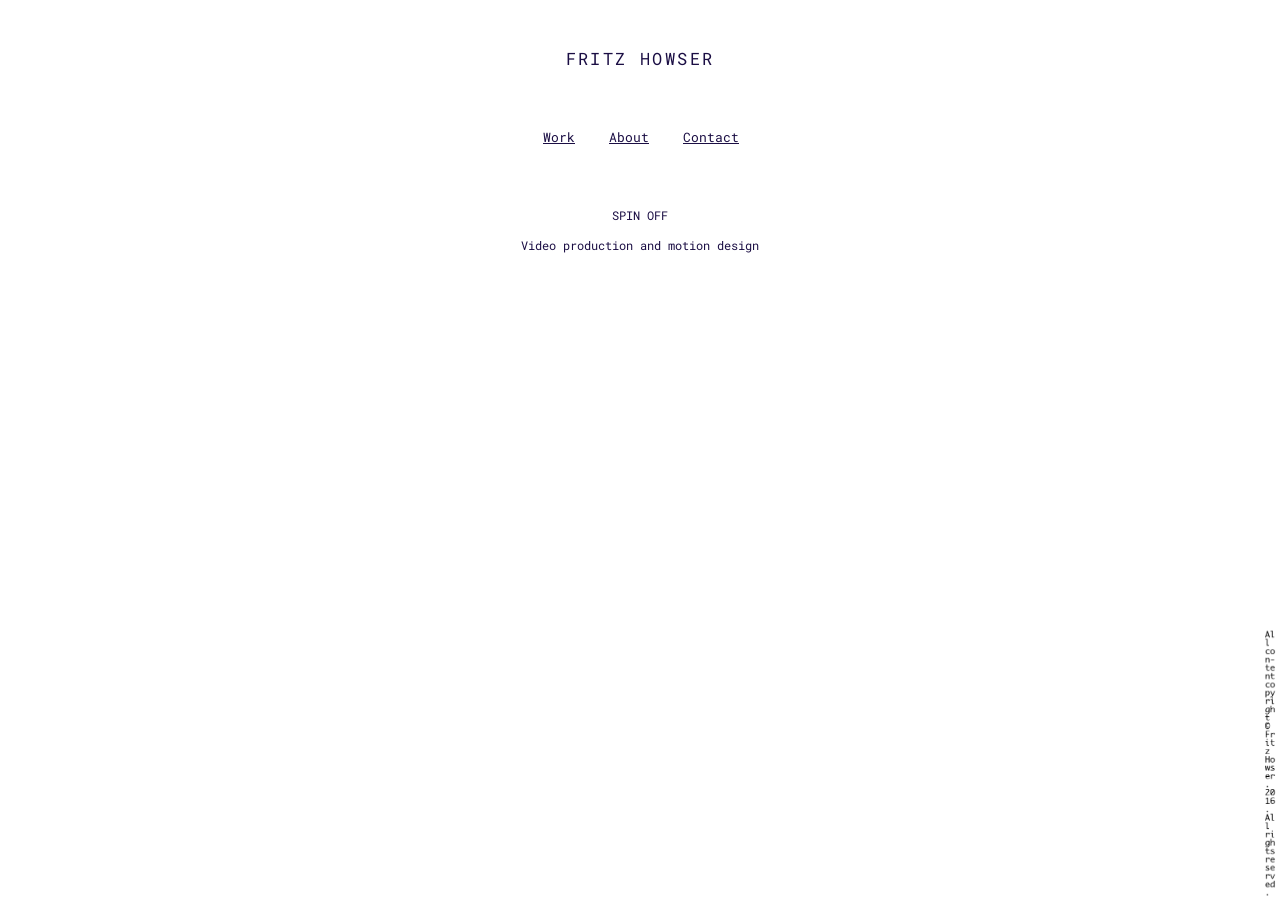
<file: spinvid.html>
<!DOCTYPE HTML>
<html>
<head>
		<meta name="viewport" content="width=device-width, initial-scale=1">

	<!-- CSS -->
		<link rel="stylesheet" type="text/css" href="css/styles.css">

	<!-- GOOGLE FONT -->
		<link href='https://fonts.googleapis.com/css?family=Roboto+Mono:400,500italic,500,700' rel='stylesheet' type='text/css'>

	<!-- JQUERY PLUG -->
		<script src="https://ajax.googleapis.com/ajax/libs/jquery/3.1.0/jquery.min.js">
		</script>

	<!-- PARALLAX -->
		<script src="js/jquery.parallax.js"></script>

	<!-- CUSTOM SCRIPTS -->
		<script src="js/scripts.js"></script>
	</head>

<body id="spin">

	<div class="name type">
			<a href="index.html">
			<p>Fritz Howser</p>
			</a>
	</div>
	<div class="navigation clearfix">
			<nav class="clearfix">
				<ul>	
					<li class="nav-button nav-buttonspace work info type">
						<a href="work.html"> Work </a>
					</li>
					<li class="nav-button nav-buttonspace work info type">
						<a href="about.html"> About </a>
					</li>
					<li class="nav-button work info type">
						<a href="contact.html"> Contact </a>
					</li>	
				</ul>
			</nav>
	</div>

	<div class="container clearfix">

		<div class="description">
				<p>SPIN OFF</p>
				<br>
				<p>Video production and motion design</p>

		</div>
		<div class="video">

			<iframe src="https://player.vimeo.com/video/185723020" width="700" height="393" frameborder="0" webkitallowfullscreen mozallowfullscreen allowfullscreen></iframe>

		</div>
	</div>

	<div class="copyright">
			<img src="img/copyright.png">
	</div>


</body>

</html>
</file>
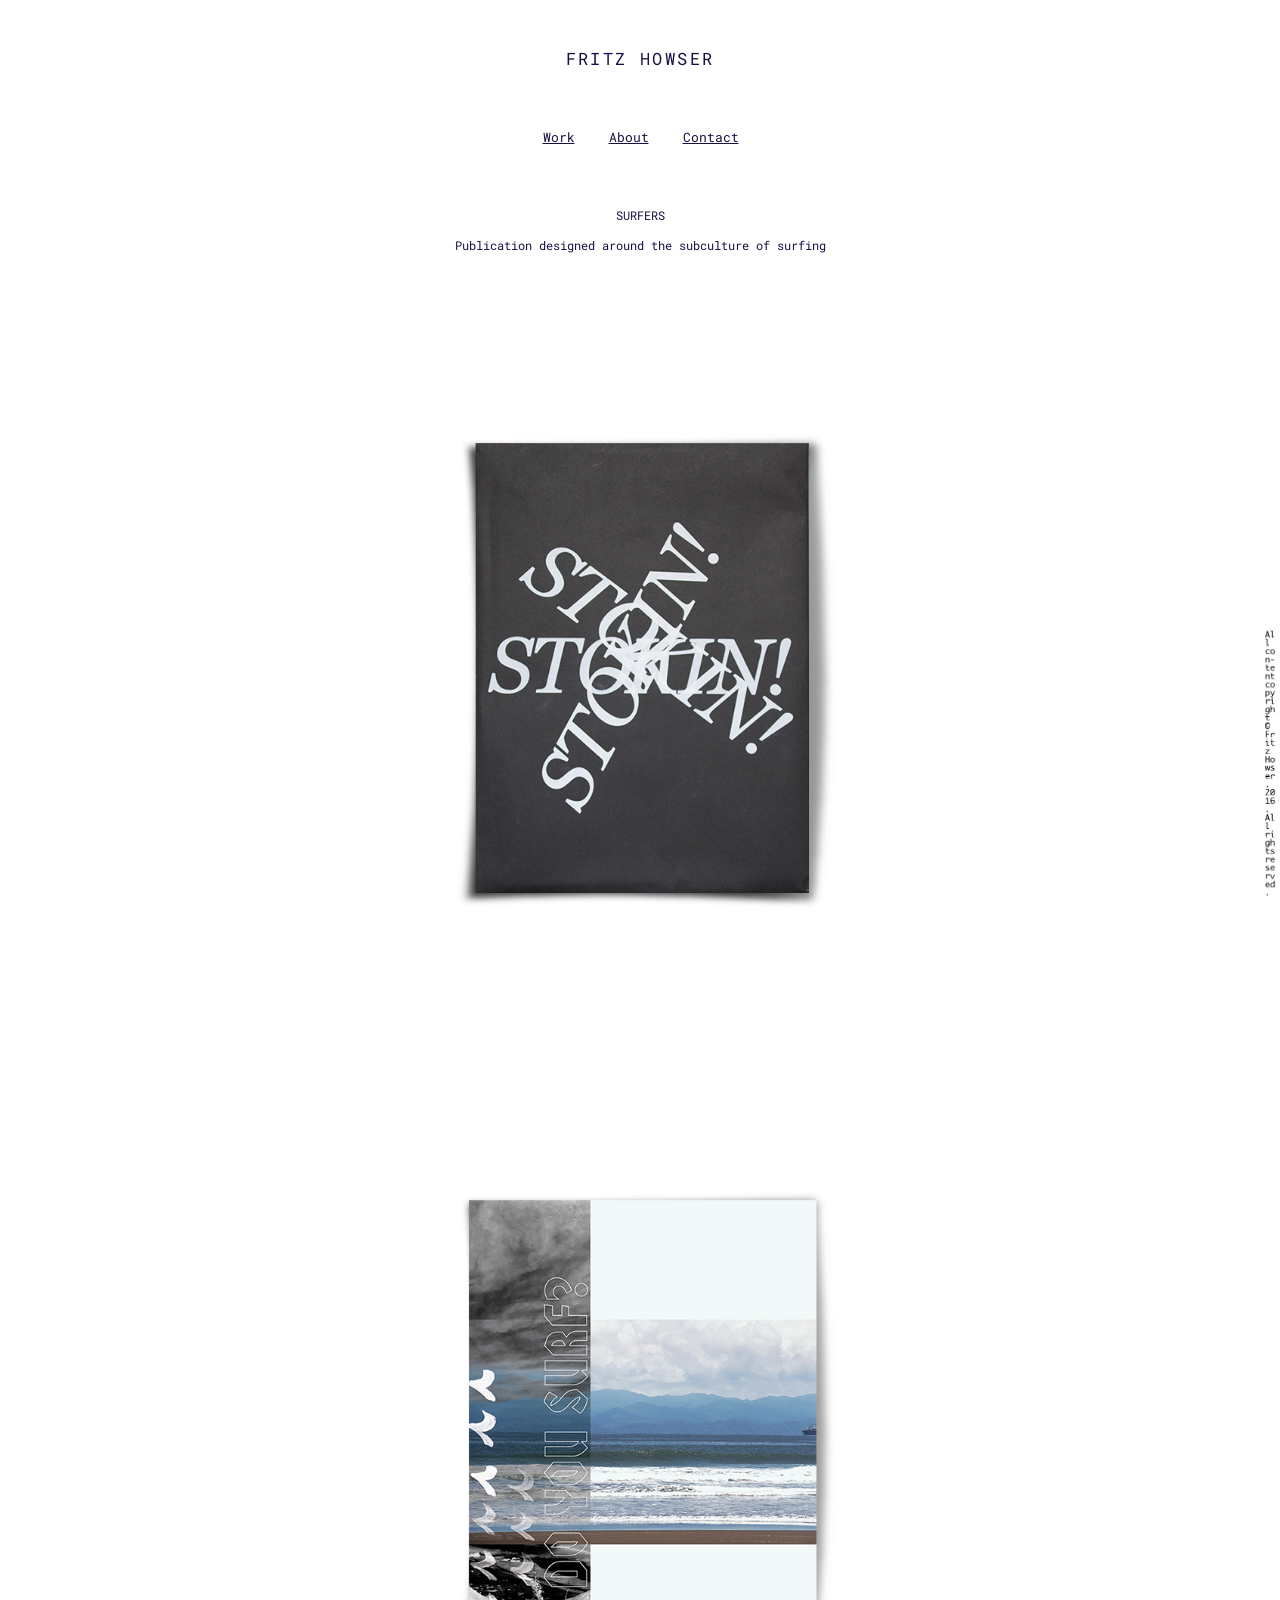
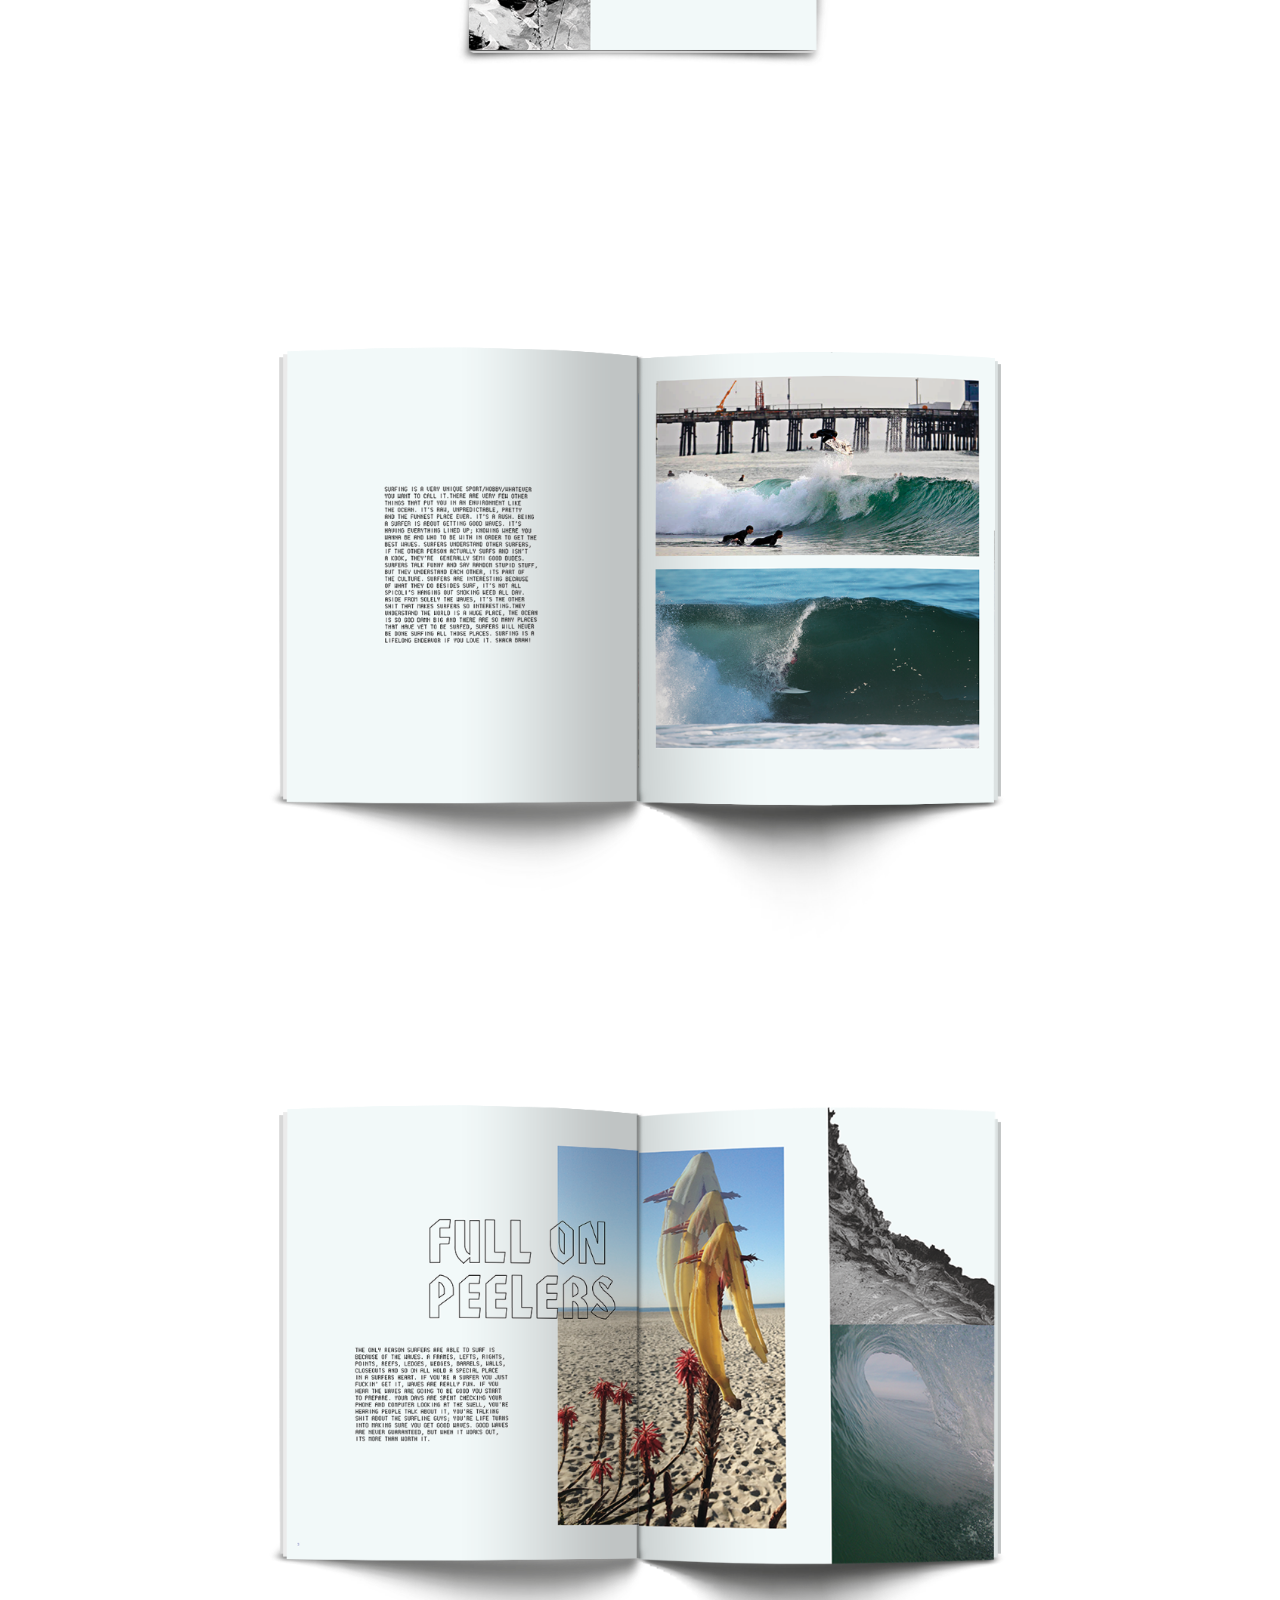
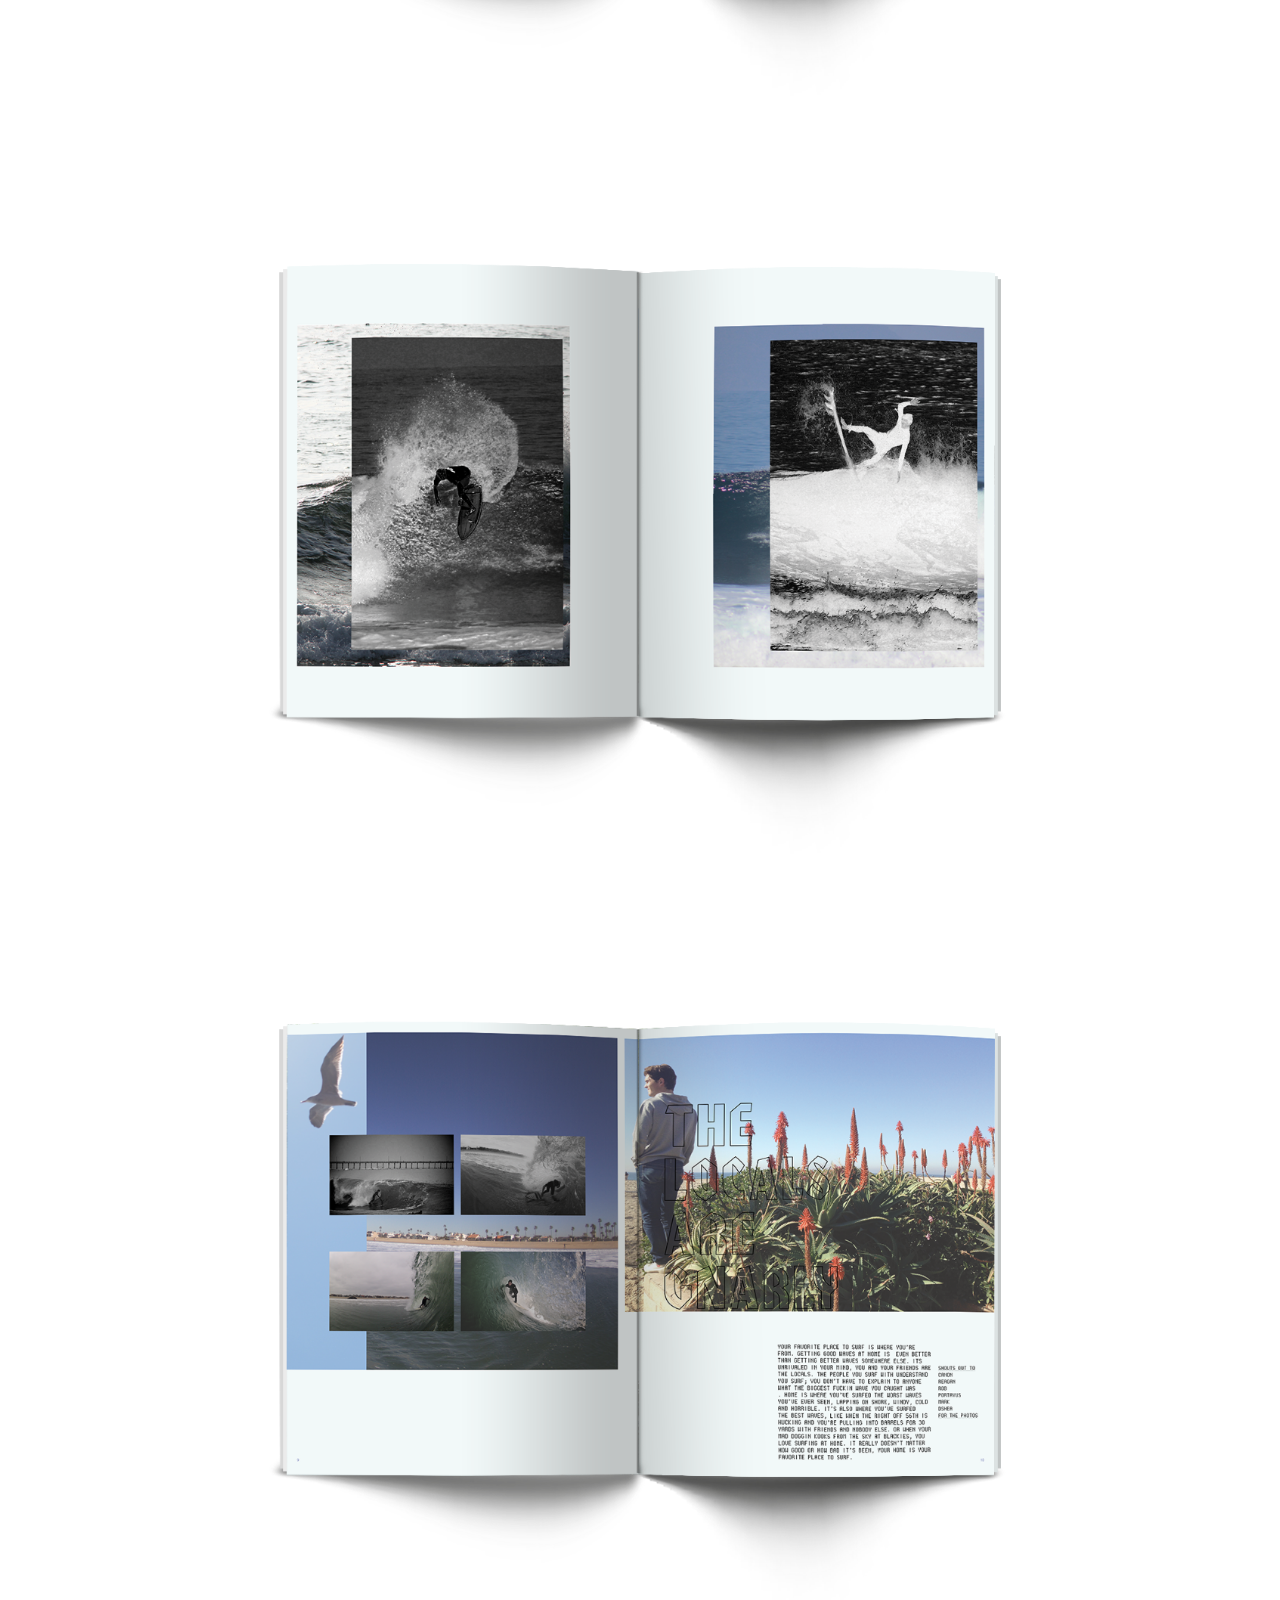
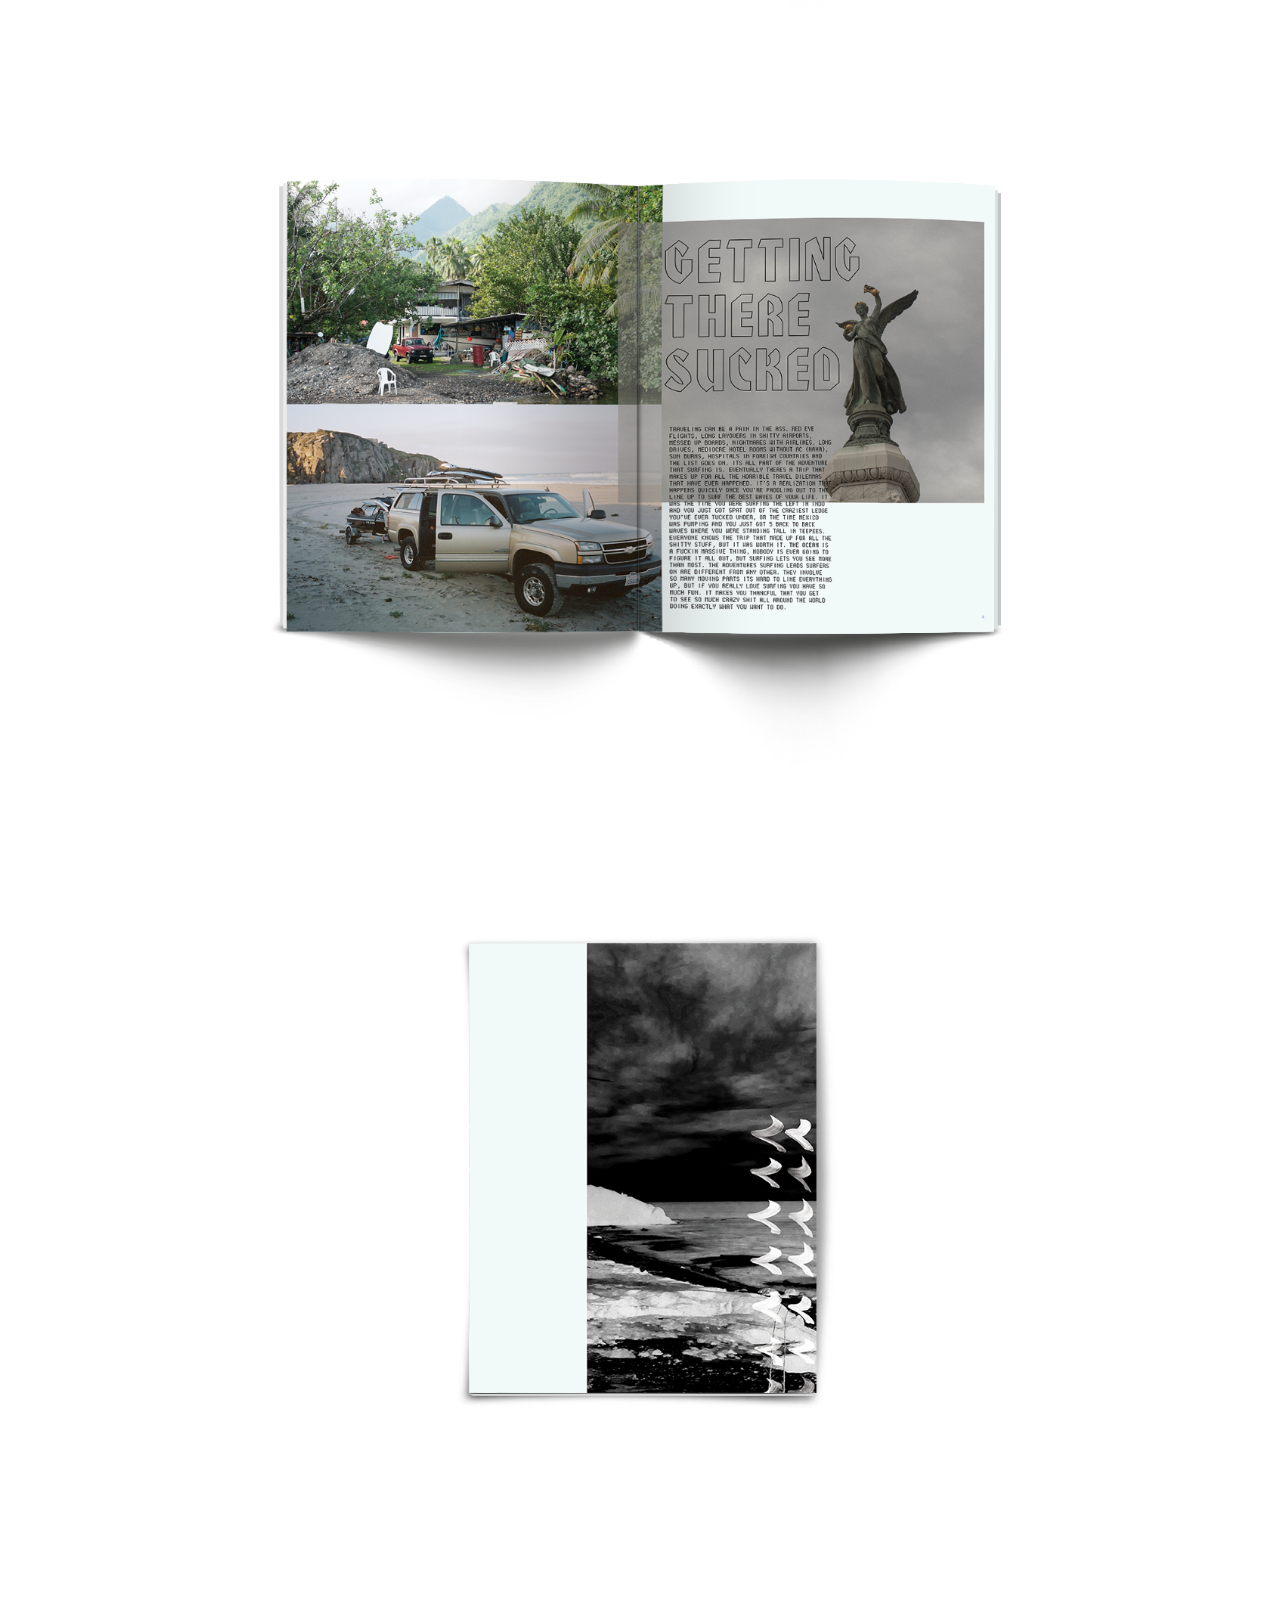
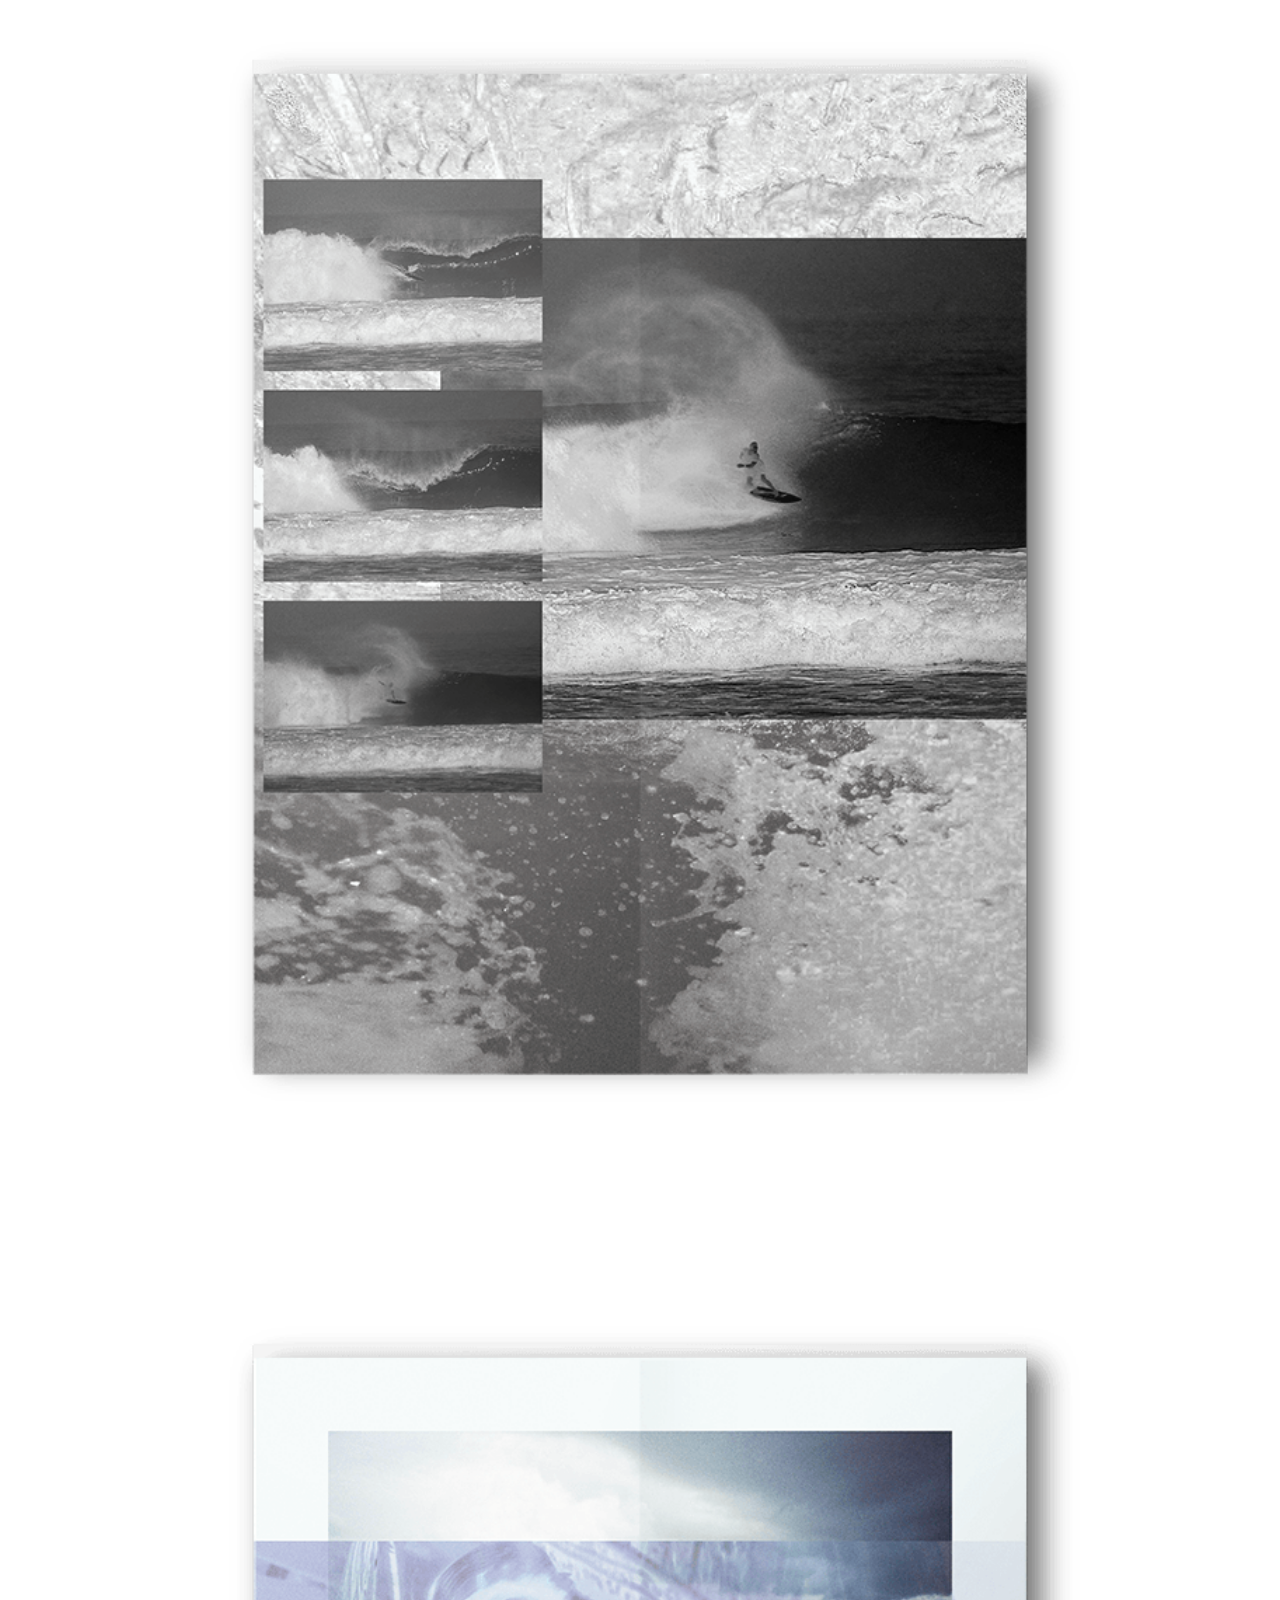
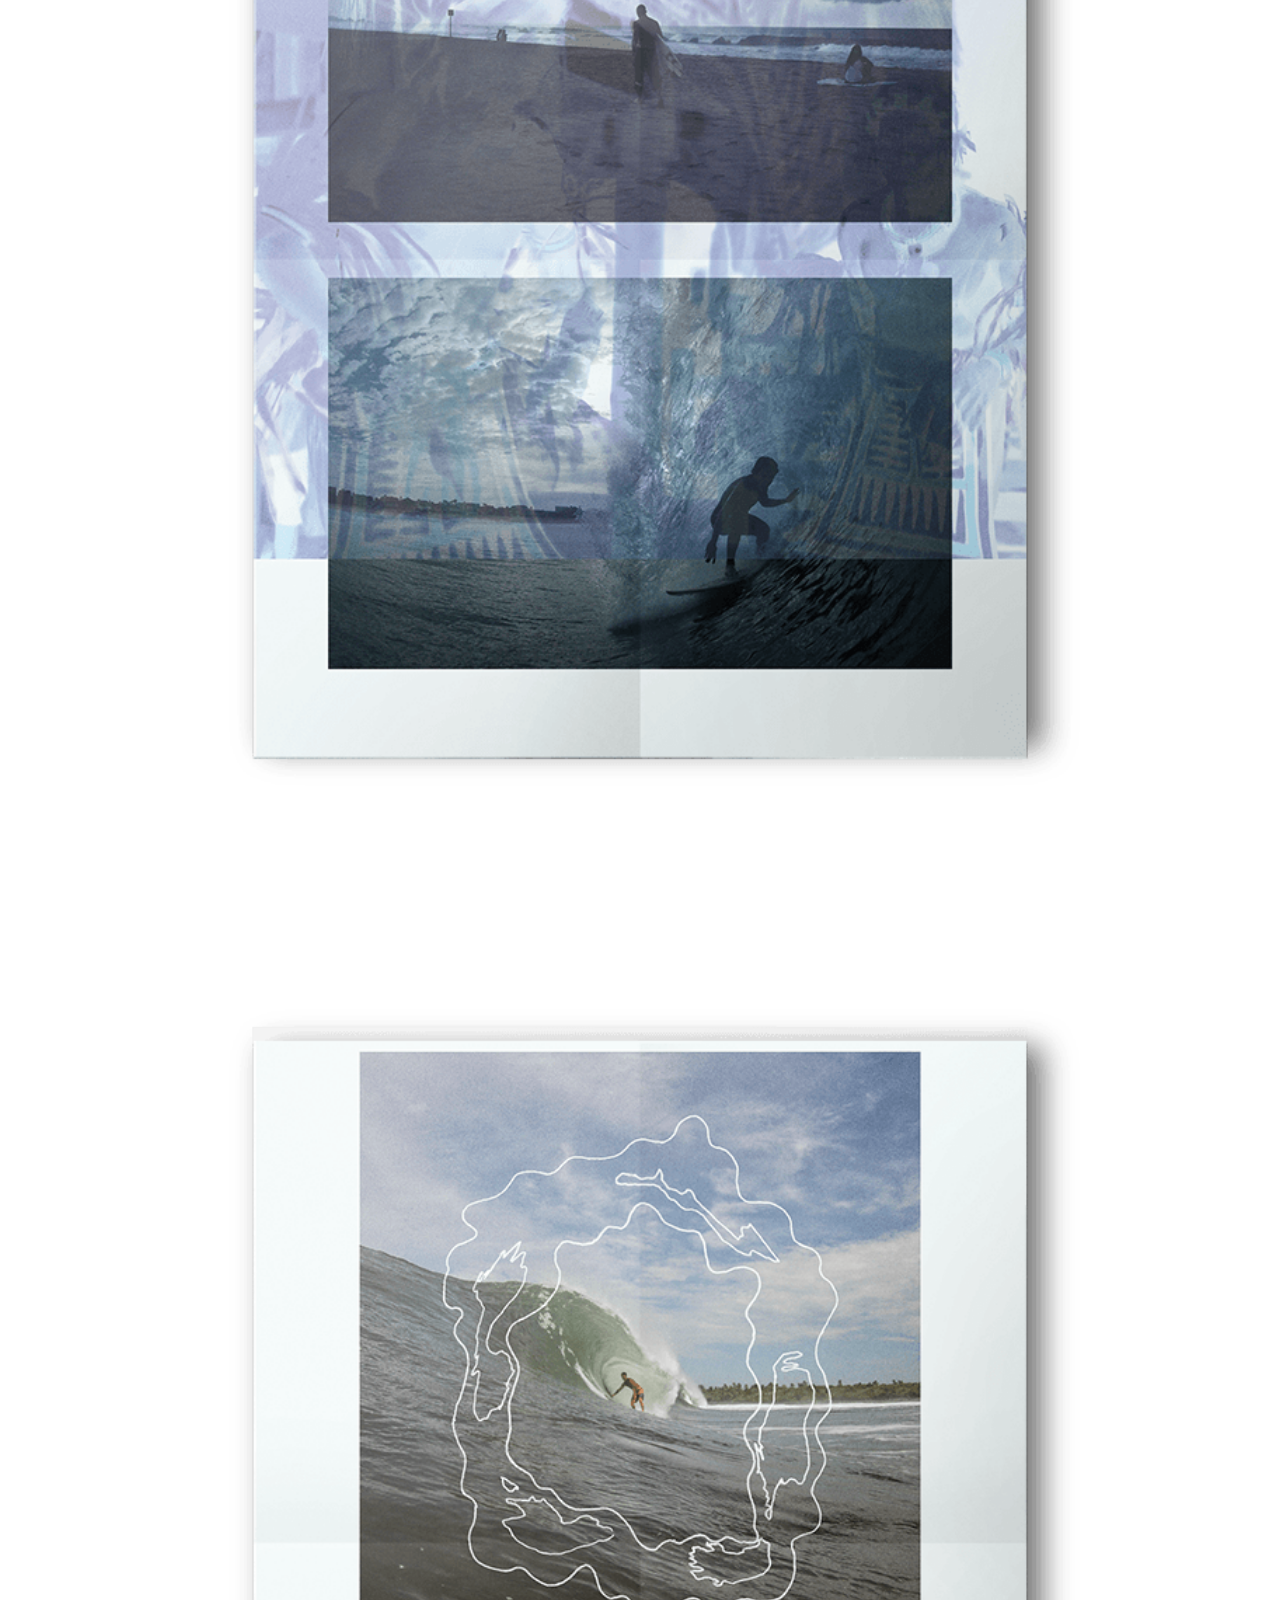
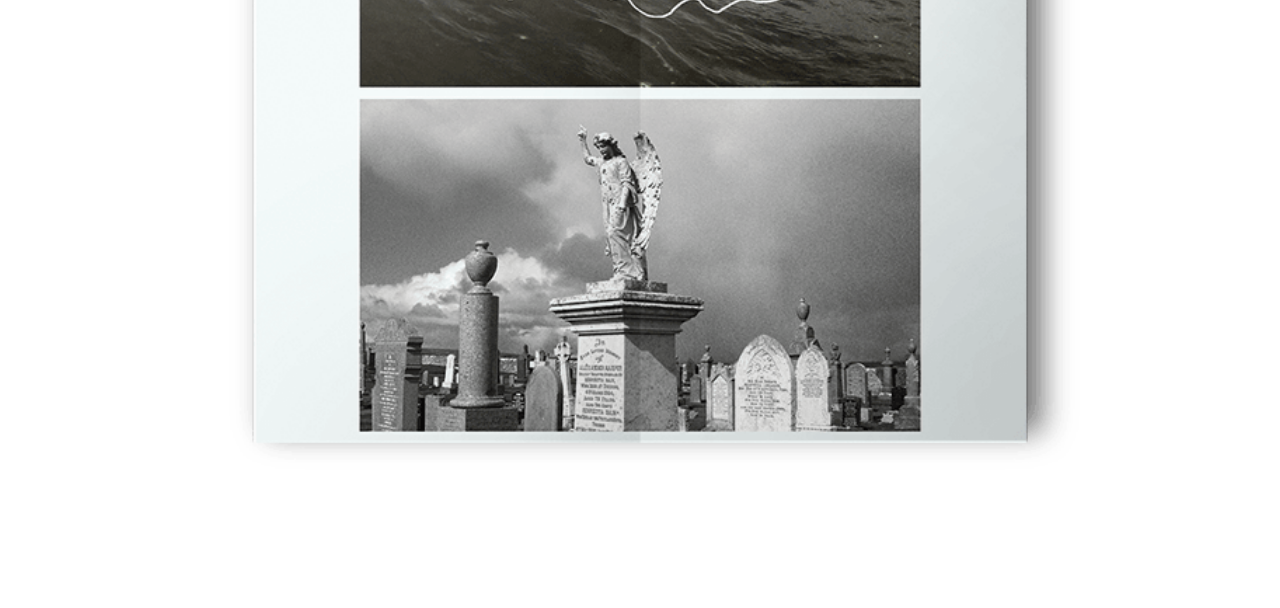
<file: surfers.html>
<!DOCTYPE HTML>
<html>
<head>
		<meta name="viewport" content="width=device-width, initial-scale=1">

	<!-- CSS -->
		<link rel="stylesheet" type="text/css" href="css/styles.css">

	<!-- GOOGLE FONT -->
		<link href='https://fonts.googleapis.com/css?family=Roboto+Mono:400,500italic,500,700' rel='stylesheet' type='text/css'>

	<!-- JQUERY PLUG -->
		<script src="https://ajax.googleapis.com/ajax/libs/jquery/3.1.0/jquery.min.js">
		</script>

	<!-- PARALLAX -->
		<script src="js/jquery.parallax.js"></script>

	<!-- CUSTOM SCRIPTS -->
		<script src="js/scripts.js"></script>
	</head>

<body id="surf">

	<div class="name type">
			<a href="index.html">
			<p>Fritz Howser</p>
			</a>
	</div>
	<div class="navigation clearfix">
			<nav class="clearfix">
				<ul>	
					<li class="nav-button nav-buttonspace work info type">
						<a href="work.html"> Work </a>
					</li>
					<li class="nav-button nav-buttonspace work info type">
						<a href="about.html"> About </a>
					</li>
					<li class="nav-button work info type">
						<a href="contact.html"> Contact </a>
					</li>	
				</ul>
			</nav>
	</div>

	<div class="container clearfix">

		<div class="description">
				<p>
					<a href="surfers.html">SURFERS</a>
				</p>
				<br>
				<p>
					Publication designed around the subculture of surfing
				</p>
			</div>


		<div class="content">
			<img src="img/surfers/1.png">
		</div>
		<div class="content">
			<img src="img/surfers/2.png">
		</div>
		<div class="content">
			<img src="img/surfers/3.png">
		</div>
		<div class="content">
			<img src="img/surfers/4.png">
		</div>
		<div class="content">
			<img src="img/surfers/5.png">
		</div>
		<div class="content">
			<img src="img/surfers/6.png">
		</div>
		<div class="content">
			<img src="img/surfers/7.png">
		</div>
		<div class="content">
			<img src="img/surfers/8.png">
		</div>
		<div class="content poster">
			<img src="img/surfers/9.png">
		</div>
		<div class="content poster">
			<img src="img/surfers/10.png">
		</div>
		<div class="content poster">
			<img src="img/surfers/11.png">
		</div>
	</div>

	<div class="copyright">
			<img src="img/copyright.png">
	</div>


</body>

</html>
</file>
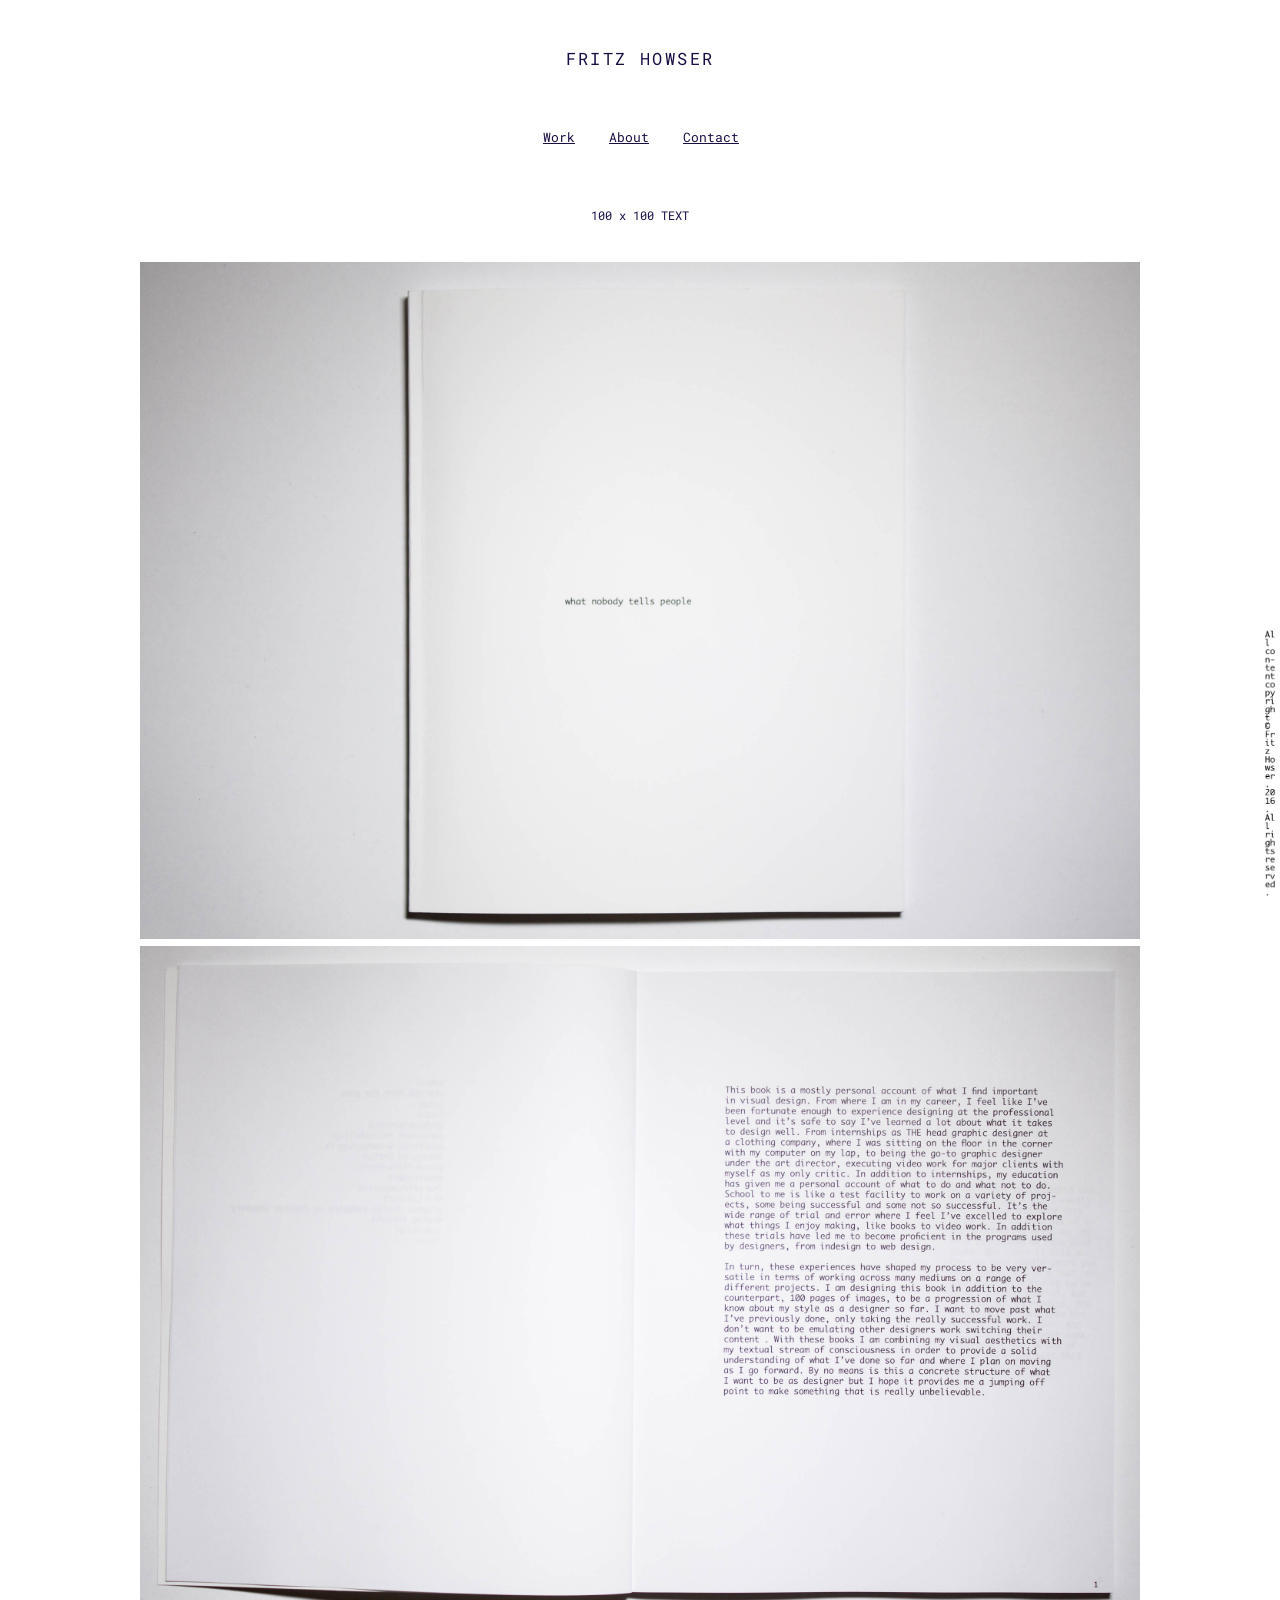
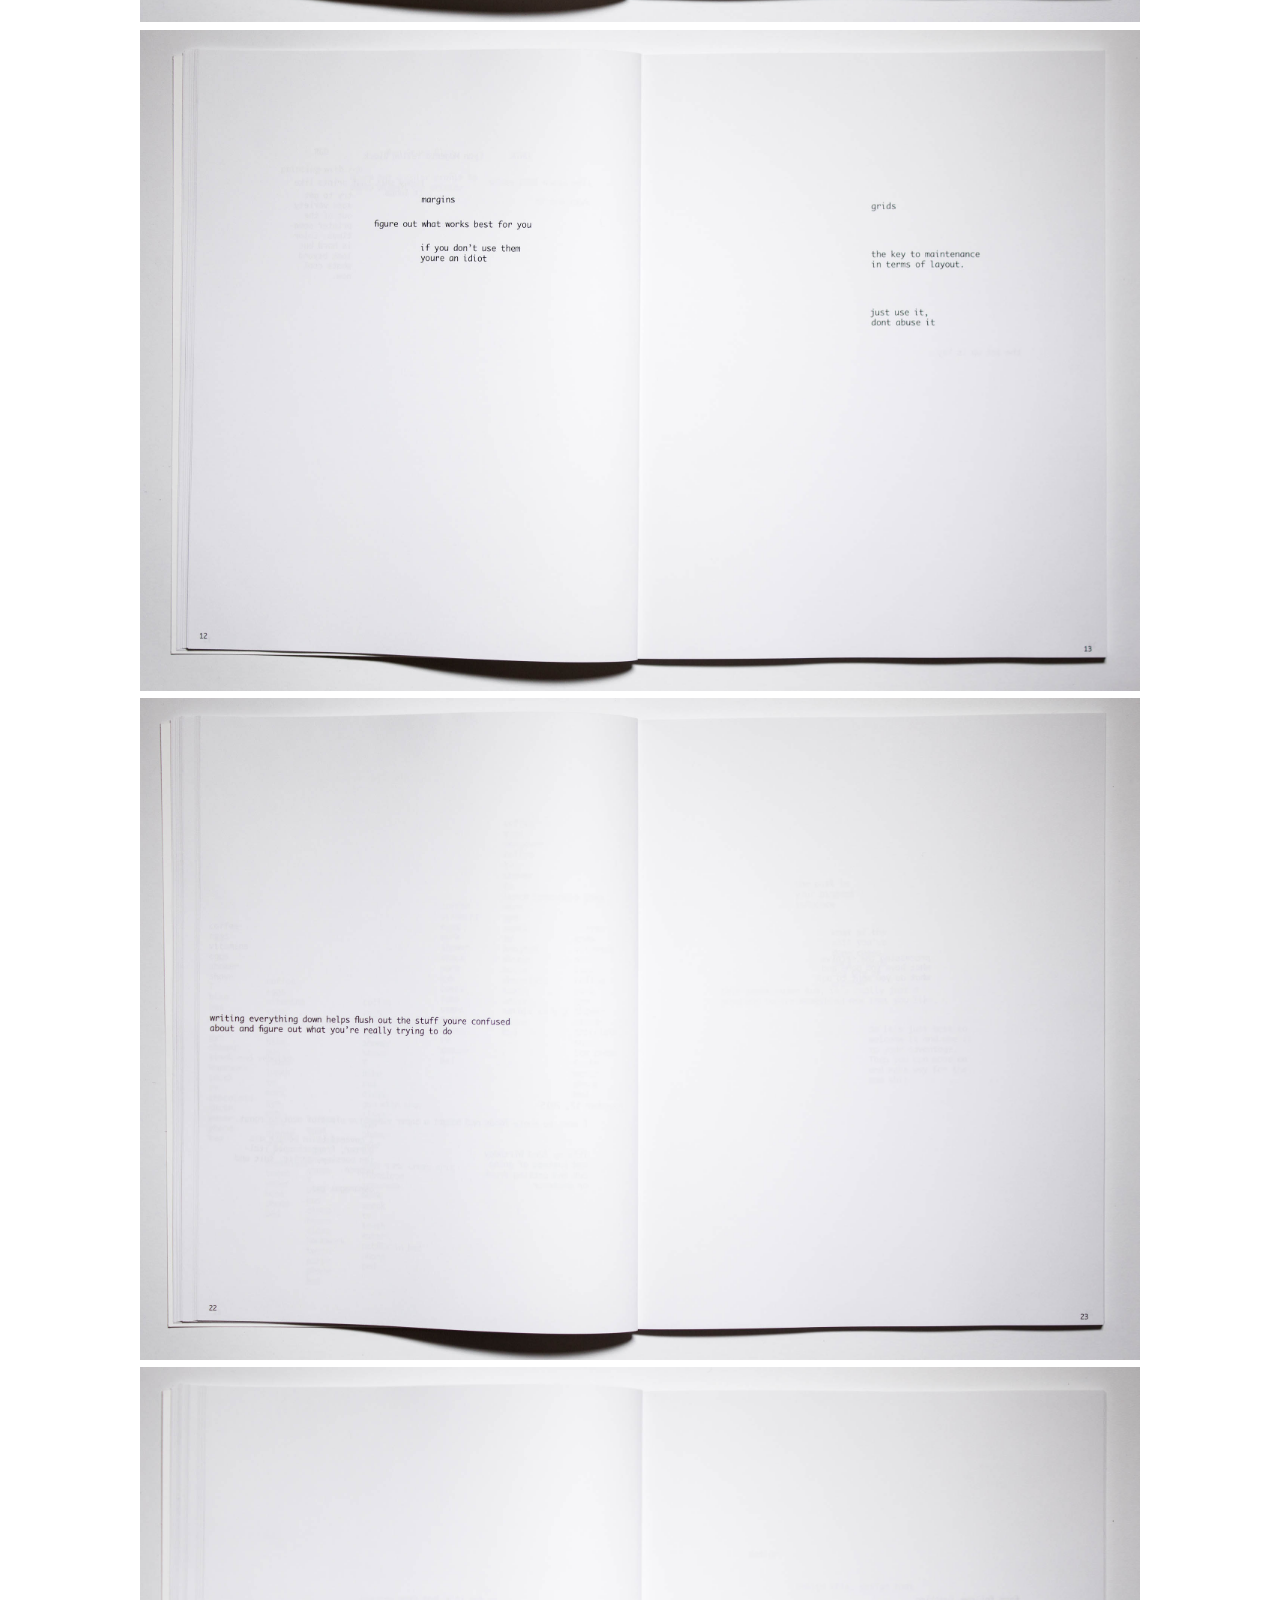
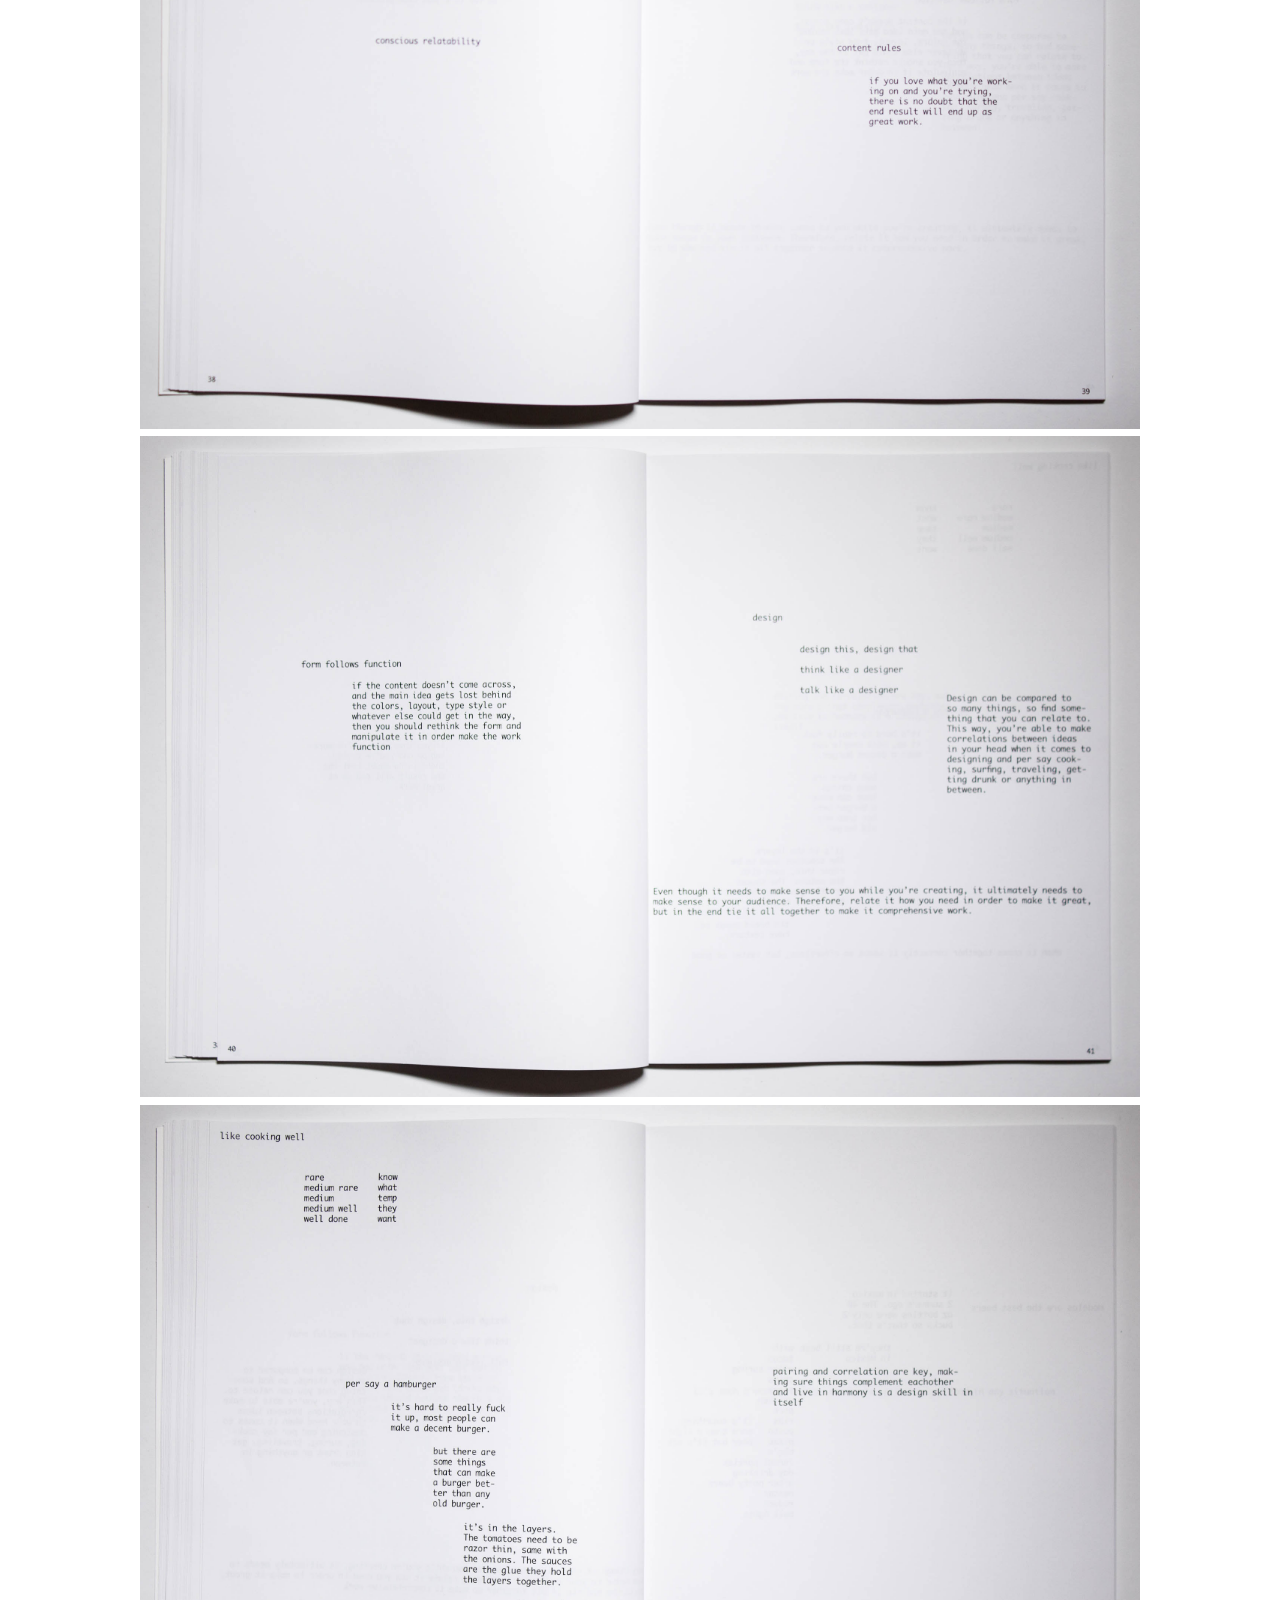
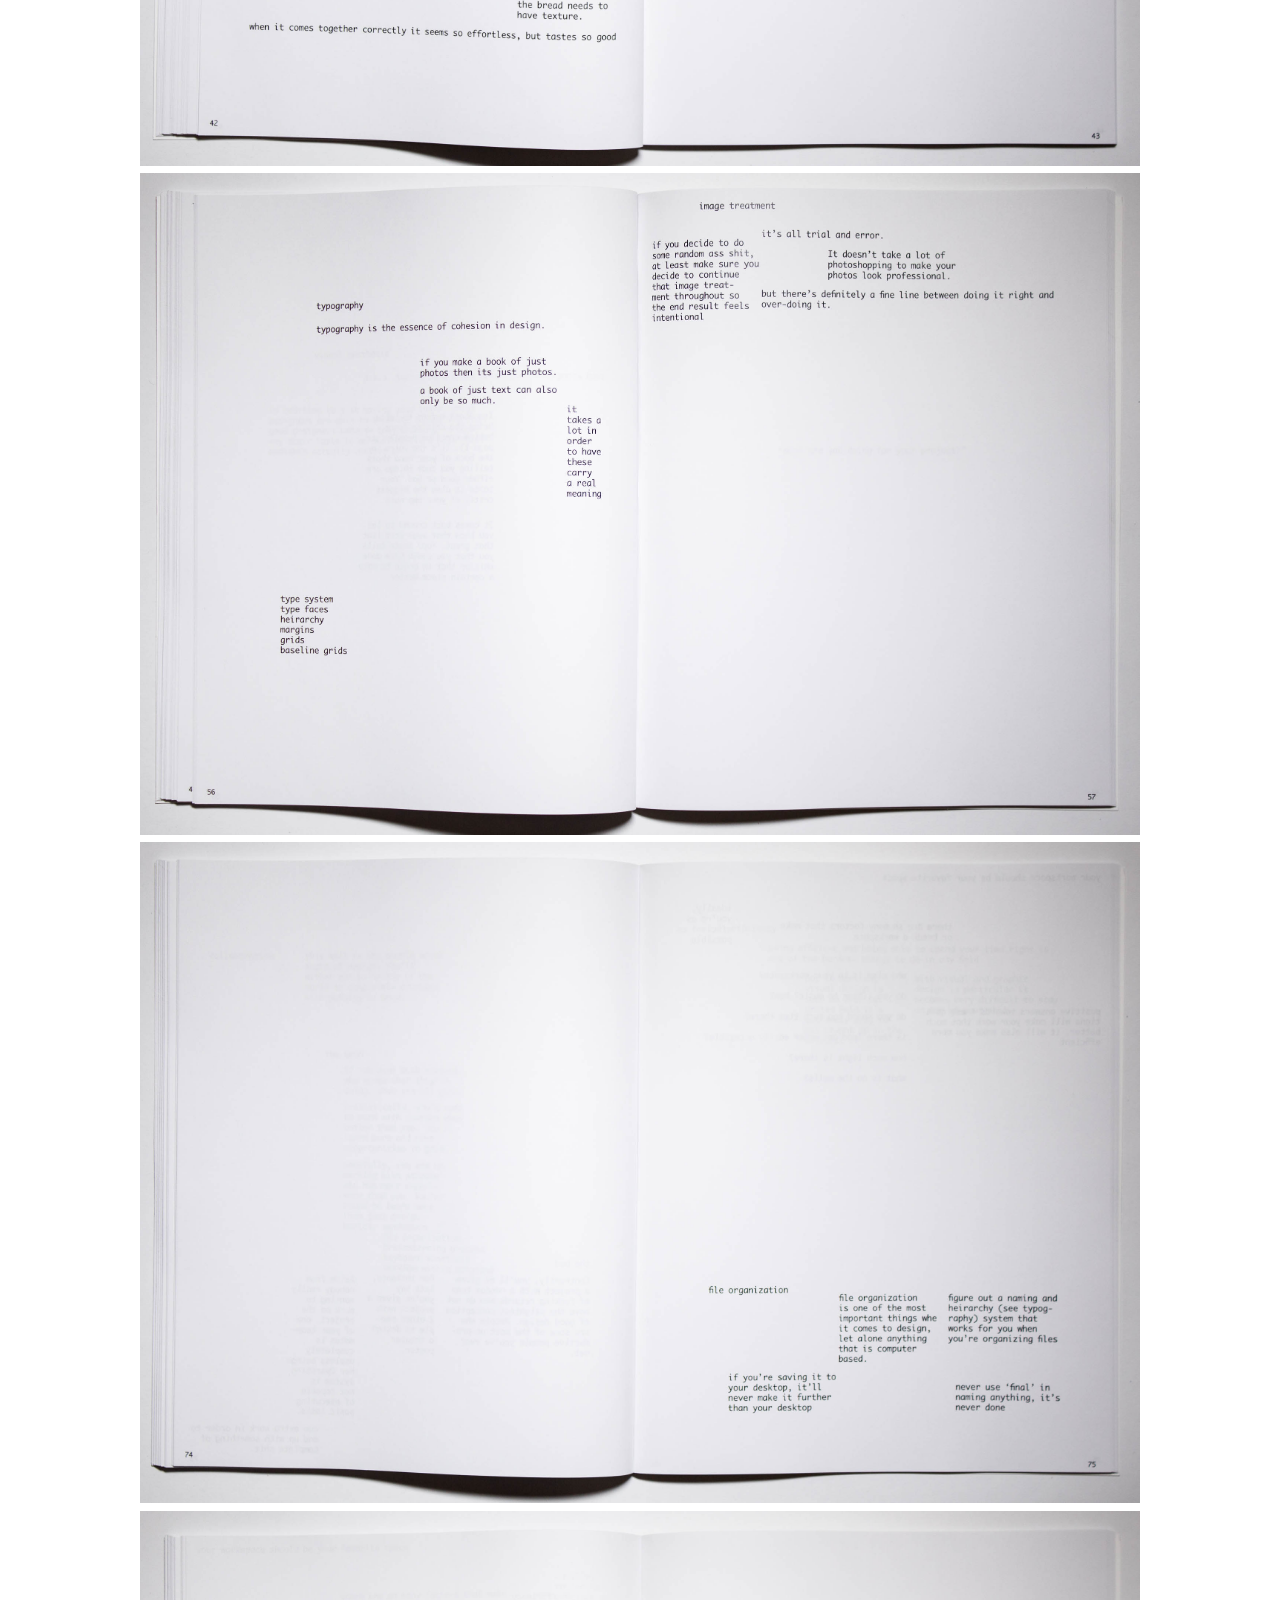
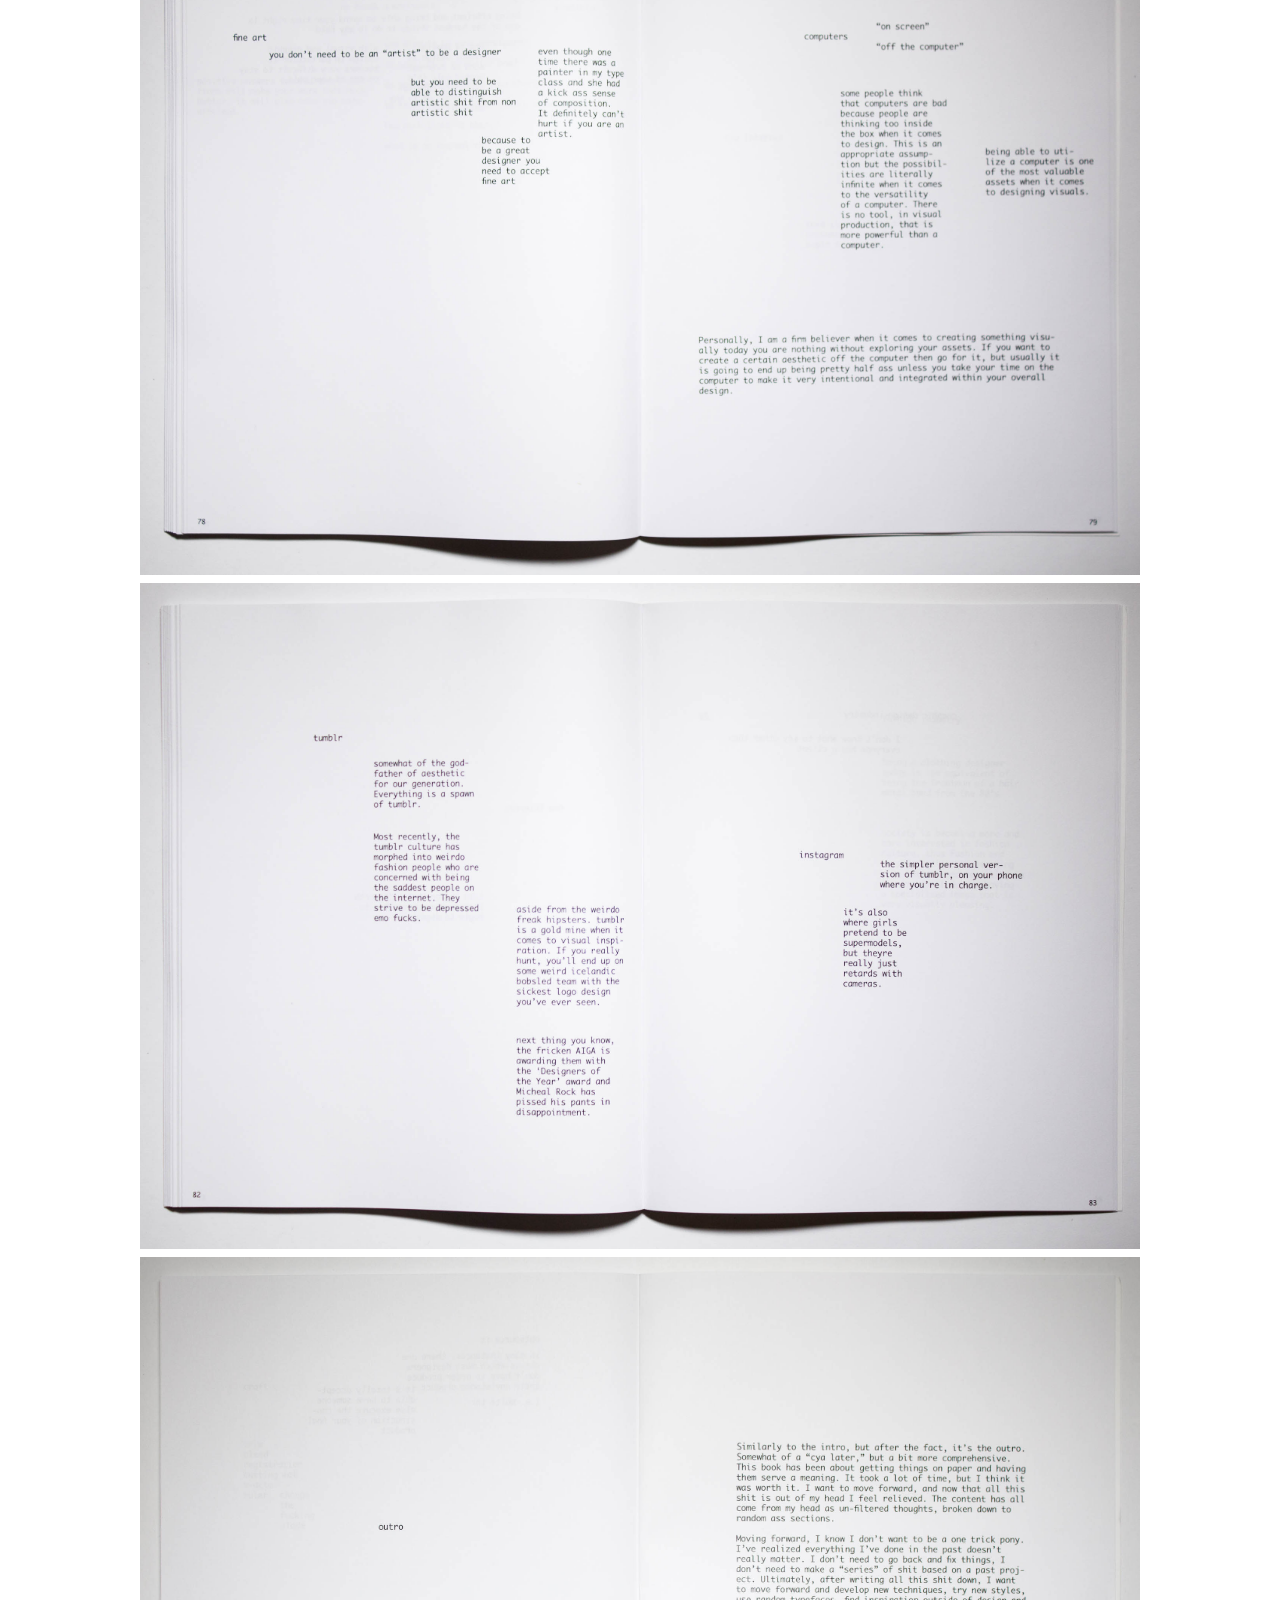
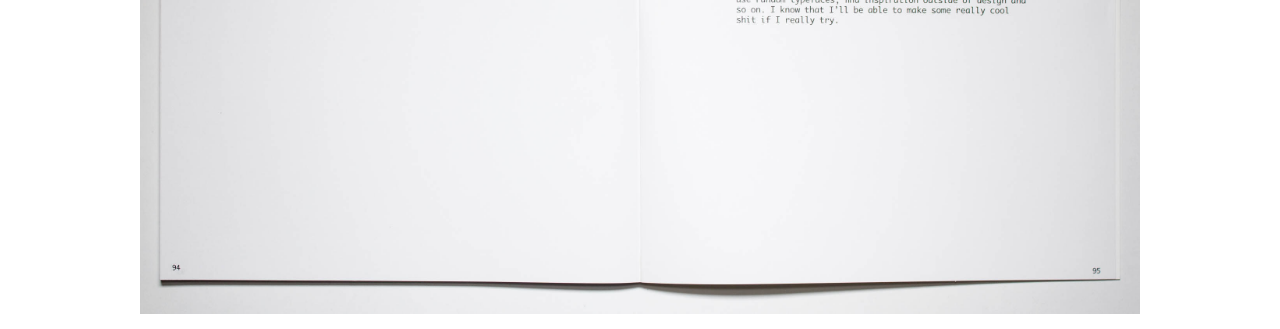
<file: text100.html>
<!DOCTYPE HTML>
<html
<head>
		<meta name="viewport" content="width=device-width, initial-scale=1">

	<!-- CSS -->
		<link rel="stylesheet" type="text/css" href="css/styles.css">

	<!-- GOOGLE FONT -->
		<link href='https://fonts.googleapis.com/css?family=Roboto+Mono:400,500italic,500,700' rel='stylesheet' type='text/css'>

	<!-- JQUERY PLUG -->
		<script src="https://ajax.googleapis.com/ajax/libs/jquery/3.1.0/jquery.min.js">
		</script>

	<!-- PARALLAX -->
		<script src="js/jquery.parallax.js"></script>

	<!-- CUSTOM SCRIPTS -->
		<script src="js/scripts.js"></script>
	</head>

<body id="text100">

	<div class="name type">
			<p>Fritz Howser</p>
	</div>


	<div class="navigation clearfix">
			<nav class="clearfix">
				<ul>	
					<li class="nav-button nav-buttonspace work info type">
						<a href="work.html"> Work </a>
					</li>
					<li class="nav-button nav-buttonspace work info type">
						<a href="work.html"> About </a>
					</li>
					<li class="nav-button work info type">
						<a href="work.html"> Contact </a>
					</li>	
				</ul>
			</nav>
	</div>

	<div class="container clearfix">
		<div class="description">
				<p>
					100 x 100 TEXT
				</p>
		</div>
		<div class="content">
			<img src="img/100text/1.jpg">
		</div>
		<div class="content">
			<img src="img/100text/2.jpg">
		</div>
		<div class="content">
			<img src="img/100text/3.jpg">
		</div>
		<div class="content">
			<img src="img/100text/4.jpg">
		</div>
		<div class="content">
			<img src="img/100text/5.jpg">
		</div>
		<div class="content">
			<img src="img/100text/6.jpg">
		</div>
		<div class="content">
			<img src="img/100text/7.jpg">
		</div>
		<div class="content">
			<img src="img/100text/8.jpg">
		</div>
		<div class="content">
			<img src="img/100text/9.jpg">
		</div>
		<div class="content">
			<img src="img/100text/10.jpg">
		</div>
		<div class="content">
			<img src="img/100text/11.jpg">
		</div>
		<div class="content">
			<img src="img/100text/12.jpg">
		</div>	
	</div>

	<div class="copyright">
			<img src="img/copyright.png">
	</div>

</body>
</html>
</file>
<file: css/styles.css>
<style>

	<meta charset="utf-8">

	<link href='https://fonts.googleapis.com/css?family=Roboto+Mono:400,500italic,500,700' rel='stylesheet' type='text/css'>


	html, body, div, span, applet, object, iframe,
	h1, h2, h3, h4, h5, h6, p, blockquote, pre,
	a, abbr, acronym, address, big, cite, code,
	del, dfn, em, img, ins, kbd, q, s, samp,
	small, strike, strong, sub, sup, tt, var,
	b, u, i, center,
	dl, dt, dd, ol, ul, li,
	fieldset, form, label, legend,
	table, caption, tbody, tfoot, thead, tr, th, td,
	article, aside, canvas, details, embed, 
	figure, figcaption, footer, header, hgroup, 
	menu, nav, output, ruby, section, summary,
	time, mark, audio, video {
		margin: 0 auto;
		padding: 0 auto;
		border: 0 auto;
		font-size: 100%;
		font: inherit;
		vertical-align: baseline;
		font-family: 'Roboto Mono', sans-serif;
	}
	/* HTML5 display-role reset for older browsers */
	article, aside, details, figcaption, figure, 
	footer, header, hgroup, menu, nav, section {
		display: block;
	}
	body {
		line-height: 1;
	}
	ol, ul {
		list-style: none;
	}
	blockquote, q {
		quotes: none;
	}
	blockquote:before, blockquote:after,
	q:before, q:after {
		content: '';
		content: none;
	}

	table {
		border-collapse: collapse;
		border-spacing: 0;
	}

	.clearfix {
		overflow: auto;
	}

	html {
		font-family: 'Roboto Mono', sans-serif;
	}

	body{	
		color:#1b0e44; /*deep purple*/
			}

	/*type*/
		html {
			font-size: 12px;
			color:#1b0e44; /*V dark og purple*/
		}
/*og purple #1b0e44*/		
 /*other purple #4a368a*/

		h1 {
			font-size: 3rem;
		}

		h2 {
			font-size: 2rem;
		}

		.type{
			font-weight: 400;
		}


	/*links*/

		a:visited{
			color:#1b0e44; /*purple*/
			text-decoration: none;
		}

		a:link {
			color:#1b0e44; /*purple*/
			text-decoration: none;
		}

/*nav mobile*/

		.name {
			margin: 0 auto;
			padding: 0 auto;
			font-size: 1.4rem;
			text-align: center;
			margin-bottom: 8%;
			margin-top:8%;
			letter-spacing: .2rem;
			text-transform: uppercase;
		}

		.copyright {
			margin: 0 auto;
			bottom:0;
			right:0;
			width:15px;
			margin-top:5%; 
		}

		.copyright img{		
			width:100%;
			height:100%;
		}

		.navigation{
			font-size: 1.1rem;
			z-index: 100;
			width:100%;
			height:50px;
			z-index: 100;
			position: fixed;
			color:#1b0e44; /*deep purple*/
		}

		nav { 
			position: fixed;
			width:300px;
			margin-left: 50%;
			left:-150px;
			}

		nav ul li{
			display: inline-block;
			padding-left: 5%;
			padding-right: 5%;

		}
		
		.nav-button {
			text-decoration: underline;
			}

		.nav-buttonspace {
		}

		.welcome{
			margin: 0 auto;
			margin-top: 25%;
			width:90%;

		}

		.welcome p{
			text-align: center;
			line-height: 1.5rem;
		}


		#mover{
			margin:0 auto;
			width: 80%;
			margin-top: 10%;
			margin-bottom: 10%;
		}


		.proj{
			width:100%;
			margin-top: 5%;
			padding-bottom: 4%;
			border-left:.7px double red;
			border-right:.7px double #f29109;
			text-align: center;
		}

		.layer{
			
		}

		.proj img{
			margin:0 auto;
			width:90%;
			height:90%;
			margin-bottom: 4%;
		}

		#project5 img{
			margin-left: 15%;
			width:70%;
			height:70%;
		}

		#work .copyright{
			bottom:0;
			right:0;
			position: fixed;
		}

		.list{
			margin: 0 auto;
			margin-top: 15%;
			margin-bottom: 10%;
			width: 90%;
			color:#1b0e44; /*deep purple*/
		}

		.item{
			width:100%;
			margin-top: 10%;
			padding-bottom:.5%;
			border-bottom:.7px solid #124ded; /*blue*/
			border-top: .7px solid #fdddff; /*light purple*/
			border-left:.7px solid red;
			border-right:.7px solid #f29109;/* orange */


			display:inline-block;
		}

		.full{
			width: auto;
			float:left;
			margin-left: 5%;
		}

		.full p{
			white-space: nowrap;
		}

		.full p:hover{
			text-decoration: none;
		}

		@keyframes previewcolor {
		0% {color:black;}
	    50% {color:black;}
	    51% {color:red;}
	    100% {color:black;}
		}

		@-webkit-keyframes previewcolor {
		0% {color:black;}
	    50% {color:black;}
	    51% {color:red;}
	    100% {color:black;}
		}

		.preview{
			float:right;
			text-align: center;
			padding:0%;
			padding-right: 10%;
			text-decoration: underline;
			cursor: pointer;

			animation-name: previewcolor;
    		animation-duration: 3s;
    		animation-iteration-count:infinite;

    		-webkit-animation-name: previewcolor;
    		-webkit-animation-duration: 3s;
    		-webkit-animation-iteration-count:infinite;


		}

		.container{
			margin-top: 25%;
		}

		.description{
			margin-bottom: 5%;
			text-align: center;
		}

		.description p{
			margin: 0 auto;
			line-height: 1.5rem;
		}

		#about .description p{
			line-height: 1.5rem;
		}

		.content{
				margin: 0 auto;
				width:100%;
				height: 100%;
				max-width: 1000px;
				margin-bottom: 1%;
			}

		.content img{
				margin:0 auto;
				width:100%;
		}

		.content p{
			text-align: center;
			line-height: 1.2rem;

		}

		.hider {
			margin:0 auto;
			padding:1%;
			width:100%;
			display:none;

		}

		.hider video{
			width:98%;
			font-size: 0;
		}

		.hider img{
			width:98%;
		}

		.video{
			margin:0 auto;
			width:90%;
			text-align: center;
			overflow-y:hidden;

		}

		.video iframe{
			width:100%;
			
		}

			.about{
				margin:0 auto;
				width:90%;
				max-width:600px;
				margin-bottom: 5%;
				display:none;
			}

			.about p{
				text-align: left;
				line-height: 1.2rem;
				margin-bottom: 5%;
			}

			.statement{
				margin:0 auto;
				text-decoration: underline;
				margin-bottom: 4%;
				cursor: pointer;
			}

			.statement p{
				text-align: center;
			}

			.sitelink{
				text-align: center;
				margin: 0 auto;
			}

			.sitelink p{
				margin: 0 auto;
			}


			.sitelink a{
				margin: 0 auto;
				text-align: center;
				
			}

			span{
				text-decoration: underline;
			}

			.gifs{
				margin:0 auto;
				margin-top: 7%;
				text-align: center;
				
			}

			.gifs p{
				margin: 0 auto;
				cursor: pointer;
				text-align: center;
				margin-bottom: 7%;
			}

			.expand{
				margin-top: 3%;
				text-decoration: underline;
			}


			.inside{
				width:90%;
				margin:0 auto;
				padding:2%;
				text-align: center;
				margin-bottom:10%;
				border-bottom:.7px solid #124ded; /*blue*/
				border-top: .7px solid #fdddff; /*light purple*/
				border-left:.7px solid red;
				border-right:.7px solid #f29109;/* orange */
			}

			.indrop{
				cursor: pointer;
			}

			.outdrop{
				cursor: pointer;
			}

			.rdrop{
				cursor: pointer;
			}

			.inside video{
				width:100%;
				margin: 0 auto;
				margin-bottom:2%; 
			}

			.ipics{
				margin: 0 auto;
				width:100%;
				display: none;
				height:450px;
				overflow: auto;
				margin-bottom: 7%;
			}

			.ipics img{
				width: 100%;
				margin:0 auto;
				margin-bottom:2%; 
			}

			.outside{
				width:95%;
				margin:0 auto;
				padding:2%;
				text-align: center;
				margin-bottom:10%;
				border-bottom:.7px solid #124ded; /*blue*/
				border-top: .7px solid #fdddff; /*light purple*/
				border-left:.7px solid red;
				border-right:.7px solid #f29109;/* orange */
			}

			.outside video{
				width:100%;
				margin: 0 auto;
				margin-bottom:2%; 
			}

			.opics{
				margin: 0 auto;
				width:100%;
				display: none;
				height:450px;
				overflow: auto;
				margin-bottom: 7%;
			}

			.opics img{
				width: 100%;
				margin:0 auto;
				margin-bottom:2%; 
			}

			.random{
				width:95%;
				margin:0 auto;
				padding:2%;
				text-align: center;
				margin-bottom:10%;
				border-bottom:.7px solid #124ded; /*blue*/
				border-top: .7px solid #fdddff; /*light purple*/
				border-left:.7px solid red;
				border-right:.7px solid #f29109;/* orange */
			}

			.random video{
				width:100%;
				margin: 0 auto;
				margin-bottom:2%; 
			}

			.rpics{
				margin: 0 auto;
				width:100%;
				display: none;
				height:450px;
				overflow: auto;
				margin-bottom: 7%;
			}

			.rpics img{
				width: 100%;
				margin:0 auto;
				margin-bottom:2%; 
			}


/*TABLET*/
	@media only screen and (min-width : 768px) and (max-width : 1024px) {
		.name{
			margin-bottom: 5%;
			margin-top:5%;
		}


		#mover{
			margin-top: 10%;
			width: 70%;
		}

		.welcome{
			margin-top: 15%;
			width:70%;
		}

		.proj{
			margin-top: 5%;
		}

		#project5 img{
			margin-left: 10%;
			width:50%;
			height:50%;
		}

		#project6 img{

			width:50%;
			height:50%;
		}

		.list{
			margin-top: 10%;
			width: 70%;
		}

		.item{
			
		}

		.container{
			margin-top: 5%;
		}

		.description{
			margin-top: 10%;
		}

	}

/*DESKTOP*/
	@media only screen and (min-width : 1025px){

		.name{
			margin-bottom: 4%;
			margin-top:4%;
		}

		#mover{
			width:100%;
			margin: 0 auto;
			margin-left: 2.25%;
			margin-top:0;
			text-align: center;
			width: 100%;
		}

		.welcome{
			margin-top: 10%;
			width:40%;
		}

		.proj{
			float:left;
			margin-left: 5%;
			margin-bottom: 2%;
			width:25%;
			height: 350px;

		}



		.copyright{
			position:fixed;
		}

		.list{
			margin-top: 8%;
			width:50%;
			float:right;
		}

		@keyframes borderleft {
			0% {border-left: .7px solid black;}
	    	50% {border-left: .7px solid black;}
	    	51% {border-left: .7px solid red;}
	    	100% {border-left: .7px solid black;}
		}

		@-webkit-keyframes borderleft {
			0% {border-left: .7px solid black;}
	    	50% {border-left: .7px solid black;}
	    	51% {border-left: .7px solid red;}
	    	100% {border-left: .7px solid black;}
		}


		.item{
			margin: 0 auto;
			padding:0 auto;
			margin-bottom: 2%;
			height:20px;
			width:100%;
			border-bottom:none;
			border-right:none;
			border-top: none;
			border-left:.7px solid #124ded; /*blue*/
			font-size: 1rem;
			line-height: 0rem;
			background-color: white;

			animation-name: borderleft;
    		animation-duration: 3s;
    		animation-iteration-count:infinite;

    		-webkit-animation-name: borderleft;
    		-webkit-animation-duration: 3s;
    		-webkit-animation-iteration-count:infinite;

		}

		.full{
			margin:0 auto;
			padding:0 auto;
			margin-left: 3%;
		}

		.full p:hover{
			text-decoration: underline;
		}

		.preview{
			display: none;
		}

		.full:hover .hider{

		}

		.hider {
			margin:0 auto;
			width:32%;
			position:fixed;
			left:10%;
			top:30%;
			display:none;
			max-width:500px;

		}

		.hider img{
			margin:0 auto;
			padding-left: auto;
			text-align: center;
			height:100%;
			width:100%;
		}

		.h6 img{
			margin:0 auto;
			width:80%;
			margin-left:10%;
		}

		.h11 img{
			margin:0 auto;
			width:60%;
			margin-left:20%;
		}

		.container{
			margin-top:8%;
		}
		.content{
			margin-bottom: .5%;
		}
		

		#baja .container{
			margin:0 auto;
			margin-top: 8%;
			max-width: 800px;
		}

		.description{
			margin-top:3%;
			margin-bottom: 3%;
		}

		.video{
			margin:0 auto;
			width:1000px;
			text-align: center;
			overflow-y:hidden;
		}

		.video iframe{
			width:70%;
		}
/*THESIS PAGE
*/

		#thesis .container{
			width:100%;
			max-width:auto;
		}

		.gifs{
			width:100%;
		}

		.inside{
				float:left;
				width:30%;
				padding:0.25%;
				margin:1%;
				margin-left: 2.5%
			}

		.outside{
				float:left;
				width:30%;
				padding:0.25%;
				margin:1%;
				
			}

		.random{
				float:left;
				width:30%;
				padding:0.25%;
				margin:1%;

			}

@media only screen and (min-width : 1220px){
	.hider{
		left:10%;
		top:30%;

	}


</style>
</file>
